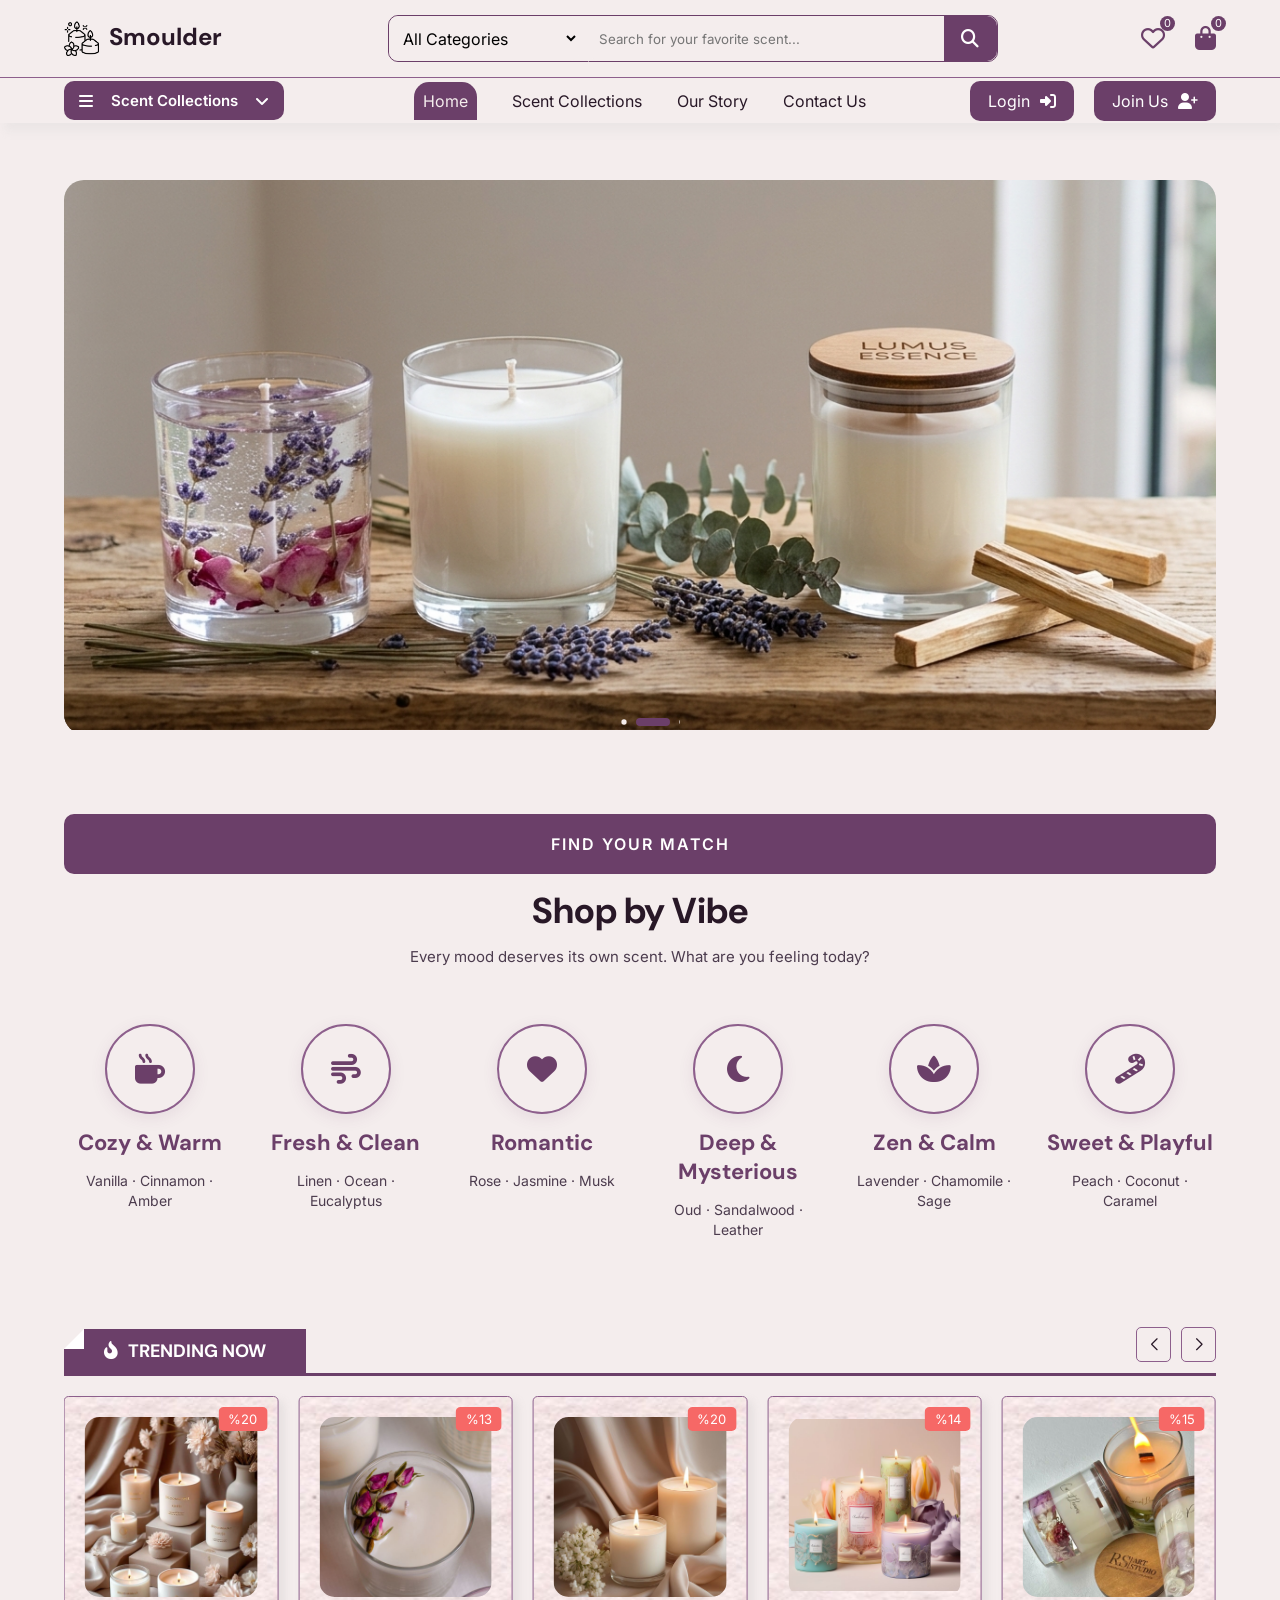
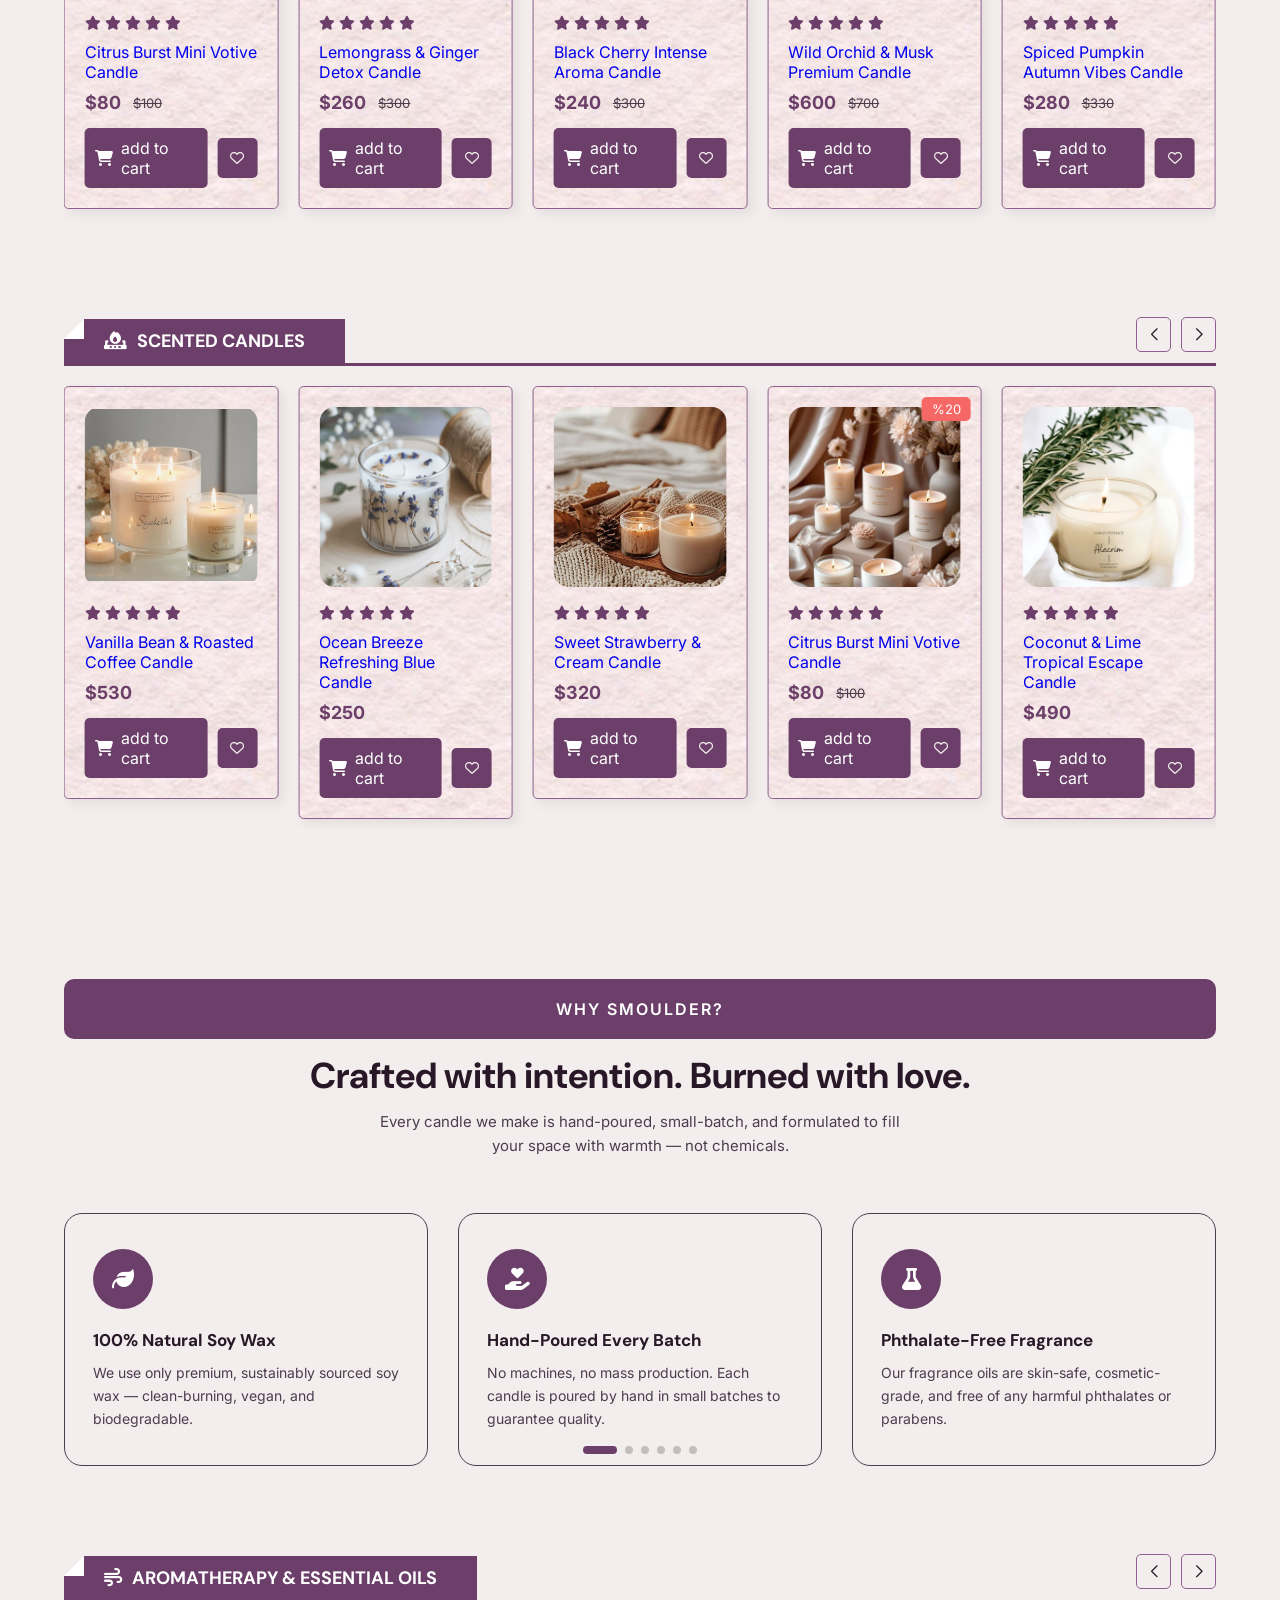
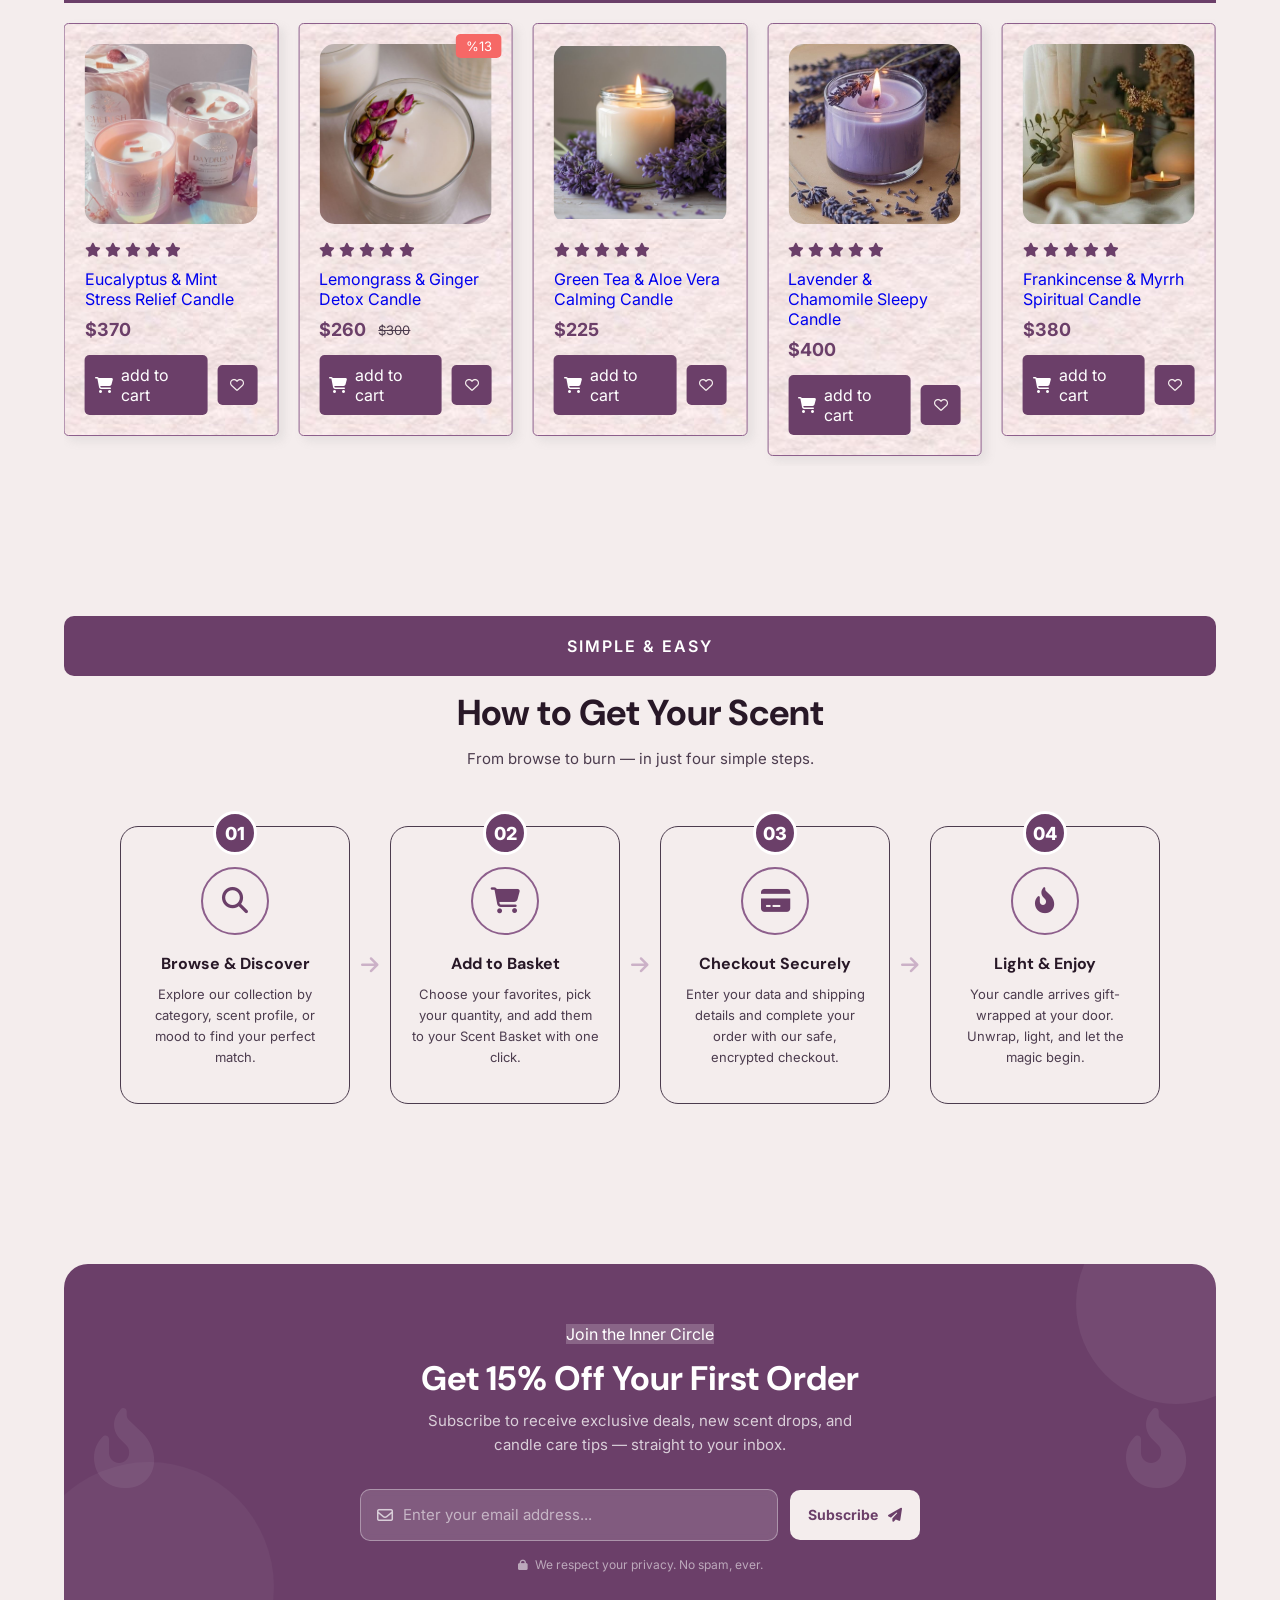
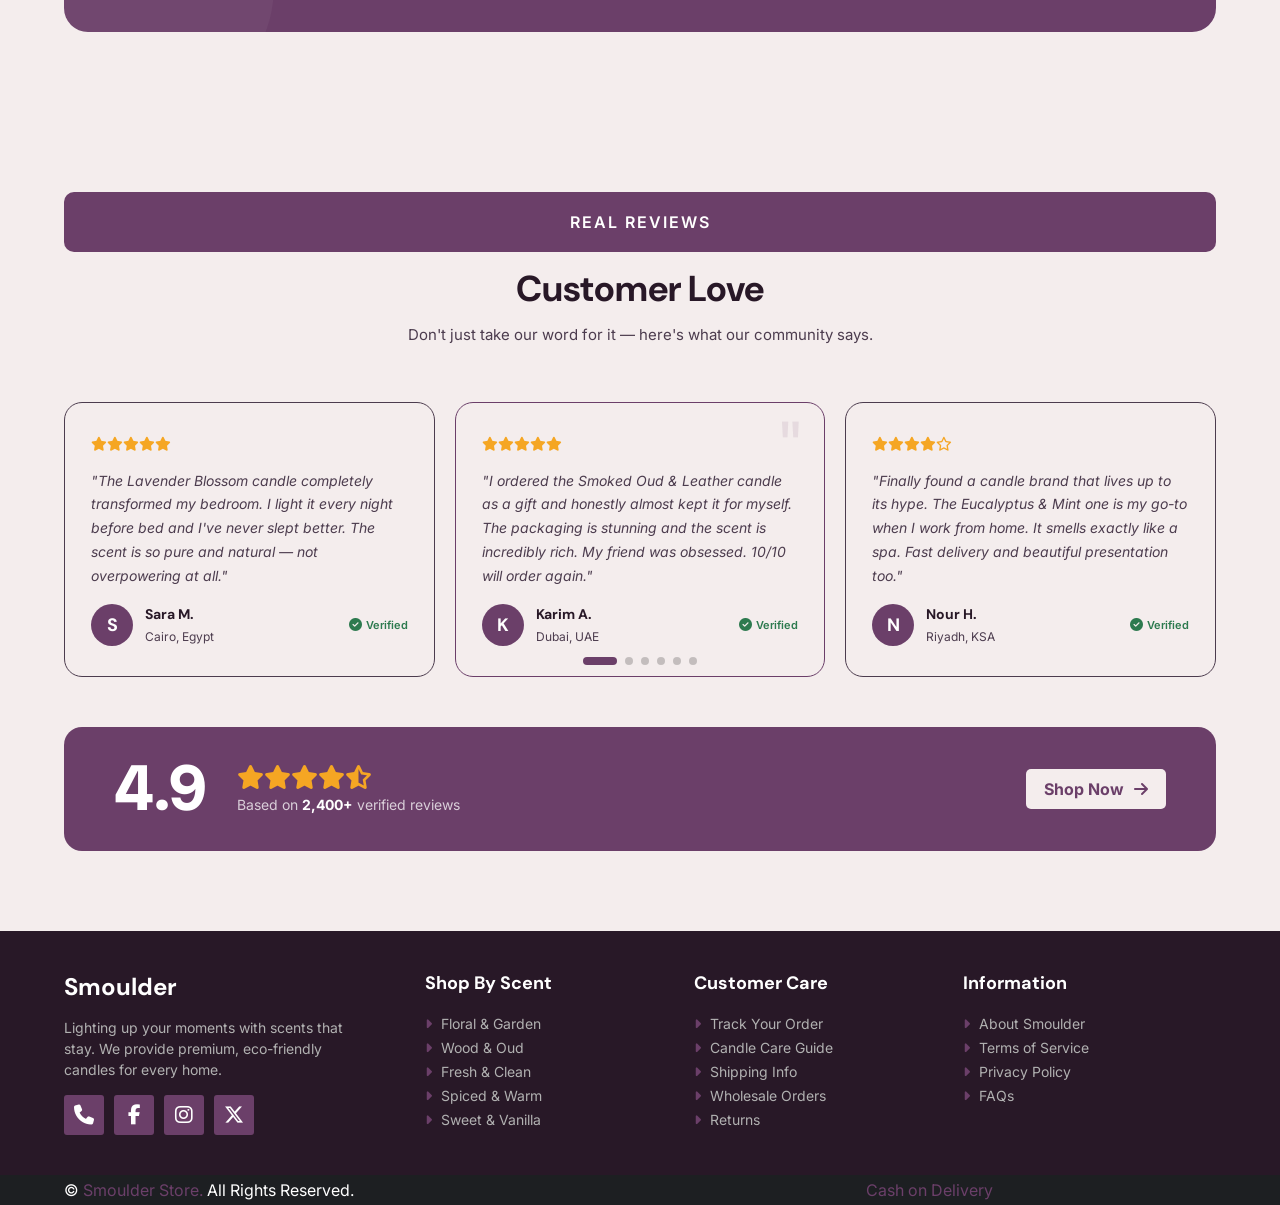
<file: index.html>
<!DOCTYPE html>
<html lang="en">

<head>
    <meta charset="UTF-8">
    <meta name="viewport" content="width=device-width, initial-scale=1.0">
    <title>Smoulder | Home Scents</title>

    <link rel="icon" href="img2/candle.png">
    <link rel="stylesheet" href="https://cdn.jsdelivr.net/npm/swiper@11/swiper-bundle.min.css" />
    <link rel="stylesheet" href="https://cdnjs.cloudflare.com/ajax/libs/font-awesome/6.6.0/css/all.min.css">
    <link rel="stylesheet" href="css/style.css">
</head>

<body>
<!-- cart in header -->
    <div class="cart">
        <div class="top_cart">
            <h3>Scent Basket: <span class="Count_item_cart">0</span></h3>
            <span onclick="open_close_cart()" class="close_cart"><i class="fa-regular fa-circle-xmark"></i></span>
        </div>

        <div class="items_in_cart" id="cart_items">
            </div>

        <div class="bottom_cart">
            <div class="total">
                <p>Subtotal</p>
                <p class="price_cart_toral">$0</p>
            </div>

            <div class="button_cart">
                <a href="checkout.html" class="btn_cart btn">Checkout</a>
                <span onclick="open_close_cart()" class="btn_cart trans_bg btn">Close</span>
            </div>
        </div>
    </div>

 <!-- HEADER -->
    <header>
        <div class="top_header">
            <div class="container">
                <a href="index.html" class="logo">
                    <img src="img2/candle.png" width="35px" height="35px" alt="Smoulder Logo">
                    <h2>Smoulder</h2>
                </a>
                <form action="" class="search_box">
                    <div class="select_box">
                        <select id="category" name="category">
                            <option value="All">All Categories</option>
                            <option value="Cozy">Cozy Candles</option>
                            <option value="Fresh">Fresh Diffusers</option>
                            <option value="Romantic">Romantic Sets</option>
                            <option value="Deep">Deep Oud & Wood</option>
                            <option value="Sweet">Sweet Vanilla</option>
                        </select>
                    </div>
                    <input type="text" name="search" id="search" placeholder="Search for your favorite scent..."
                        required>
                    <button type="submit"><i class="fa-solid fa-magnifying-glass"></i></button>
                </form>
                <div class="header_icons">
                    <div class="icon">
                        <a href="#"><i class="fa-regular fa-heart"></i><span class="count count_favourite">0</span></a>
                    </div>
                    <div onclick="open_close_cart()" class="icon">
                        <i class="fa-solid fa-bag-shopping"></i>
                        <span class="count count_item_header">0</span>
                    </div>
                </div>
            </div>
        </div>
        <div class="bottom_header">
            <div class="container">
                <nav class="nav">
                    <span onclick="open_Menu()" class="open_menu"><i class="fa-solid fa-bars"></i></span>
                    <div class="category_nav">
                        <div onclick="Open_Categ_list()" class="category_btn">
                            <i class="fa-solid fa-bars"></i>
                            <p>Scent Collections</p>
                            <i class="fa-solid fa-angle-down"></i>
                        </div>
                        <div class="category_nav_list">
                            <a href="collection.html">Best Sellers</a>
                            <a href="collection.html">Handmade Candles</a>
                            <a href="collection.html">Essential Oils</a>
                            <a href="collection.html">Home Diffusers</a>
                            <a href="collection.html">Gift Boxes</a>
                            <a href="collection.html">Room Sprays</a>
                        </div>
                    </div>
                    <ul class="nav_links">
                        <span onclick="open_Menu()" class="close_menu"><i class="fa-regular fa-circle-xmark"></i></span>
                        <li class="active"><a href="index.html">Home</a></li>
                        <li><a href="collection.html">Scent Collections</a></li>
                        <li ><a href="our story.html">Our Story</a></li>
                        <li><a href="contact us .html">Contact Us</a></li>
                    </ul>
                </nav>

                <div class="login_signup btns">

                    <a href="javascript:void(0)" onclick="toggleModal('login')" class="btn">Login<i
                            class="fa-solid fa-right-to-bracket"></i></a>
                    <a href="javascript:void(0)" onclick="toggleModal('signup')" class="btn">Join Us<i
                            class="fa-solid fa-user-plus"></i></a>
                </div>
                <!-- header btn -->
                <div class="auth_modal" id="authModal">
                    <div class="modal_content">
                        <span class="close_modal" onclick="toggleModal()">&times;</span>

                        <div id="loginForm" class="auth_form_container">
                            <h2>Welcome Back</h2>
                            <p>Login to your account</p>
                            <form>
                                <input type="email" placeholder="Email Address" required>
                                <input type="password" placeholder="Password" required>
                                <button type="submit" class="auth_btn">Login</button>
                            </form>
                            <p class="switch_text">New here? <a href="javascript:void(0)"
                                    onclick="switchForm('signup')">Create
                                    Account</a></p>
                        </div>

                        <div id="signupForm" class="auth_form_container" style="display: none;">
                            <h2>Create Account</h2>
                            <p>Join Smoulder Luxury</p>
                            <form>
                                <div class="form_grid">
                                    <input type="text" placeholder="First Name" required>
                                    <input type="text" placeholder="Last Name" required>
                                </div>
                                <input type="email" placeholder="Email Address" required>
                                <input type="password" placeholder="Password" required>
                                <button type="submit" class="auth_btn">Sign Up</button>
                            </form>
                            <p class="switch_text">Already have an account? <a href="javascript:void(0)"
                                    onclick="switchForm('login')">Login</a></p>
                        </div>
                    </div>
                </div>
            </div>
        </div>
    </header>
<!-- hero section -->
    <div class="slider">
        <div class="container">
            <div class="slide-swp mySwiper">
                <div class="swiper-wrapper">
                    <div class="swiper-slide">
                        <a href="#"><img src="img2/hero 1.png" height="550px"  alt="Summer Collection"></a>
                    </div>
                    <div class="swiper-slide">
                        <a href="#"><img src="img2/hero 2.png"  height="550px"  alt="Summer Collection"></a>
                    </div>
                    <div class="swiper-slide">
                        <a href="#"><img src="img2/hero 3.png" height="550px"  alt="Summer Collection"></a>
                    </div>
                    <div class="swiper-slide">
                        <a href="#"><img src="img2/hero 1.png" height="550px"  alt="Summer Collection"></a>
                    </div>
                    <div class="swiper-slide">
                        <a href="#"><img src="img2/hero 2.png"  height="550px"  alt="Summer Collection"></a>
                    </div>
                    <div class="swiper-slide">
                        <a href="#"><img src="img2/hero 3.png" height="550px"  alt="Summer Collection"></a>
                    </div>
                </div>
                <div class="swiper-pagination"></div>
            </div>
        </div>
    </div>
     
 <!-- SHOP BY VIBE -->
<section class="shop_by_vibe">
  <div class="container">

    <div class="section_title">
      <span class="label">Find Your Match</span>
      <h2>Shop by Vibe</h2>
      <p>Every mood deserves its own scent. What are you feeling today?</p>
    </div>

    <div class="vibes_grid">

      <a href="collection.html" class="vibe_card" data-vibe="cozy">
        <div class="vibe_circle">
          <i class="fa-solid fa-mug-hot"></i>
        </div>
        <h5>Cozy & Warm</h5>
        <p>Vanilla · Cinnamon · Amber</p>
      </a>

      <a href="collection.html" class="vibe_card" data-vibe="fresh">
        <div class="vibe_circle">
          <i class="fa-solid fa-wind"></i>
        </div>
        <h5>Fresh & Clean</h5>
        <p>Linen · Ocean · Eucalyptus</p>
      </a>

      <a href="collection.html" class="vibe_card" data-vibe="romantic">
        <div class="vibe_circle">
          <i class="fa-solid fa-heart"></i>
        </div>
        <h5>Romantic</h5>
        <p>Rose · Jasmine · Musk</p>
      </a>

      <a href="collection.html" class="vibe_card" data-vibe="deep">
        <div class="vibe_circle">
          <i class="fa-solid fa-moon"></i>
        </div>
        <h5>Deep & Mysterious</h5>
        <p>Oud · Sandalwood · Leather</p>
      </a>

      <a href="collection.html" class="vibe_card" data-vibe="zen">
        <div class="vibe_circle">
          <i class="fa-solid fa-spa"></i>
        </div>
        <h5>Zen & Calm</h5>
        <p>Lavender · Chamomile · Sage</p>
      </a>

      <a href="collection.html" class="vibe_card" data-vibe="sweet">
        <div class="vibe_circle">
          <i class="fa-solid fa-candy-cane"></i>
        </div>
        <h5>Sweet & Playful</h5>
        <p>Peach · Coconut · Caramel</p>
      </a>

    </div>
  </div>
</section>

<!-- section 3 slider -->
    <div class="slider_products slide">
        <div class="container">
            <div class="slide_product mySwiper">
                <div class="top_slide">
                    <h2><i class="fa-solid fa-fire-flame-curved"></i> Trending Now</h2>
                </div>
                <div class="products swiper-wrapper" id="swiper_items_sale">
                    </div>
                <div class="swiper-button-next btn_Swip"></div>
                <div class="swiper-button-prev btn_Swip"></div>
            </div>
        </div>
    </div>

<!-- section 4 slider -->
  <div class="slider_products slide">
    <div class="container">
        <div class="slide_product mySwiper">
            <div class="top_slide">
                <h2><i class="fa-solid fa-fire-burner"></i> Scented Candles</h2>
            </div>
            <div class="products swiper-wrapper" id="swiper_scented">
                </div>
            <div class="swiper-button-next btn_Swip"></div>
            <div class="swiper-button-prev btn_Swip"></div>
        </div>
    </div>
</div>
<!-- why_us -->
<section class="why_us">
  <div class="container">

    <div class="section_title">
      <span class="label">Why Smoulder?</span>
      <h2>Crafted with intention. Burned with love.</h2>
      <p>Every candle we make is hand-poured, small-batch, and formulated to fill your space with warmth — not chemicals.</p>
    </div>

    <div class="why_us_grid swiper why_us_swiper">
      <div class="swiper-wrapper">

        <div class="why_card swiper-slide">
          <div class="why_icon">
            <i class="fa-solid fa-leaf"></i>
          </div>
          <h4>100% Natural Soy Wax</h4>
          <p>We use only premium, sustainably sourced soy wax — clean-burning, vegan, and biodegradable.</p>
        </div>

        <div class="why_card swiper-slide">
          <div class="why_icon">
            <i class="fa-solid fa-hand-holding-heart"></i>
          </div>
          <h4>Hand-Poured Every Batch</h4>
          <p>No machines, no mass production. Each candle is poured by hand in small batches to guarantee quality.</p>
        </div>

        <div class="why_card swiper-slide">
          <div class="why_icon">
            <i class="fa-solid fa-flask"></i>
          </div>
          <h4>Phthalate-Free Fragrance</h4>
          <p>Our fragrance oils are skin-safe, cosmetic-grade, and free of any harmful phthalates or parabens.</p>
        </div>

        <div class="why_card swiper-slide">
          <div class="why_icon">
            <i class="fa-solid fa-fire-flame-curved"></i>
          </div>
          <h4>Up to 60-Hour Burn Time</h4>
          <p>A longer wick life means more moments of calm. Our candles are engineered to burn slowly and evenly.</p>
        </div>

        <div class="why_card swiper-slide">
          <div class="why_icon">
            <i class="fa-solid fa-box-open"></i>
          </div>
          <h4>Gift-Ready Packaging</h4>
          <p>Every order arrives in our signature kraft gift box — perfect for gifting right out of the bag.</p>
        </div>

        <div class="why_card swiper-slide">
          <div class="why_icon">
            <i class="fa-solid fa-recycle"></i>
          </div>
          <h4>Eco-Conscious & Reusable Jars</h4>
          <p>Our vessels are designed to be reused as planters, storage, or décor long after the candle is gone.</p>
        </div>

      </div>

      <div class="swiper-pagination"></div>
    </div>

  </div>
</section>

<!-- section 5 slider -->
<div class="slider_products slide">
    <div class="container">
        <div class="slide_product mySwiper">
            <div class="top_slide">
                <h2><i class="fa-solid fa-wind"></i> Aromatherapy & Essential Oils</h2>
            </div>
            <div class="products swiper-wrapper" id="swiper_aromatherapy">
                </div>
            <div class="swiper-button-next btn_Swip"></div>
            <div class="swiper-button-prev btn_Swip"></div>
        </div>
    </div>
</div>

 <!-- HOW TO ORDER -->
<section class="how_to_order">
  <div class="container">

    <div class="section_title">
      <span class="label">Simple & Easy</span>
      <h2>How to Get Your Scent</h2>
      <p>From browse to burn — in just four simple steps.</p>
    </div>

    <div class="steps_wrapper">

      <div class="step_card">
        <div class="step_number">01</div>
        <div class="step_icon">
          <i class="fa-solid fa-magnifying-glass"></i>
        </div>
        <h4>Browse & Discover</h4>
        <p>Explore our collection by category, scent profile, or mood to find your perfect match.</p>
      </div>

      <div class="step_connector"><i class="fa-solid fa-arrow-right"></i></div>

      <div class="step_card">
        <div class="step_number">02</div>
        <div class="step_icon">
          <i class="fa-solid fa-cart-shopping"></i>
        </div>
        <h4>Add to Basket</h4>
        <p>Choose your favorites, pick your quantity, and add them to your Scent Basket with one click.</p>
      </div>

      <div class="step_connector"><i class="fa-solid fa-arrow-right"></i></div>

      <div class="step_card">
        <div class="step_number">03</div>
        <div class="step_icon">
          <i class="fa-solid fa-credit-card"></i>
        </div>
        <h4>Checkout Securely</h4>
        <p>Enter your data and shipping details and complete your order with our safe, encrypted checkout.</p>
      </div>

      <div class="step_connector"><i class="fa-solid fa-arrow-right"></i></div>

      <div class="step_card">
        <div class="step_number">04</div>
        <div class="step_icon">
          <i class="fa-solid fa-fire-flame-curved"></i>
        </div>
        <h4>Light & Enjoy</h4>
        <p>Your candle arrives gift-wrapped at your door. Unwrap, light, and let the magic begin.</p>
      </div>

    </div>

  </div>
</section>

 <!-- NEWSLETTER -->
<section class="newsletter">
  <div class="container">
    <div class="newsletter_inner">

      <div class="newsletter_flame_left">
        <i class="fa-solid fa-fire-flame-curved"></i>
      </div>
      <div class="newsletter_flame_right">
        <i class="fa-solid fa-fire-flame-curved"></i>
      </div>

      <div class="newsletter_text">
        <span class="label label_light">Join the Inner Circle</span>
        <h2>Get 15% Off Your First Order</h2>
        <p>Subscribe to receive exclusive deals, new scent drops, and candle care tips — straight to your inbox.</p>
      </div>

      <form class="newsletter_form" onsubmit="handleNewsletterSubmit(event)">
        <div class="newsletter_input_wrap">
          <i class="fa-regular fa-envelope"></i>
          <input type="email" placeholder="Enter your email address..." required>
        </div>
        <button type="submit" class="btn">
          Subscribe <i class="fa-solid fa-paper-plane"></i>
        </button>
      </form>

      <p class="newsletter_note">
        <i class="fa-solid fa-lock"></i> We respect your privacy. No spam, ever.
      </p>

    </div>
  </div>
</section>

 <!-- CUSTOMER LOVE -->
<section class="customer_love">
  <div class="container">

    <div class="section_title">
      <span class="label">Real Reviews</span>
      <h2>Customer Love</h2>
      <p>Don't just take our word for it — here's what our community says.</p>
    </div>

    <div class="reviews_grid swiper reviews_swiper">
      <div class="swiper-wrapper">

        <div class="review_card swiper-slide">
          <div class="review_stars">
            <i class="fa-solid fa-star"></i><i class="fa-solid fa-star"></i><i class="fa-solid fa-star"></i><i class="fa-solid fa-star"></i><i class="fa-solid fa-star"></i>
          </div>
          <p class="review_text">"The Lavender Blossom candle completely transformed my bedroom. I light it every night before bed and I've never slept better. The scent is so pure and natural — not overpowering at all."</p>
          <div class="review_author">
            <div class="author_avatar">S</div>
            <div class="author_info">
              <h5>Sara M.</h5>
              <span>Cairo, Egypt</span>
            </div>
            <div class="verified_badge"><i class="fa-solid fa-circle-check"></i> Verified</div>
          </div>
        </div>

        <div class="review_card featured_review swiper-slide">
          <div class="review_stars">
            <i class="fa-solid fa-star"></i><i class="fa-solid fa-star"></i><i class="fa-solid fa-star"></i><i class="fa-solid fa-star"></i><i class="fa-solid fa-star"></i>
          </div>
          <p class="review_text">"I ordered the Smoked Oud & Leather candle as a gift and honestly almost kept it for myself. The packaging is stunning and the scent is incredibly rich. My friend was obsessed. 10/10 will order again."</p>
          <div class="review_author">
            <div class="author_avatar">K</div>
            <div class="author_info">
              <h5>Karim A.</h5>
              <span>Dubai, UAE</span>
            </div>
            <div class="verified_badge"><i class="fa-solid fa-circle-check"></i> Verified</div>
          </div>
        </div>

        <div class="review_card swiper-slide">
          <div class="review_stars">
            <i class="fa-solid fa-star"></i><i class="fa-solid fa-star"></i><i class="fa-solid fa-star"></i><i class="fa-solid fa-star"></i><i class="fa-regular fa-star"></i>
          </div>
          <p class="review_text">"Finally found a candle brand that lives up to its hype. The Eucalyptus & Mint one is my go-to when I work from home. It smells exactly like a spa. Fast delivery and beautiful presentation too."</p>
          <div class="review_author">
            <div class="author_avatar">N</div>
            <div class="author_info">
              <h5>Nour H.</h5>
              <span>Riyadh, KSA</span>
            </div>
            <div class="verified_badge"><i class="fa-solid fa-circle-check"></i> Verified</div>
          </div>
        </div>

        <div class="review_card swiper-slide">
          <div class="review_stars">
            <i class="fa-solid fa-star"></i><i class="fa-solid fa-star"></i><i class="fa-solid fa-star"></i><i class="fa-solid fa-star"></i><i class="fa-solid fa-star"></i>
          </div>
          <p class="review_text">"The Lavender Blossom candle completely transformed my bedroom. I light it every night before bed and I've never slept better. The scent is so pure and natural — not overpowering at all."</p>
          <div class="review_author">
            <div class="author_avatar">S</div>
            <div class="author_info">
              <h5>Sara M.</h5>
              <span>Cairo, Egypt</span>
            </div>
            <div class="verified_badge"><i class="fa-solid fa-circle-check"></i> Verified</div>
          </div>
        </div>

        <div class="review_card featured_review swiper-slide">
          <div class="review_stars">
            <i class="fa-solid fa-star"></i><i class="fa-solid fa-star"></i><i class="fa-solid fa-star"></i><i class="fa-solid fa-star"></i><i class="fa-solid fa-star"></i>
          </div>
          <p class="review_text">"I ordered the Smoked Oud & Leather candle as a gift and honestly almost kept it for myself. The packaging is stunning and the scent is incredibly rich. My friend was obsessed. 10/10 will order again."</p>
          <div class="review_author">
            <div class="author_avatar">K</div>
            <div class="author_info">
              <h5>Karim A.</h5>
              <span>Dubai, UAE</span>
            </div>
            <div class="verified_badge"><i class="fa-solid fa-circle-check"></i> Verified</div>
          </div>
        </div>

        <div class="review_card swiper-slide">
          <div class="review_stars">
            <i class="fa-solid fa-star"></i><i class="fa-solid fa-star"></i><i class="fa-solid fa-star"></i><i class="fa-solid fa-star"></i><i class="fa-regular fa-star"></i>
          </div>
          <p class="review_text">"Finally found a candle brand that lives up to its hype. The Eucalyptus & Mint one is my go-to when I work from home. It smells exactly like a spa. Fast delivery and beautiful presentation too."</p>
          <div class="review_author">
            <div class="author_avatar">N</div>
            <div class="author_info">
              <h5>Nour H.</h5>
              <span>Riyadh, KSA</span>
            </div>
            <div class="verified_badge"><i class="fa-solid fa-circle-check"></i> Verified</div>
          </div>
        </div>

      </div>

      <div class="swiper-pagination"></div>
    </div>

    <div class="rating_strip">
      <div class="rating_number">4.9</div>
      <div class="rating_details">
        <div class="rating_stars_big">
          <i class="fa-solid fa-star"></i><i class="fa-solid fa-star"></i><i class="fa-solid fa-star"></i><i class="fa-solid fa-star"></i><i class="fa-solid fa-star-half-stroke"></i>
        </div>
        <p>Based on <strong>2,400+</strong> verified reviews</p>
      </div>
      <a href="collection.html" class="btn">Shop Now <i class="fa-solid fa-arrow-right"></i></a>
    </div>

  </div>
</section>

<!-- footer -->
    <footer>
        <div class="container">
            <div class="big_row">
                <a href="#" class="logo">
                    <h2 style="color: white;">Smoulder</h2>
                </a>
                <p>Lighting up your moments with scents that stay. We provide premium, eco-friendly candles for every home.</p>
                <div class="icons_footer">
                    <a href="#"><i class="fa-solid fa-phone"></i></a>
                    <a href="#"><i class="fa-brands fa-facebook-f"></i></a>
                    <a href="#"><i class="fa-brands fa-instagram"></i></a>
                    <a href="#"><i class="fa-brands fa-x-twitter"></i></a>
                </div>
            </div>

            <div class="row">
                <h4>Shop By Scent</h4>
                <div class="links">
                    <a href="#"><i class="fa-solid fa-caret-right"></i> Floral & Garden</a>
                    <a href="#"><i class="fa-solid fa-caret-right"></i> Wood & Oud</a>
                    <a href="#"><i class="fa-solid fa-caret-right"></i> Fresh & Clean</a>
                    <a href="#"><i class="fa-solid fa-caret-right"></i> Spiced & Warm</a>
                    <a href="#"><i class="fa-solid fa-caret-right"></i> Sweet & Vanilla</a>
                </div>
            </div>

            <div class="row">
                <h4>Customer Care</h4>
                <div class="links">
                    <a href="#"><i class="fa-solid fa-caret-right"></i> Track Your Order</a>
                    <a href="#"><i class="fa-solid fa-caret-right"></i> Candle Care Guide</a>
                    <a href="#"><i class="fa-solid fa-caret-right"></i> Shipping Info</a>
                    <a href="#"><i class="fa-solid fa-caret-right"></i> Wholesale Orders</a>
                    <a href="#"><i class="fa-solid fa-caret-right"></i> Returns</a>
                </div>
            </div>

            <div class="row">
                <h4>Information</h4>
                <div class="links">
                    <a href="#"><i class="fa-solid fa-caret-right"></i> About Smoulder</a>
                    <a href="#"><i class="fa-solid fa-caret-right"></i> Terms of Service</a>
                    <a href="#"><i class="fa-solid fa-caret-right"></i> Privacy Policy</a>
                    <a href="#"><i class="fa-solid fa-caret-right"></i> FAQs</a>
                </div>
            </div>
        </div>

        <div class="bottom_footer">
            <div class="container">
                <p>&copy; <span>Smoulder Store.</span> All Rights Reserved.</p>
                <div class="payment_img">
                    <span>Cash on Delivery</span>
                </div>
            </div>
        </div>
    </footer>

    <script src="https://cdn.jsdelivr.net/npm/swiper@11/swiper-bundle.min.js"></script>
    <script src="js/swiper.js"></script>
    <script src="js/items_home.js"></script>
    <script src="js/main.js"></script>
</body>

</html>
</file>
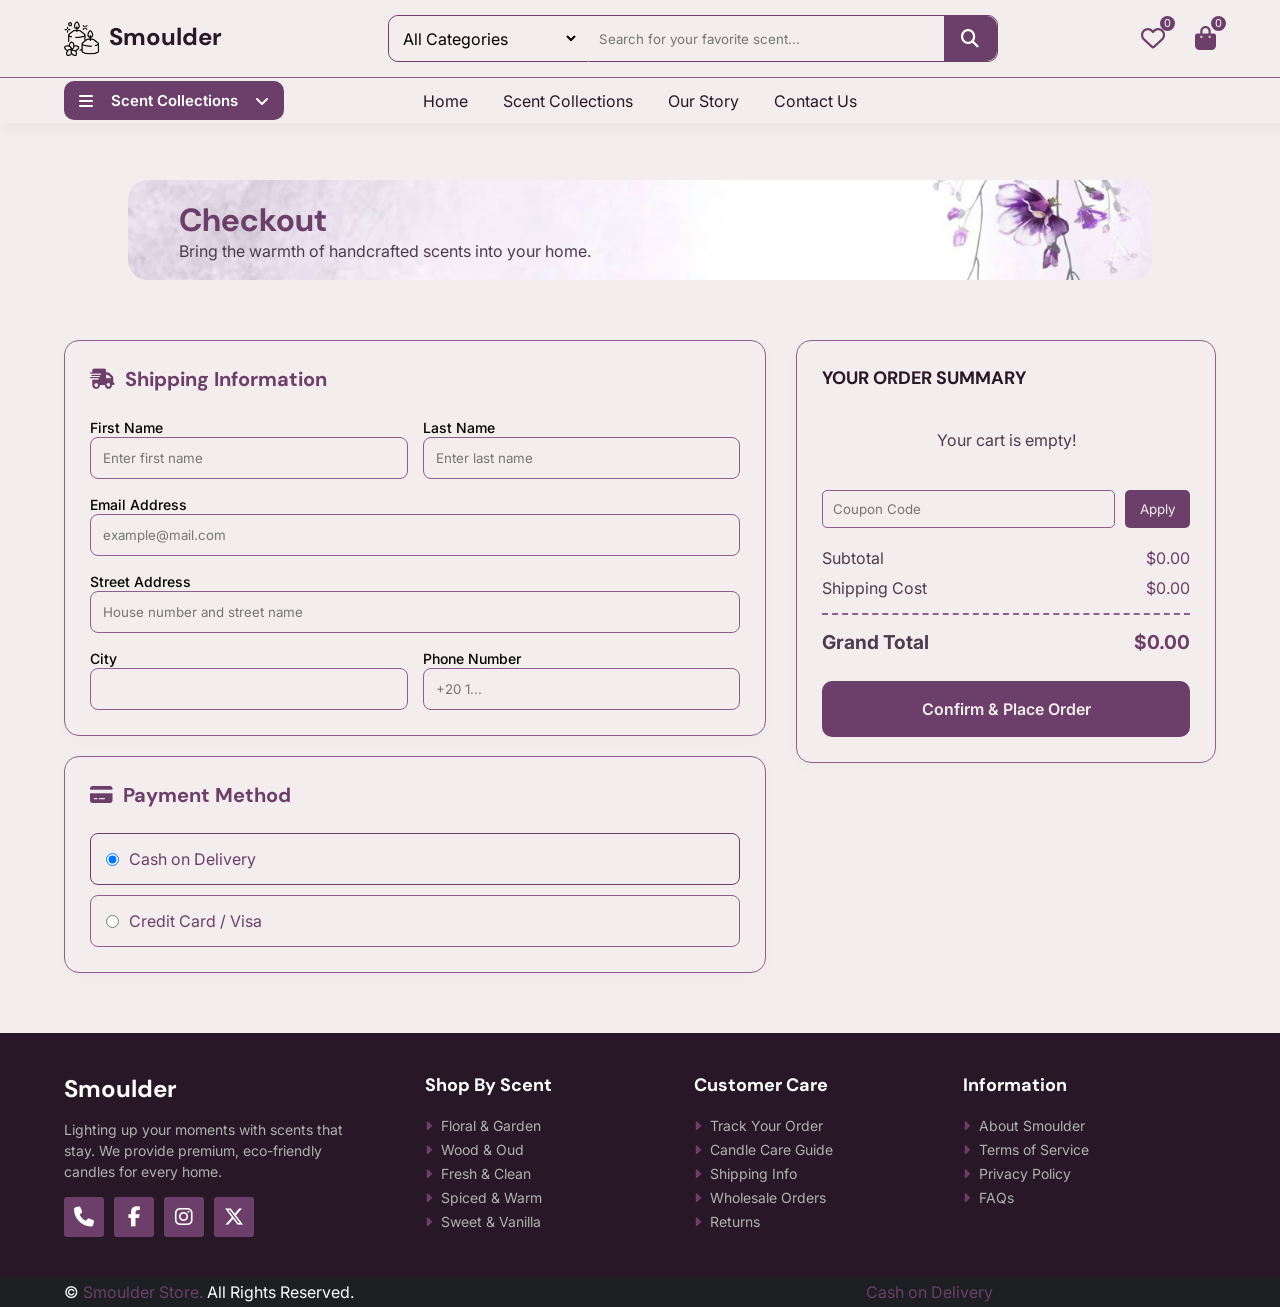
<file: checkout.html>
<!DOCTYPE html>
<html lang="en">

<head>
    <meta charset="UTF-8">
    <meta name="viewport" content="width=device-width, initial-scale=1.0">
    <title>Smoulder | Checkout</title>

    <link rel="icon" href="img2/candle.png">
    <link rel="stylesheet" href="https://cdnjs.cloudflare.com/ajax/libs/font-awesome/6.6.0/css/all.min.css">
    <link rel="stylesheet" href="css/style.css">
</head>

<body>
    <!-- cart in header -->

    <div class="cart">
        <div class="top_cart">
            <h3>Scent Basket: <span class="Count_item_cart">0</span></h3>
            <span onclick="open_close_cart()" class="close_cart"><i class="fa-regular fa-circle-xmark"></i></span>
        </div>

        <div class="items_in_cart" id="cart_items">
        </div>

        <div class="bottom_cart">
            <div class="total">
                <p>Subtotal</p>
                <p class="price_cart_toral">$0</p>
            </div>

            <div class="button_cart">
                <a href="checkout.html" class="btn_cart btn">Checkout</a>
                <span onclick="open_close_cart()" class="btn_cart trans_bg btn">Close</span>
            </div>
        </div>
    </div>

  <!-- HEADER -->
    <header>
        <div class="top_header">
            <div class="container">
                <a href="index.html" class="logo">
                    <img src="img2/candle.png" width="35px" height="35px" alt="Smoulder Logo">
                    <h2>Smoulder</h2>
                </a>
                <form action="" class="search_box">
                    <div class="select_box">
                        <select id="category" name="category">
                            <option value="All">All Categories</option>
                            <option value="Cozy">Cozy Candles</option>
                            <option value="Fresh">Fresh Diffusers</option>
                            <option value="Romantic">Romantic Sets</option>
                            <option value="Deep">Deep Oud & Wood</option>
                            <option value="Sweet">Sweet Vanilla</option>
                        </select>
                    </div>
                    <input type="text" name="search" id="search" placeholder="Search for your favorite scent..."
                        required>
                    <button type="submit"><i class="fa-solid fa-magnifying-glass"></i></button>
                </form>
                <div class="header_icons">
                    <div class="icon">
                        <a href="#"><i class="fa-regular fa-heart"></i><span class="count count_favourite">0</span></a>
                    </div>
                    <div onclick="open_close_cart()" class="icon">
                        <i class="fa-solid fa-bag-shopping"></i>
                        <span class="count count_item_header">0</span>
                    </div>
                </div>
            </div>
        </div>
        <div class="bottom_header">
            <div class="container">
                <nav class="nav">
                    <span onclick="open_Menu()" class="open_menu"><i class="fa-solid fa-bars"></i></span>
                    <div class="category_nav">
                        <div onclick="Open_Categ_list()" class="category_btn">
                            <i class="fa-solid fa-bars"></i>
                            <p>Scent Collections</p>
                            <i class="fa-solid fa-angle-down"></i>
                        </div>
                        <div class="category_nav_list">
                            <a href="collection.html">Best Sellers</a>
                            <a href="collection.html">Handmade Candles</a>
                            <a href="collection.html">Essential Oils</a>
                            <a href="collection.html">Home Diffusers</a>
                            <a href="collection.html">Gift Boxes</a>
                            <a href="collection.html">Room Sprays</a>
                        </div>
                    </div>
                    <ul class="nav_links">
                        <span onclick="open_Menu()" class="close_menu"><i class="fa-regular fa-circle-xmark"></i></span>
                        <li><a href="index.html">Home</a></li>
                        <li><a href="collection.html">Scent Collections</a></li>
                        <li ><a href="our story.html">Our Story</a></li>
                        <li><a href="contact us .html">Contact Us</a></li>
                    </ul>
                </nav>
            </div>
        </div>
    </header>
    <!-- hero section -->
    <section class="checkout-hero">
        <div class="container">
            <div class="hero-content text-center">
                <h1>Checkout</h1>
                <p>Bring the warmth of handcrafted scents into your home.</p>
            </div>
        </div>
    </section>

    <section class="checkout">
        <div class="container">
            <form id="checkoutForm" class="checkout_wrapper">

                <div class="left_side">
                    <div class="input_info">
                        <h2><i class="fa-solid fa-truck-fast"></i> Shipping Information</h2>
                        <div class="form_group">
                            <div class="form_control">
                                <label>First Name</label>
                                <input type="text" name="first_name" placeholder="Enter first name" required>
                            </div>
                            <div class="form_control">
                                <label>Last Name</label>
                                <input type="text" name="last_name" placeholder="Enter last name" required>
                            </div>
                            <div class="form_control full">
                                <label>Email Address</label>
                                <input type="email" name="email" placeholder="example@mail.com" required>
                            </div>
                            <div class="form_control full">
                                <label>Street Address</label>
                                <input type="text" name="address" placeholder="House number and street name" required>
                            </div>
                            <div class="form_control">
                                <label>City</label>
                                <input type="text" name="city" required>
                            </div>
                            <div class="form_control">
                                <label>Phone Number</label>
                                <input type="tel" name="phone" placeholder="+20 1..." required>
                            </div>
                        </div>
                    </div>

                    <div class="input_info mt_20">
                        <h2><i class="fa-solid fa-credit-card"></i> Payment Method</h2>
                        <div class="payment_options">
                            <label class="payment_option">
                                <input type="radio" name="payment" value="cod" checked>
                                <span>Cash on Delivery</span>
                            </label>
                            <label class="payment_option">
                                <input type="radio" name="payment" value="card">
                                <span>Credit Card / Visa</span>
                            </label>
                        </div>
                    </div>
                </div>

                <div class="ordersummary">
                    <h1>Your Order Summary</h1>

                    <div class="items" id="summaryItems">
                    </div>

                    <div class="promo_code">
                        <input type="text" placeholder="Coupon Code">
                        <button type="button">Apply</button>
                    </div>

                    <div class="bottom_summary">
                        <div class="shop_table">
                            <p>Subtotal</p>
                            <span id="subtotalText">$0.00</span>
                        </div>
                        <div class="shop_table">
                            <p>Shipping Cost</p>
                            <span id="shippingText">$20.00</span>
                        </div>
                        <div class="shop_table final_total">
                            <p>Grand Total</p>
                            <span id="totalText">$0.00</span>
                        </div>
                        <div class="button_div">
                            <p id="orderStatus" role="status" style="margin-bottom:12px"></p>
                            <button type="submit" id="placeOrderBtn">Confirm & Place Order</button>
                        </div>
                    </div>
                </div>
            </form>
        </div>
    </section>

    <!-- footer -->
    <footer>
        <div class="container">
            <div class="big_row">
                <a href="#" class="logo">
                    <h2 style="color: white;">Smoulder</h2>
                </a>
                <p>Lighting up your moments with scents that stay. We provide premium, eco-friendly candles for every
                    home.</p>
                <div class="icons_footer">
                    <a href="#"><i class="fa-solid fa-phone"></i></a>
                    <a href="#"><i class="fa-brands fa-facebook-f"></i></a>
                    <a href="#"><i class="fa-brands fa-instagram"></i></a>
                    <a href="#"><i class="fa-brands fa-x-twitter"></i></a>
                </div>
            </div>

            <div class="row">
                <h4>Shop By Scent</h4>
                <div class="links">
                    <a href="#"><i class="fa-solid fa-caret-right"></i> Floral & Garden</a>
                    <a href="#"><i class="fa-solid fa-caret-right"></i> Wood & Oud</a>
                    <a href="#"><i class="fa-solid fa-caret-right"></i> Fresh & Clean</a>
                    <a href="#"><i class="fa-solid fa-caret-right"></i> Spiced & Warm</a>
                    <a href="#"><i class="fa-solid fa-caret-right"></i> Sweet & Vanilla</a>
                </div>
            </div>

            <div class="row">
                <h4>Customer Care</h4>
                <div class="links">
                    <a href="#"><i class="fa-solid fa-caret-right"></i> Track Your Order</a>
                    <a href="#"><i class="fa-solid fa-caret-right"></i> Candle Care Guide</a>
                    <a href="#"><i class="fa-solid fa-caret-right"></i> Shipping Info</a>
                    <a href="#"><i class="fa-solid fa-caret-right"></i> Wholesale Orders</a>
                    <a href="#"><i class="fa-solid fa-caret-right"></i> Returns</a>
                </div>
            </div>

            <div class="row">
                <h4>Information</h4>
                <div class="links">
                    <a href="#"><i class="fa-solid fa-caret-right"></i> About Smoulder</a>
                    <a href="#"><i class="fa-solid fa-caret-right"></i> Terms of Service</a>
                    <a href="#"><i class="fa-solid fa-caret-right"></i> Privacy Policy</a>
                    <a href="#"><i class="fa-solid fa-caret-right"></i> FAQs</a>
                </div>
            </div>
        </div>

        <div class="bottom_footer">
            <div class="container">
                <p>&copy; <span>Smoulder Store.</span> All Rights Reserved.</p>
                <div class="payment_img">
                    <span>Cash on Delivery</span>
                </div>
            </div>
        </div>
    </footer>



    <script src="https://cdn.jsdelivr.net/npm/swiper@11/swiper-bundle.min.js"></script>
    <script src="js/swiper.js"></script>
    <script src="js/items_home.js"></script>
    <script src="js/main.js"></script>
</body>

</html>
</file>
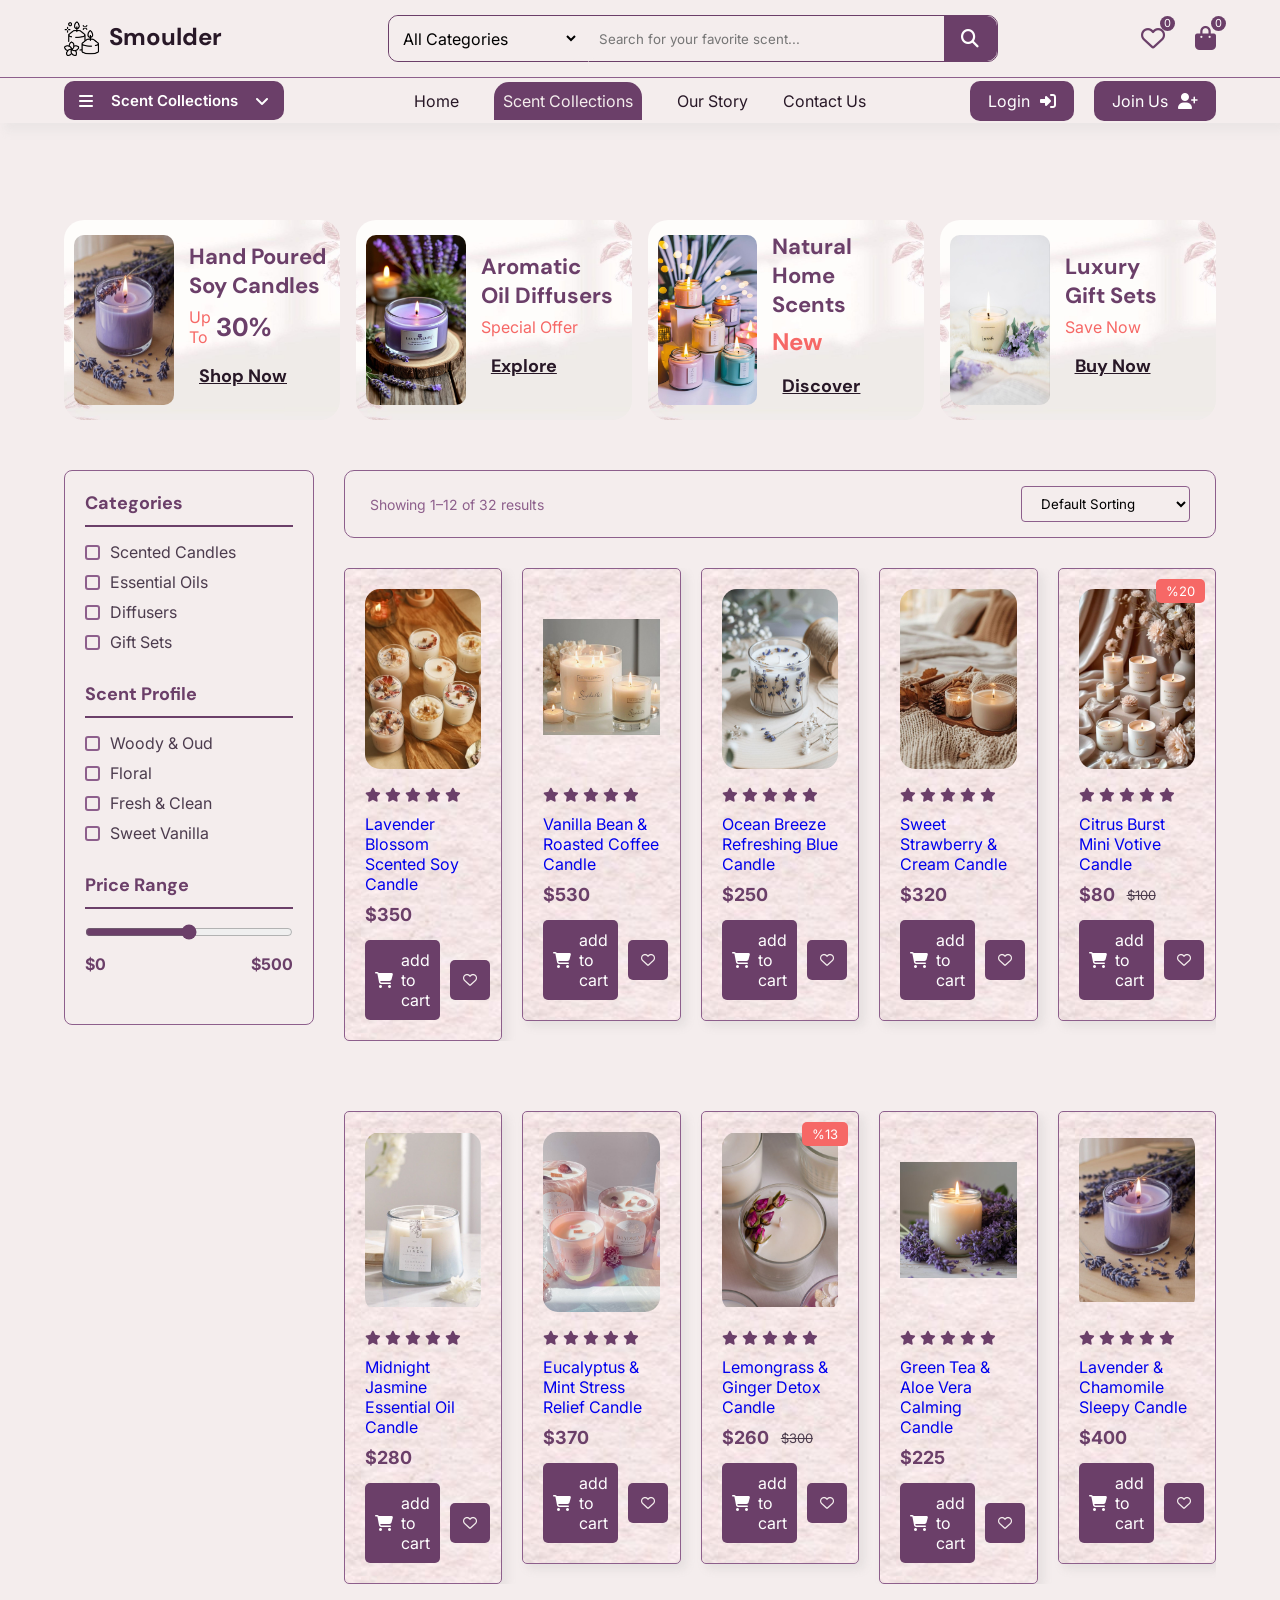
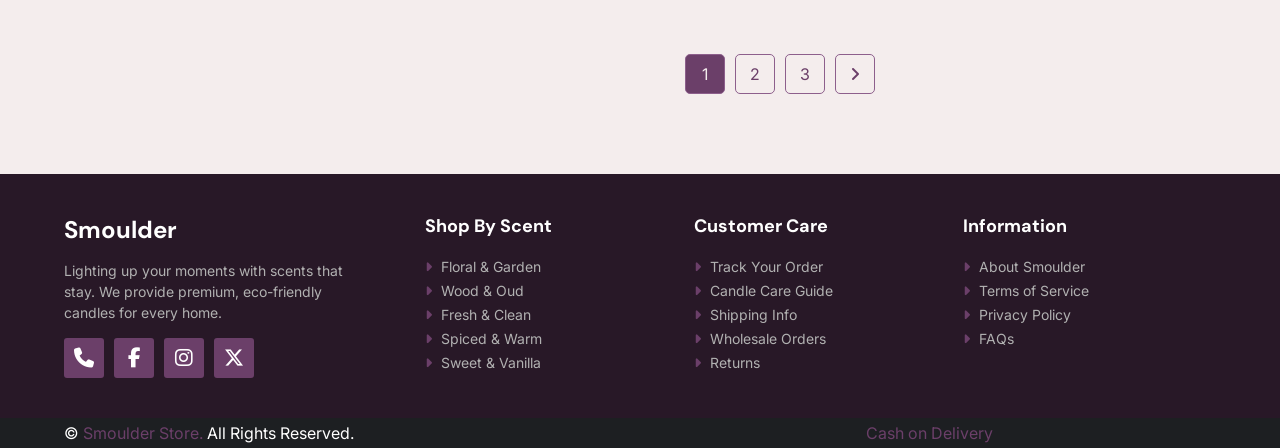
<file: collection.html>
<!DOCTYPE html>
<html lang="en">

<head>
    <meta charset="UTF-8">
    <meta name="viewport" content="width=device-width, initial-scale=1.0">
    <title>Smoulder | Scent Collections</title>

    <link rel="icon" href="img2/candle.png">

    <link rel="stylesheet" href="https://cdn.jsdelivr.net/npm/swiper@11/swiper-bundle.min.css" />
    <link rel="stylesheet" href="https://cdnjs.cloudflare.com/ajax/libs/font-awesome/6.6.0/css/all.min.css">
    <link rel="stylesheet" href="css/style.css">
</head>

<body>
    <div class="cart">
        <div class="top_cart">
            <h3>Scent Basket: <span class="Count_item_cart">0</span></h3>
            <span onclick="open_close_cart()" class="close_cart"><i class="fa-regular fa-circle-xmark"></i></span>
        </div>

        <div class="items_in_cart" id="cart_items">
        </div>

        <div class="bottom_cart">
            <div class="total">
                <p>Subtotal</p>
                <p class="price_cart_toral">$0</p>
            </div>

            <div class="button_cart">
                <a href="checkout.html" class="btn_cart btn">Checkout</a>
                <span onclick="open_close_cart()" class="btn_cart trans_bg btn">Close</span>
            </div>
        </div>
    </div>
     <!-- HEADER -->
    <header>
        <div class="top_header">
            <div class="container">
                <a href="index.html" class="logo">
                    <img src="img2/candle.png" width="35px" height="35px" alt="Smoulder Logo">
                    <h2>Smoulder</h2>
                </a>
                <form action="" class="search_box">
                    <div class="select_box">
                        <select id="category" name="category">
                            <option value="All">All Categories</option>
                            <option value="Cozy">Cozy Candles</option>
                            <option value="Fresh">Fresh Diffusers</option>
                            <option value="Romantic">Romantic Sets</option>
                            <option value="Deep">Deep Oud & Wood</option>
                            <option value="Sweet">Sweet Vanilla</option>
                        </select>
                    </div>
                    <input type="text" name="search" id="search" placeholder="Search for your favorite scent..."
                        required>
                    <button type="submit"><i class="fa-solid fa-magnifying-glass"></i></button>
                </form>
                <div class="header_icons">
                    <div class="icon">
                        <a href="#"><i class="fa-regular fa-heart"></i><span class="count count_favourite">0</span></a>
                    </div>
                    <div onclick="open_close_cart()" class="icon">
                        <i class="fa-solid fa-bag-shopping"></i>
                        <span class="count count_item_header">0</span>
                    </div>
                </div>
            </div>
        </div>
        <div class="bottom_header">
            <div class="container">
                <nav class="nav">
                    <span onclick="open_Menu()" class="open_menu"><i class="fa-solid fa-bars"></i></span>
                    <div class="category_nav">
                        <div onclick="Open_Categ_list()" class="category_btn">
                            <i class="fa-solid fa-bars"></i>
                            <p>Scent Collections</p>
                            <i class="fa-solid fa-angle-down"></i>
                        </div>
                        <div class="category_nav_list">
                            <a href="#">Best Sellers</a>
                            <a href="#">Handmade Candles</a>
                            <a href="#">Essential Oils</a>
                            <a href="#">Home Diffusers</a>
                            <a href="#">Gift Boxes</a>
                            <a href="#">Room Sprays</a>
                        </div>
                    </div>
                    <ul class="nav_links">
                        <span onclick="open_Menu()" class="close_menu"><i class="fa-regular fa-circle-xmark"></i></span>
                        <li><a href="index.html">Home</a></li>
                        <li class="active"><a href="collection.html">Scent Collections</a></li>
                        <li ><a href="our story.html">Our Story</a></li>
                        <li><a href="contact us .html">Contact Us</a></li>
                    </ul>
                </nav>

                <div class="login_signup btns">

                    <a href="javascript:void(0)" onclick="toggleModal('login')" class="btn">Login<i
                            class="fa-solid fa-right-to-bracket"></i></a>
                    <a href="javascript:void(0)" onclick="toggleModal('signup')" class="btn">Join Us<i
                            class="fa-solid fa-user-plus"></i></a>
                </div>
                <!-- header btn -->
                <div class="auth_modal" id="authModal">
                    <div class="modal_content">
                        <span class="close_modal" onclick="toggleModal()">&times;</span>

                        <div id="loginForm" class="auth_form_container">
                            <h2>Welcome Back</h2>
                            <p>Login to your account</p>
                            <form>
                                <input type="email" placeholder="Email Address" required>
                                <input type="password" placeholder="Password" required>
                                <button type="submit" class="auth_btn">Login</button>
                            </form>
                            <p class="switch_text">New here? <a href="javascript:void(0)"
                                    onclick="switchForm('signup')">Create
                                    Account</a></p>
                        </div>

                        <div id="signupForm" class="auth_form_container" style="display: none;">
                            <h2>Create Account</h2>
                            <p>Join Smoulder Luxury</p>
                            <form>
                                <div class="form_grid">
                                    <input type="text" placeholder="First Name" required>
                                    <input type="text" placeholder="Last Name" required>
                                </div>
                                <input type="email" placeholder="Email Address" required>
                                <input type="password" placeholder="Password" required>
                                <button type="submit" class="auth_btn">Sign Up</button>
                            </form>
                            <p class="switch_text">Already have an account? <a href="javascript:void(0)"
                                    onclick="switchForm('login')">Login</a></p>
                        </div>
                    </div>
                </div>
            </div>
        </div>
    </header>
    <!-- hero section -->
    <div class="banners_4">
        <div class="container">
            <div class="box">
                <a href="#" class="link_btn"></a>
                <img src="img2/download (1).jpg" height="170px" alt="">
                <div class="text">
                    <h5>Hand Poured</h5>
                    <h5>Soy Candles</h5>
                    <div class="sale">
                        <p>Up <br> To</p>
                        <span>30%</span>
                    </div>
                    <h6>Shop Now</h6>
                </div>
            </div>

            <div class="box">
                <a href="#" class="link_btn"></a>
                <img src="img2/download (2).jpg" height="170px" alt="">
                <div class="text">
                    <h5>Aromatic</h5>
                    <h5>Oil Diffusers</h5>
                    <div class="sale">
                        <p>Special Offer</p>
                    </div>
                    <h6>Explore</h6>
                </div>
            </div>

            <div class="box">
                <a href="#" class="link_btn"></a>
                <img src="img2/download (3).jpg" height="170px" alt="">
                <div class="text">
                    <h5>Natural</h5>
                    <h5>Home Scents</h5>
                    <div class="sale">
                        <h4>New</h4>
                    </div>
                    <h6>Discover</h6>
                </div>
            </div>

            <div class="box">
                <a href="#" class="link_btn"></a>
                <img src="img2/download (6).jpg" height="170px" alt="">
                <div class="text">
                    <h5>Luxury</h5>
                    <h5>Gift Sets</h5>
                    <div class="sale">
                        <p>Save Now</p>
                    </div>
                    <h6>Buy Now</h6>
                </div>
            </div>
        </div>
    </div>
    <!-- category -->
    <div class="shop_page">
        <div class="container">
            <div class="shop_container">
                <!-- slider -->
                <aside class="sidebar">
                    <div class="filter_section">
                        <h4>Categories</h4>
                        <ul class="filter_list">
                            <li><input type="checkbox" id="cat1"> <label for="cat1">Scented Candles</label></li>
                            <li><input type="checkbox" id="cat2"> <label for="cat2">Essential Oils</label></li>
                            <li><input type="checkbox" id="cat3"> <label for="cat3">Diffusers</label></li>
                            <li><input type="checkbox" id="cat4"> <label for="cat4">Gift Sets</label></li>
                        </ul>
                    </div>

                    <div class="filter_section">
                        <h4>Scent Profile</h4>
                        <ul class="filter_list">
                            <li><input type="checkbox" id="scent1"> <label for="scent1">Woody & Oud</label></li>
                            <li><input type="checkbox" id="scent2"> <label for="scent2">Floral</label></li>
                            <li><input type="checkbox" id="scent3"> <label for="scent3">Fresh & Clean</label></li>
                            <li><input type="checkbox" id="scent4"> <label for="scent4">Sweet Vanilla</label></li>
                        </ul>
                    </div>

                    <div class="filter_section">
                        <h4>Price Range</h4>
                        <input type="range" min="0" max="500" class="price_range">
                        <div class="price_labels">
                            <span>$0</span>
                            <span>$500</span>
                        </div>
                    </div>
                </aside>
                <!-- products -->
                <main class="shop_products">
                    <!-- top_bar -->
                    <div class="shop_top_bar">
                        <p>Showing 1–12 of 32 results</p>
                        <select class="sort_select">
                            <option value="default">Default Sorting</option>
                            <option value="price_low">Price: Low to High</option>
                            <option value="price_high">Price: High to Low</option>
                            <option value="latest">Newest Arrivals</option>
                        </select>
                    </div>
                    <!-- section 4 slider -->
                    <div class="slider_products slide">
                        <div class="swiper slide_product scented_swiper_container">
                            <div class="swiper-wrapper" id="swiper_scented">
                                <a href="product.html"></a>
                            </div>
                        </div>
                    </div>
                    <!-- section 5 slider -->
                    <div class="slider_products slide">
                        <div class="swiper slide_product aromatherapy_swiper_container">
                            <div class="swiper-wrapper" id="swiper_aromatherapy">
                            </div>
                        </div>
                    </div>
                    
                    <!-- pagination -->
                    <div class="pagination">
                        <span class="active">1</span>
                        <span>2</span>
                        <span>3</span>
                        <span><i class="fa-solid fa-angle-right"></i></span>
                    </div>
                </main>
            </div>
        </div>
    </div>
    <footer>
        <div class="container">
            <div class="big_row">
                <a href="#" class="logo">
                    <h2 style="color: white;">Smoulder</h2>
                </a>
                <p>Lighting up your moments with scents that stay. We provide premium, eco-friendly candles for every
                    home.</p>
                <div class="icons_footer">
                    <a href="#"><i class="fa-solid fa-phone"></i></a>
                    <a href="#"><i class="fa-brands fa-facebook-f"></i></a>
                    <a href="#"><i class="fa-brands fa-instagram"></i></a>
                    <a href="#"><i class="fa-brands fa-x-twitter"></i></a>
                </div>
            </div>

            <div class="row">
                <h4>Shop By Scent</h4>
                <div class="links">
                    <a href="#"><i class="fa-solid fa-caret-right"></i> Floral & Garden</a>
                    <a href="#"><i class="fa-solid fa-caret-right"></i> Wood & Oud</a>
                    <a href="#"><i class="fa-solid fa-caret-right"></i> Fresh & Clean</a>
                    <a href="#"><i class="fa-solid fa-caret-right"></i> Spiced & Warm</a>
                    <a href="#"><i class="fa-solid fa-caret-right"></i> Sweet & Vanilla</a>
                </div>
            </div>

            <div class="row">
                <h4>Customer Care</h4>
                <div class="links">
                    <a href="#"><i class="fa-solid fa-caret-right"></i> Track Your Order</a>
                    <a href="#"><i class="fa-solid fa-caret-right"></i> Candle Care Guide</a>
                    <a href="#"><i class="fa-solid fa-caret-right"></i> Shipping Info</a>
                    <a href="#"><i class="fa-solid fa-caret-right"></i> Wholesale Orders</a>
                    <a href="#"><i class="fa-solid fa-caret-right"></i> Returns</a>
                </div>
            </div>

            <div class="row">
                <h4>Information</h4>
                <div class="links">
                    <a href="#"><i class="fa-solid fa-caret-right"></i> About Smoulder</a>
                    <a href="#"><i class="fa-solid fa-caret-right"></i> Terms of Service</a>
                    <a href="#"><i class="fa-solid fa-caret-right"></i> Privacy Policy</a>
                    <a href="#"><i class="fa-solid fa-caret-right"></i> FAQs</a>
                </div>
            </div>
        </div>

        <div class="bottom_footer">
            <div class="container">
                <p>&copy; <span>Smoulder Store.</span> All Rights Reserved.</p>
                <div class="payment_img">
                    <span>Cash on Delivery</span>
                </div>
            </div>
        </div>
    </footer>

    <script src="https://cdn.jsdelivr.net/npm/swiper@11/swiper-bundle.min.js"></script>
    <script src="js/swiper.js"></script>
    <script src="js/items_home.js"></script>
    <script src="js/main.js"></script>
</body>

</html>
</file>
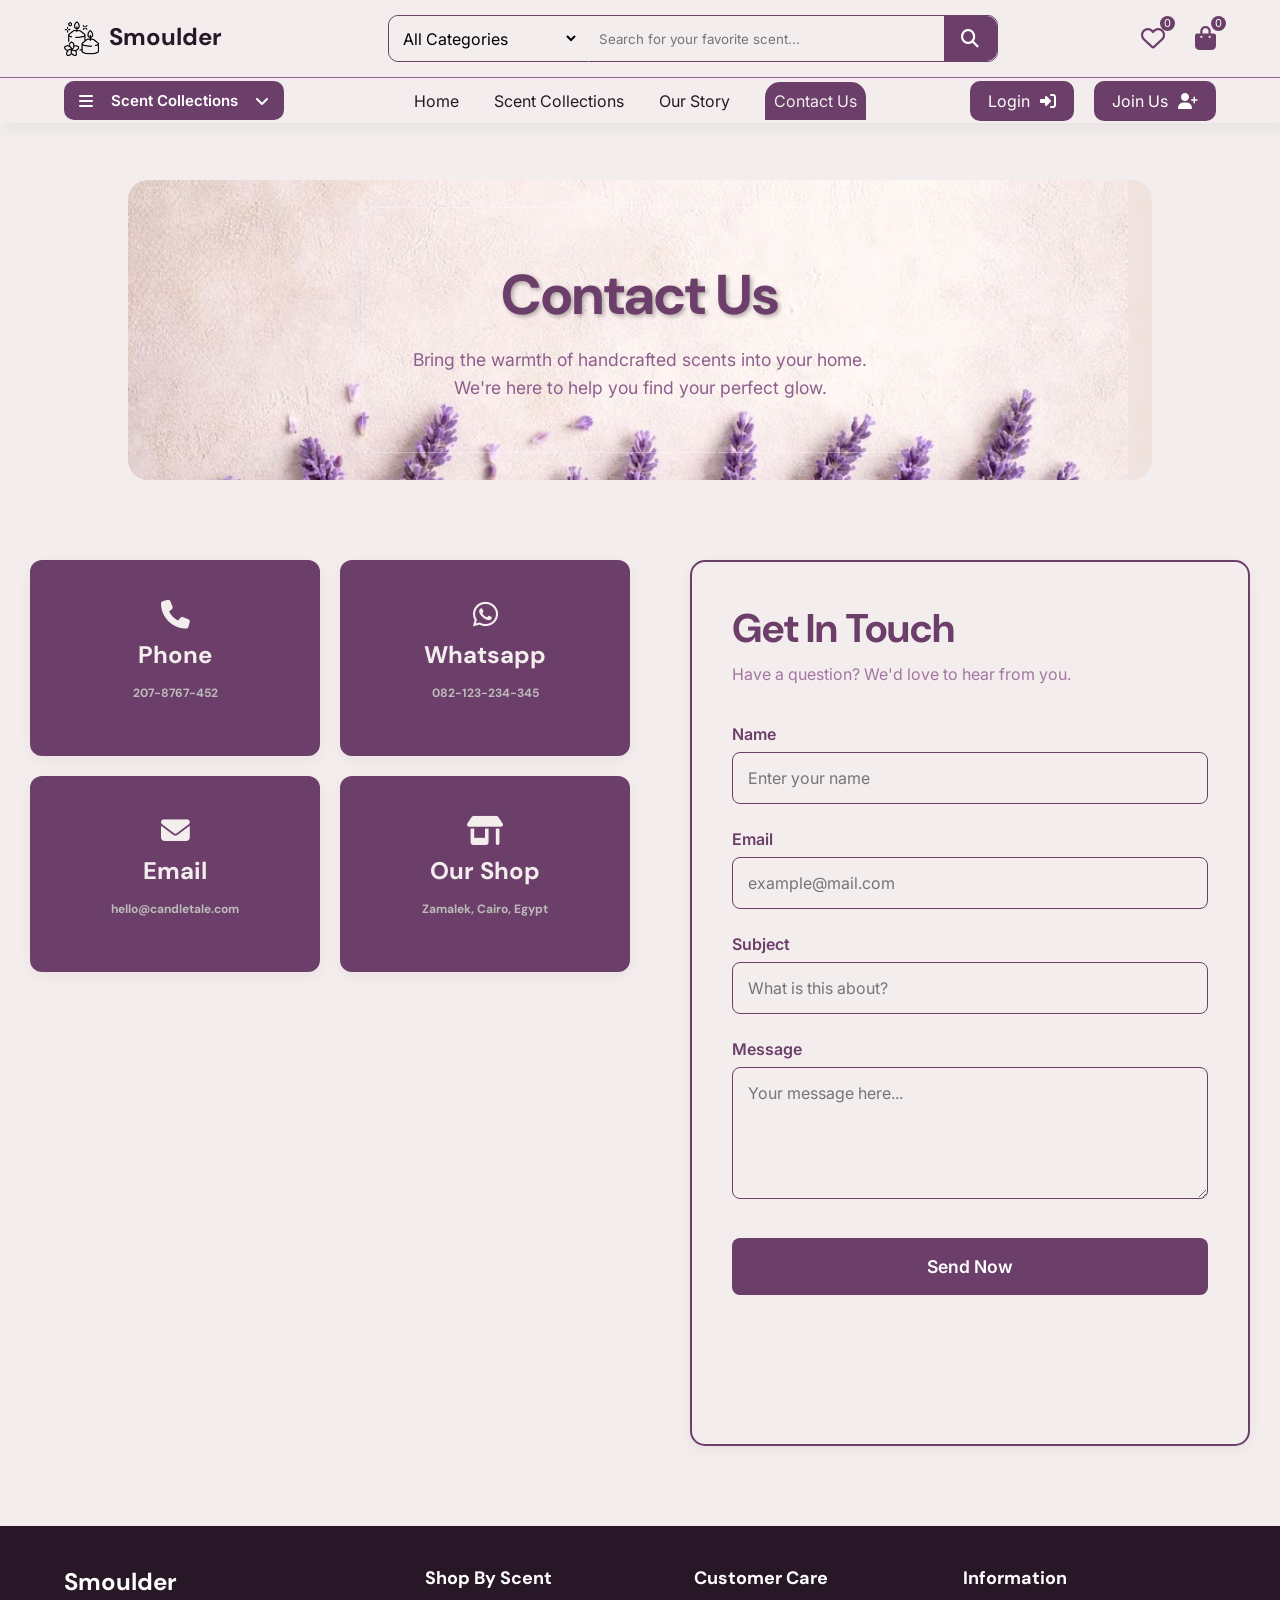
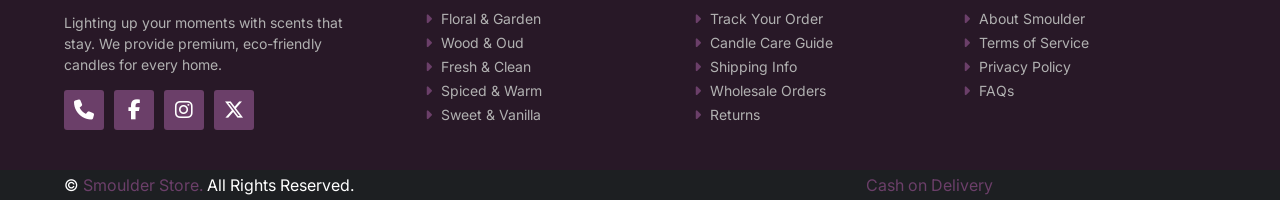
<file: contact us .html>
<!DOCTYPE html>
<html lang="en">

<head>
    <meta charset="UTF-8">
    <meta name="viewport" content="width=device-width, initial-scale=1.0">
    <title>Smoulder | Product Details</title>

    <link rel="icon" href="img2/candle.png">
    <link rel="stylesheet" href="https://cdn.jsdelivr.net/npm/swiper@11/swiper-bundle.min.css" />
    <link rel="stylesheet" href="https://cdnjs.cloudflare.com/ajax/libs/font-awesome/6.6.0/css/all.min.css">
    <link rel="stylesheet" href="css/style.css">


</head>

<body>
    <!-- CART SIDEBAR -->
    <div class="cart">
        <div class="top_cart">
            <h3>Scent Basket: <span class="Count_item_cart">0</span></h3>
            <span onclick="open_close_cart()" class="close_cart"><i class="fa-regular fa-circle-xmark"></i></span>
        </div>
        <div class="items_in_cart" id="cart_items"></div>
        <div class="bottom_cart">
            <div class="total">
                <p>Subtotal</p>
                <p class="price_cart_toral">$0</p>
            </div>
            <div class="button_cart">
                <a href="checkout.html" class="btn_cart btn">Checkout</a>
                <span onclick="open_close_cart()" class="btn_cart trans_bg btn">Close</span>
            </div>
        </div>
    </div>
    <!-- HEADER -->
    <header>
        <div class="top_header">
            <div class="container">
                <a href="index.html" class="logo">
                    <img src="img2/candle.png" width="35px" height="35px" alt="Smoulder Logo">
                    <h2>Smoulder</h2>
                </a>
                <form action="" class="search_box">
                    <div class="select_box">
                        <select id="category" name="category">
                            <option value="All">All Categories</option>
                            <option value="Cozy">Cozy Candles</option>
                            <option value="Fresh">Fresh Diffusers</option>
                            <option value="Romantic">Romantic Sets</option>
                            <option value="Deep">Deep Oud & Wood</option>
                            <option value="Sweet">Sweet Vanilla</option>
                        </select>
                    </div>
                    <input type="text" name="search" id="search" placeholder="Search for your favorite scent..."
                        required>
                    <button type="submit"><i class="fa-solid fa-magnifying-glass"></i></button>
                </form>
                <div class="header_icons">
                    <div class="icon">
                        <a href="#"><i class="fa-regular fa-heart"></i><span class="count count_favourite">0</span></a>
                    </div>
                    <div onclick="open_close_cart()" class="icon">
                        <i class="fa-solid fa-bag-shopping"></i>
                        <span class="count count_item_header">0</span>
                    </div>
                </div>
            </div>
        </div>
        <div class="bottom_header">
            <div class="container">
                <nav class="nav">
                    <span onclick="open_Menu()" class="open_menu"><i class="fa-solid fa-bars"></i></span>
                    <div class="category_nav">
                        <div onclick="Open_Categ_list()" class="category_btn">
                            <i class="fa-solid fa-bars"></i>
                            <p>Scent Collections</p>
                            <i class="fa-solid fa-angle-down"></i>
                        </div>
                        <div class="category_nav_list">
                            <a href="#">Best Sellers</a>
                            <a href="#">Handmade Candles</a>
                            <a href="#">Essential Oils</a>
                            <a href="#">Home Diffusers</a>
                            <a href="#">Gift Boxes</a>
                            <a href="#">Room Sprays</a>
                        </div>
                    </div>
                    <ul class="nav_links">
                        <span onclick="open_Menu()" class="close_menu"><i class="fa-regular fa-circle-xmark"></i></span>
                        <li><a href="index.html">Home</a></li>
                        <li><a href="collection.html">Scent Collections</a></li>
                        <li ><a href="our story.html">Our Story</a></li>
                        <li class="active"><a href="contact us .html">Contact Us</a></li>
                    </ul>
                </nav>

                <div class="login_signup btns">

                    <a href="javascript:void(0)" onclick="toggleModal('login')" class="btn">Login<i
                            class="fa-solid fa-right-to-bracket"></i></a>
                    <a href="javascript:void(0)" onclick="toggleModal('signup')" class="btn">Join Us<i
                            class="fa-solid fa-user-plus"></i></a>
                </div>
                <!-- header btn -->
                <div class="auth_modal" id="authModal">
                    <div class="modal_content">
                        <span class="close_modal" onclick="toggleModal()">&times;</span>

                        <div id="loginForm" class="auth_form_container">
                            <h2>Welcome Back</h2>
                            <p>Login to your account</p>
                            <form>
                                <input type="email" placeholder="Email Address" required>
                                <input type="password" placeholder="Password" required>
                                <button type="submit" class="auth_btn">Login</button>
                            </form>
                            <p class="switch_text">New here? <a href="javascript:void(0)"
                                    onclick="switchForm('signup')">Create
                                    Account</a></p>
                        </div>

                        <div id="signupForm" class="auth_form_container" style="display: none;">
                            <h2>Create Account</h2>
                            <p>Join Smoulder Luxury</p>
                            <form>
                                <div class="form_grid">
                                    <input type="text" placeholder="First Name" required>
                                    <input type="text" placeholder="Last Name" required>
                                </div>
                                <input type="email" placeholder="Email Address" required>
                                <input type="password" placeholder="Password" required>
                                <button type="submit" class="auth_btn">Sign Up</button>
                            </form>
                            <p class="switch_text">Already have an account? <a href="javascript:void(0)"
                                    onclick="switchForm('login')">Login</a></p>
                        </div>
                    </div>
                </div>
            </div>
        </div>
    </header>
    
    <section class="hero-full">
        <div class="hero-overlay-box">
            <h1>Contact Us</h1>
            <p>Bring the warmth of handcrafted scents into your home.<br> We're here to help you find your perfect glow.
            </p>
        </div>
    </section>

    <main class="main-wrapper">
        <div class="contact-section">

            <div class="info-side">
                <div class="cards-grid">
                    <div class="info-card">
                        <i class="fa-solid fa-phone"></i>
                        <h3>Phone</h3>
                        <h6>207-8767-452</h6>
                    </div>
                    <div class="info-card">
                        <i class="fa-brands fa-whatsapp"></i>
                        <h3>Whatsapp</h3>
                        <h6>082-123-234-345</h6>
                    </div>
                    <div class="info-card">
                        <i class="fa-solid fa-envelope"></i>
                        <h3>Email</h3>
                        <h6>hello@candletale.com</h6>
                    </div>
                    <div class="info-card">
                        <i class="fa-solid fa-shop"></i>
                        <h3>Our Shop</h3>
                        <h6>Zamalek, Cairo, Egypt</h6>
                    </div>
                </div>
                <div class="map-wrapper">
                  <iframe src="https://www.google.com/maps/embed?pb=!1m18!1m12!1m3!1d873333.8483461264!2d31.169888921875!3d31.23567729999999!2m3!1f0!2f0!3f0!3m2!1i1024!2i768!4f13.1!3m3!1m2!1s0x14f5c57e86165997%3A0x58dd5a9f4d0c4058!2sAmigos%20candles!5e0!3m2!1sar!2seg!4v1776452600681!5m2!1sar!2seg" width="600" height="450" style="border:0;" allowfullscreen="" loading="lazy" referrerpolicy="no-referrer-when-downgrade"></iframe>
                </div>
            </div>

            <div class="form-side">
            
                <form id="contactForm" class="styled-form">
                     <h2>Get In Touch</h2>
                <p class="subtitle">Have a question? We'd love to hear from you.</p>

                    <div class="input-row">
                        <div class="field">
                            <label>Name</label>
                            <input type="text" placeholder="Enter your name" required>
                        </div>
                        <div class="field">
                            <label>Email</label>
                            <input type="email" placeholder="example@mail.com" required>
                        </div>
                    </div>
                    <div class="field">
                        <label>Subject</label>
                        <input type="text" placeholder="What is this about?">
                    </div>
                    <div class="field">
                        <label>Message</label>
                        <textarea rows="5" placeholder="Your message here..."></textarea>
                    </div>
                    <button type="submit" class="submit-btn">Send Now</button>
                </form>
            </div>

        </div>
    </main>

    <!--  FOOTER  -->
    <footer>
        <div class="container">
            <div class="big_row">
                <a href="index.html" class="logo">
                    <h2 style="color: white;">Smoulder</h2>
                </a>
                <p>Lighting up your moments with scents that stay. We provide premium, eco-friendly candles for every
                    home.</p>
                <div class="icons_footer">
                    <a href="#"><i class="fa-solid fa-phone"></i></a>
                    <a href="#"><i class="fa-brands fa-facebook-f"></i></a>
                    <a href="#"><i class="fa-brands fa-instagram"></i></a>
                    <a href="#"><i class="fa-brands fa-x-twitter"></i></a>
                </div>
            </div>
            <div class="row">
                <h4>Shop By Scent</h4>
                <div class="links">
                    <a href="#"><i class="fa-solid fa-caret-right"></i> Floral & Garden</a>
                    <a href="#"><i class="fa-solid fa-caret-right"></i> Wood & Oud</a>
                    <a href="#"><i class="fa-solid fa-caret-right"></i> Fresh & Clean</a>
                    <a href="#"><i class="fa-solid fa-caret-right"></i> Spiced & Warm</a>
                    <a href="#"><i class="fa-solid fa-caret-right"></i> Sweet & Vanilla</a>
                </div>
            </div>
            <div class="row">
                <h4>Customer Care</h4>
                <div class="links">
                    <a href="#"><i class="fa-solid fa-caret-right"></i> Track Your Order</a>
                    <a href="#"><i class="fa-solid fa-caret-right"></i> Candle Care Guide</a>
                    <a href="#"><i class="fa-solid fa-caret-right"></i> Shipping Info</a>
                    <a href="#"><i class="fa-solid fa-caret-right"></i> Wholesale Orders</a>
                    <a href="#"><i class="fa-solid fa-caret-right"></i> Returns</a>
                </div>
            </div>
            <div class="row">
                <h4>Information</h4>
                <div class="links">
                    <a href="#"><i class="fa-solid fa-caret-right"></i> About Smoulder</a>
                    <a href="#"><i class="fa-solid fa-caret-right"></i> Terms of Service</a>
                    <a href="#"><i class="fa-solid fa-caret-right"></i> Privacy Policy</a>
                    <a href="#"><i class="fa-solid fa-caret-right"></i> FAQs</a>
                </div>
            </div>
        </div>
        <div class="bottom_footer">
            <div class="container">
                <p>&copy; <span>Smoulder Store.</span> All Rights Reserved.</p>
                <div class="payment_img"><span>Cash on Delivery</span></div>
            </div>
        </div>
    </footer>

    <script src="https://cdn.jsdelivr.net/npm/swiper@11/swiper-bundle.min.js"></script>
    <script src="js/swiper.js"></script>
    <script src="js/main.js"></script>
</body>

</html>
</file>
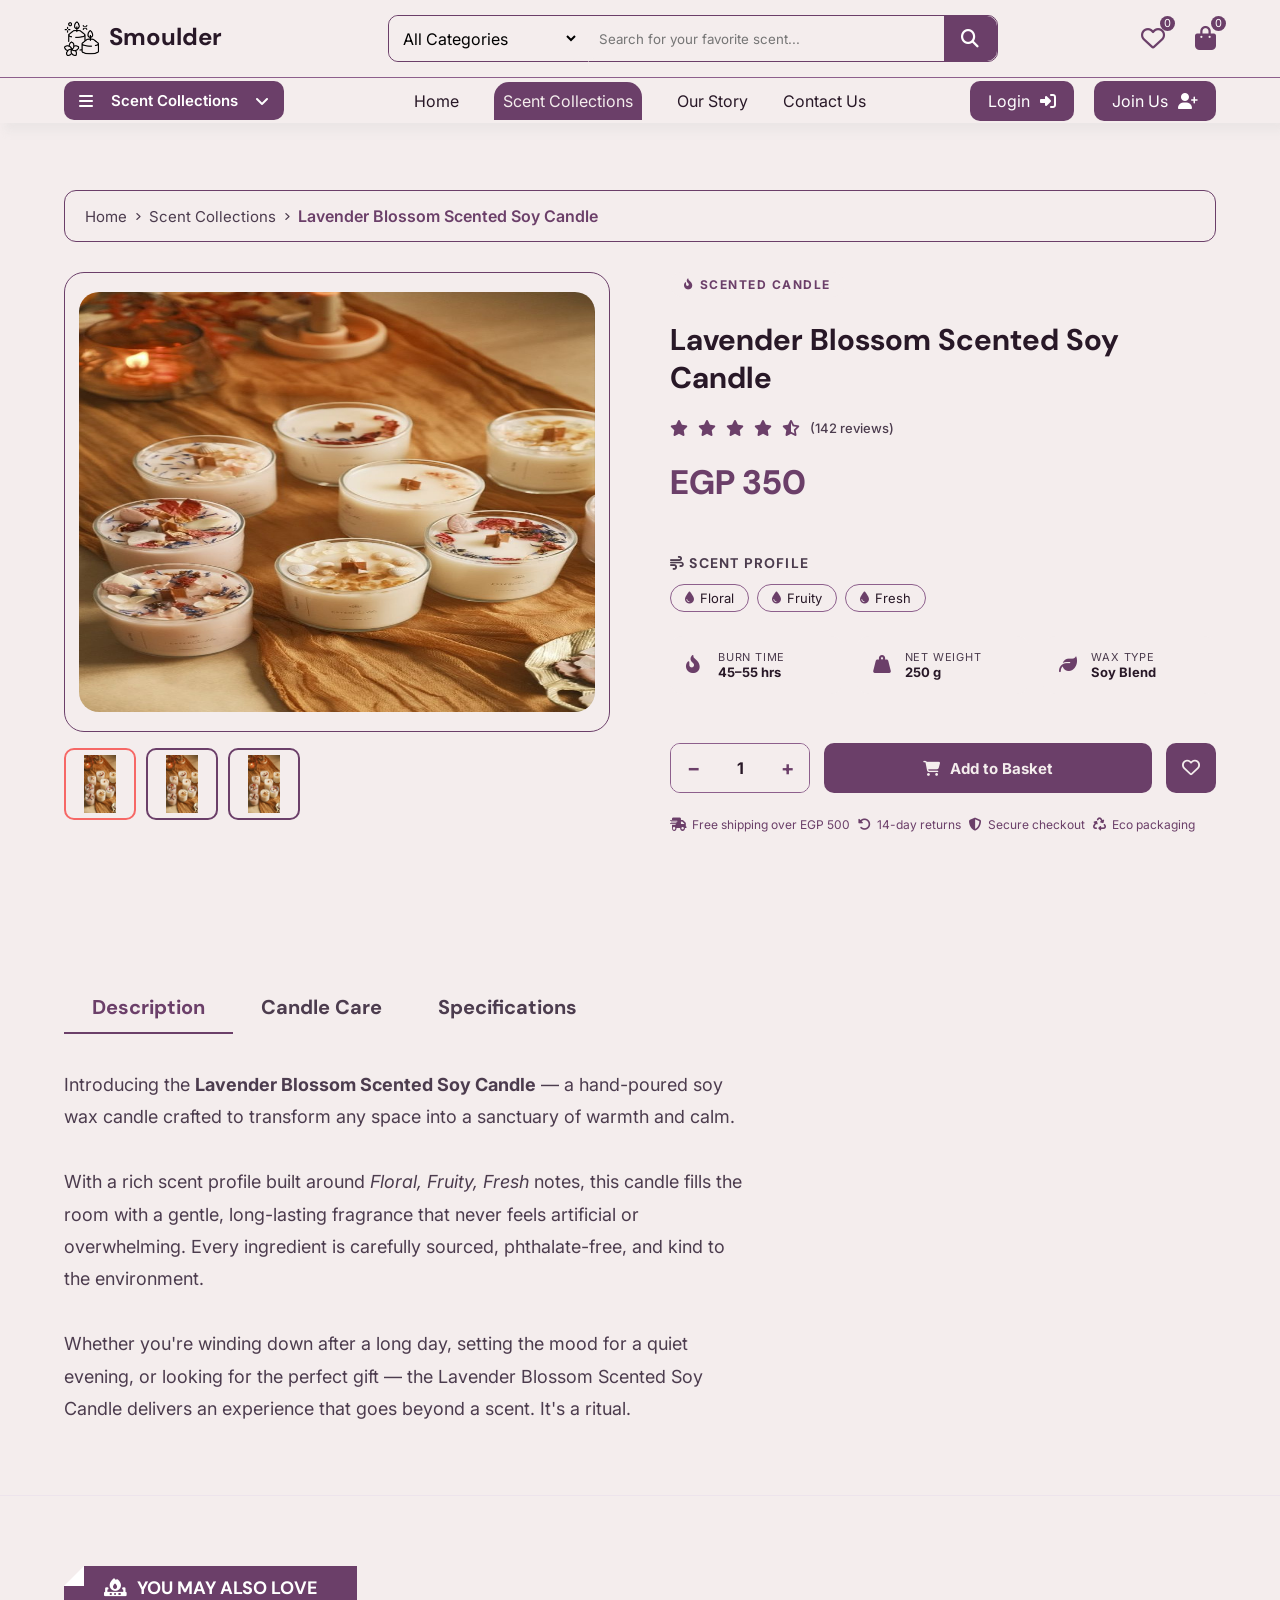
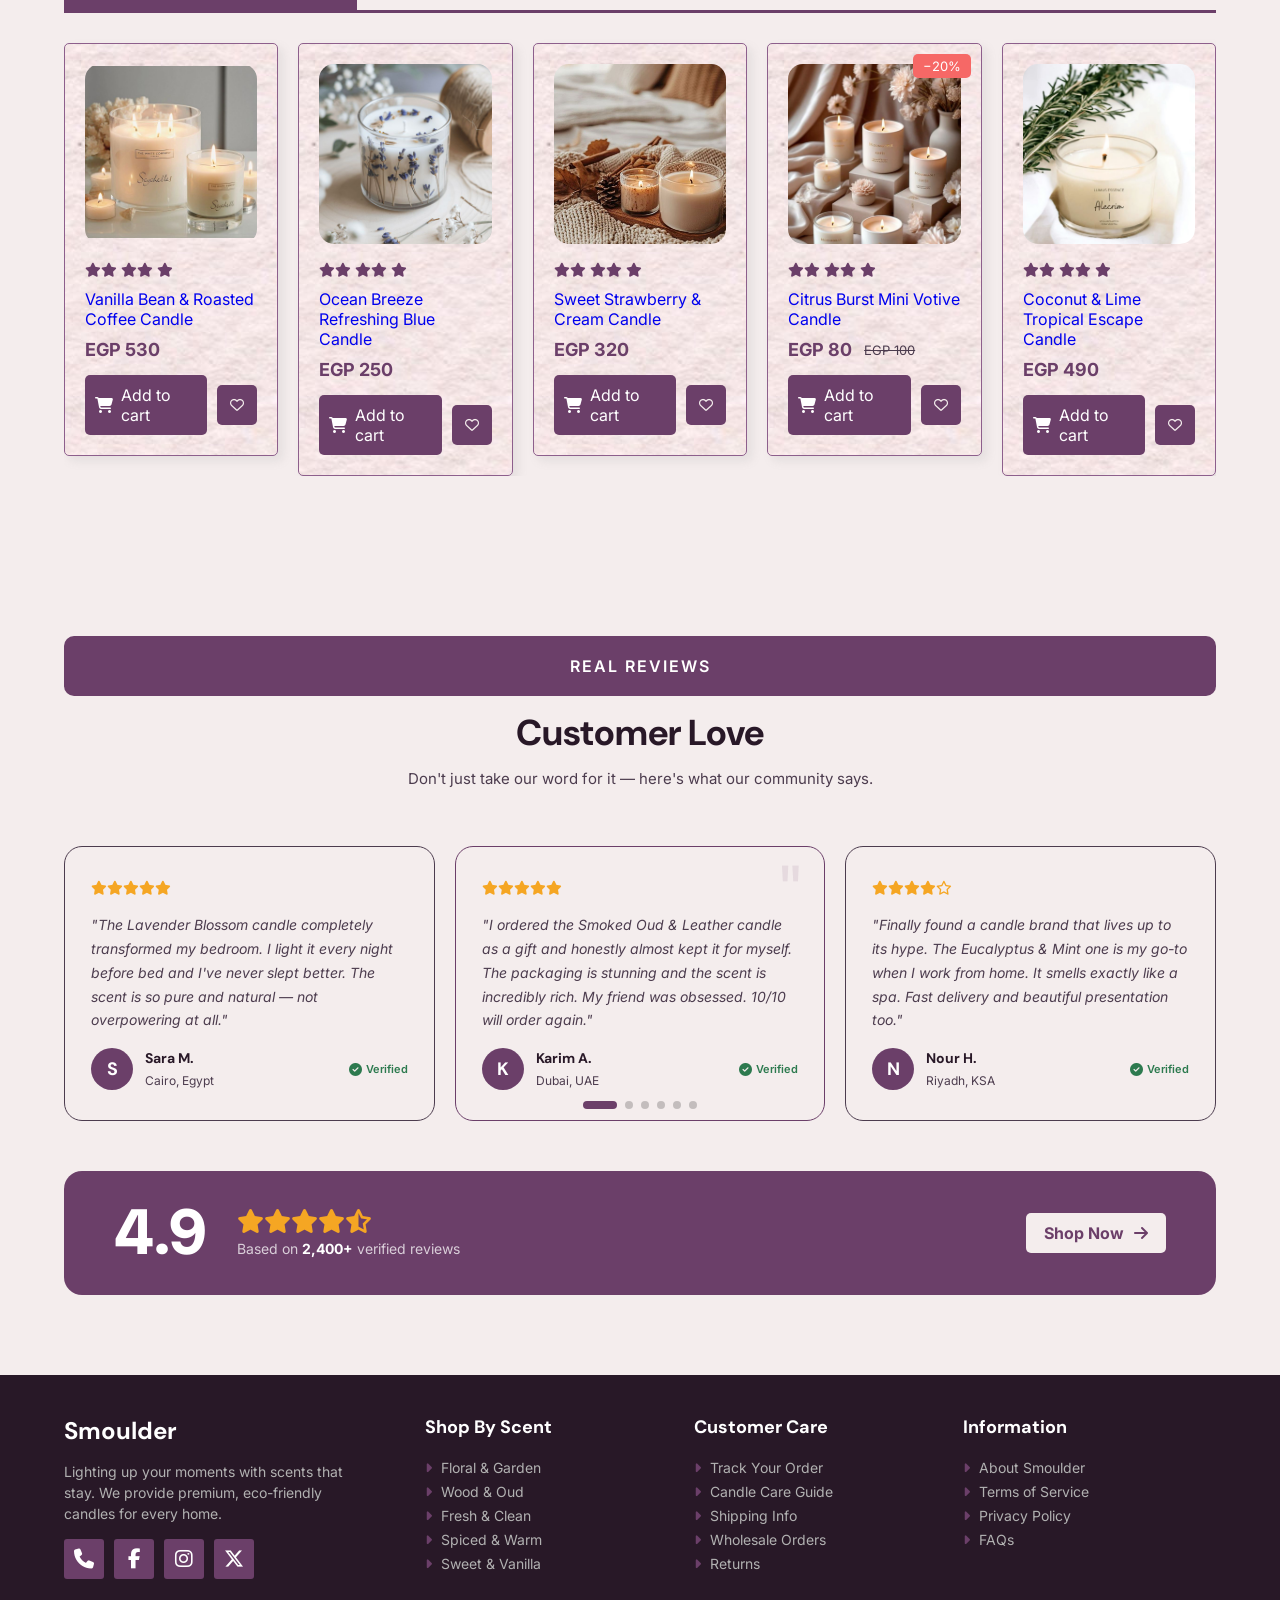
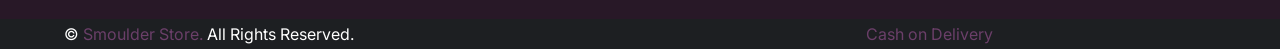
<file: product.html>
<!DOCTYPE html>
<html lang="en">

<head>
    <meta charset="UTF-8">
    <meta name="viewport" content="width=device-width, initial-scale=1.0">
    <title>Smoulder | Product Details</title>

    <link rel="icon" href="img2/candle.png">
    <link rel="stylesheet" href="https://cdn.jsdelivr.net/npm/swiper@11/swiper-bundle.min.css" />
    <link rel="stylesheet" href="https://cdnjs.cloudflare.com/ajax/libs/font-awesome/6.6.0/css/all.min.css">
    <link rel="stylesheet" href="css/style.css">

  
</head>

<body>
    <!-- CART SIDEBAR -->
    <div class="cart">
        <div class="top_cart">
            <h3>Scent Basket: <span class="Count_item_cart">0</span></h3>
            <span onclick="open_close_cart()" class="close_cart"><i class="fa-regular fa-circle-xmark"></i></span>
        </div>
        <div class="items_in_cart" id="cart_items"></div>
        <div class="bottom_cart">
            <div class="total">
                <p>Subtotal</p>
                <p class="price_cart_toral">$0</p>
            </div>
            <div class="button_cart">
                <a href="checkout.html" class="btn_cart btn">Checkout</a>
                <span onclick="open_close_cart()" class="btn_cart trans_bg btn">Close</span>
            </div>
        </div>
    </div>
  <!-- HEADER -->
    <header>
        <div class="top_header">
            <div class="container">
                <a href="index.html" class="logo">
                    <img src="img2/candle.png" width="35px" height="35px" alt="Smoulder Logo">
                    <h2>Smoulder</h2>
                </a>
                <form action="" class="search_box">
                    <div class="select_box">
                        <select id="category" name="category">
                            <option value="All">All Categories</option>
                            <option value="Cozy">Cozy Candles</option>
                            <option value="Fresh">Fresh Diffusers</option>
                            <option value="Romantic">Romantic Sets</option>
                            <option value="Deep">Deep Oud & Wood</option>
                            <option value="Sweet">Sweet Vanilla</option>
                        </select>
                    </div>
                    <input type="text" name="search" id="search" placeholder="Search for your favorite scent..."
                        required>
                    <button type="submit"><i class="fa-solid fa-magnifying-glass"></i></button>
                </form>
                <div class="header_icons">
                    <div class="icon">
                        <a href="#"><i class="fa-regular fa-heart"></i><span class="count count_favourite">0</span></a>
                    </div>
                    <div onclick="open_close_cart()" class="icon">
                        <i class="fa-solid fa-bag-shopping"></i>
                        <span class="count count_item_header">0</span>
                    </div>
                </div>
            </div>
        </div>
        <div class="bottom_header">
            <div class="container">
                <nav class="nav">
                    <span onclick="open_Menu()" class="open_menu"><i class="fa-solid fa-bars"></i></span>
                    <div class="category_nav">
                        <div onclick="Open_Categ_list()" class="category_btn">
                            <i class="fa-solid fa-bars"></i>
                            <p>Scent Collections</p>
                            <i class="fa-solid fa-angle-down"></i>
                        </div>
                        <div class="category_nav_list">
                            <a href="collection.html">Best Sellers</a>
                            <a href="collection.html">Handmade Candles</a>
                            <a href="collection.html">Essential Oils</a>
                            <a href="collection.html">Home Diffusers</a>
                            <a href="collection.html">Gift Boxes</a>
                            <a href="collection.html">Room Sprays</a>
                        </div>
                    </div>
                    <ul class="nav_links">
                        <span onclick="open_Menu()" class="close_menu"><i class="fa-regular fa-circle-xmark"></i></span>
                        <li><a href="index.html">Home</a></li>
                        <li class="active"><a href="collection.html">Scent Collections</a></li>
                        <li ><a href="our story.html">Our Story</a></li>
                        <li><a href="contact us .html">Contact Us</a></li>
                    </ul>
                </nav>

                <div class="login_signup btns">

                    <a href="javascript:void(0)" onclick="toggleModal('login')" class="btn">Login<i
                            class="fa-solid fa-right-to-bracket"></i></a>
                    <a href="javascript:void(0)" onclick="toggleModal('signup')" class="btn">Join Us<i
                            class="fa-solid fa-user-plus"></i></a>
                </div>
                <!-- header btn -->
                <div class="auth_modal" id="authModal">
                    <div class="modal_content">
                        <span class="close_modal" onclick="toggleModal()">&times;</span>

                        <div id="loginForm" class="auth_form_container">
                            <h2>Welcome Back</h2>
                            <p>Login to your account</p>
                            <form>
                                <input type="email" placeholder="Email Address" required>
                                <input type="password" placeholder="Password" required>
                                <button type="submit" class="auth_btn">Login</button>
                            </form>
                            <p class="switch_text">New here? <a href="javascript:void(0)"
                                    onclick="switchForm('signup')">Create
                                    Account</a></p>
                        </div>

                        <div id="signupForm" class="auth_form_container" style="display: none;">
                            <h2>Create Account</h2>
                            <p>Join Smoulder Luxury</p>
                            <form>
                                <div class="form_grid">
                                    <input type="text" placeholder="First Name" required>
                                    <input type="text" placeholder="Last Name" required>
                                </div>
                                <input type="email" placeholder="Email Address" required>
                                <input type="password" placeholder="Password" required>
                                <button type="submit" class="auth_btn">Sign Up</button>
                            </form>
                            <p class="switch_text">Already have an account? <a href="javascript:void(0)"
                                    onclick="switchForm('login')">Login</a></p>
                        </div>
                    </div>
                </div>
            </div>
        </div>
    </header>

<!--  BREADCRUMB  -->
    <nav class="breadcrumb">
        <div class="container">
            <a href="index.html">Home</a>
            <i class="fa-solid fa-angle-right"></i>
            <a href="collection.html">Scent Collections</a>
            <i class="fa-solid fa-angle-right"></i>
            <span class="current" id="breadcrumb_name">Loading...</span>
        </div>
    </nav>

<!--  PRODUCT DETAIL  -->
    <section class="product_detail_section">
        <div class="container">

            <!-- Loading skeleton (hidden once JS runs) -->
            <div class="detail_skeleton" id="detail_skeleton">
                <div class="skel_line w40 h40"></div>
                <div class="skel_line w60"></div>
                <div class="skel_line"></div>
                <div class="skel_line w60"></div>
            </div>

            <!-- Actual content (hidden until loaded) -->
            <div class="product_detail_grid" id="product_detail_grid" style="display:none;">

                <!-- LEFT: Gallery -->
                <div class="product_gallery">
                    <div class="main_image_wrap">
                        <span class="sale_badge_detail" id="detail_sale_badge" style="display:none;"></span>
                        <img src="" alt="" id="main_product_img">
                    </div>
                    <!-- Thumbnails — same image shown 3× as placeholders; replace with real gallery imgs if available -->
                    <div class="thumb_strip" id="thumb_strip"></div>
                </div>

                <!-- RIGHT: Info -->
                <div class="product_info">

                    <span class="category_badge" id="detail_category">
                        <i class="fa-solid fa-fire-flame-curved"></i>
                        <span></span>
                    </span>

                    <h1 class="product_detail_name" id="detail_name"></h1>

                    <div class="detail_stars">
                        <i class="fa-solid fa-star"></i>
                        <i class="fa-solid fa-star"></i>
                        <i class="fa-solid fa-star"></i>
                        <i class="fa-solid fa-star"></i>
                        <i class="fa-solid fa-star-half-stroke"></i>
                        <span>(142 reviews)</span>
                    </div>

                    <div class="detail_price_block">
                        <span class="detail_price" id="detail_price"></span>
                        <span class="detail_old_price" id="detail_old_price" style="display:none;"></span>
                        <span class="detail_save_badge" id="detail_save" style="display:none;"></span>
                    </div>

                    <div class="detail_divider"></div>

                    <!-- Scent notes (generated by category) -->
                    <div class="scent_notes_block">
                        <h4><i class="fa-solid fa-wind"></i> Scent Profile</h4>
                        <div class="scent_notes_pills" id="scent_pills"></div>
                    </div>

                    <!-- Quick specs -->
                    <div class="specs_row">
                        <div class="spec_item">
                            <i class="fa-solid fa-fire-flame-curved"></i>
                            <div>
                                <span class="spec_label">Burn Time</span>
                                <span class="spec_value" id="spec_burn">50–60 hrs</span>
                            </div>
                        </div>
                        <div class="spec_item">
                            <i class="fa-solid fa-weight-hanging"></i>
                            <div>
                                <span class="spec_label">Net Weight</span>
                                <span class="spec_value">250 g</span>
                            </div>
                        </div>
                        <div class="spec_item">
                            <i class="fa-solid fa-leaf"></i>
                            <div>
                                <span class="spec_label">Wax Type</span>
                                <span class="spec_value">Soy Blend</span>
                            </div>
                        </div>
                    </div>

                    <div class="detail_divider"></div>

                    <!-- Quantity + Add to cart -->
                    <div class="purchase_row">
                        <div class="qty_control">
                            <button class="qty_btn" id="qty_minus">−</button>
                            <span class="qty_display" id="qty_display">1</span>
                            <button class="qty_btn" id="qty_plus">+</button>
                        </div>
                        <button class="btn_add_detail" id="btn_add_detail">
                            <i class="fa-solid fa-cart-shopping"></i>
                            Add to Basket
                        </button>
                        <button class="btn_wishlist" id="btn_wishlist" title="Add to Wishlist">
                            <i class="fa-regular fa-heart"></i>
                        </button>
                    </div>

                    <!-- Guarantees -->
                    <div class="guarantee_strip">
                        <span class="g_badge"><i class="fa-solid fa-truck-fast"></i> Free shipping over EGP 500</span>
                        <span class="g_badge"><i class="fa-solid fa-rotate-left"></i> 14-day returns</span>
                        <span class="g_badge"><i class="fa-solid fa-shield-halved"></i> Secure checkout</span>
                        <span class="g_badge"><i class="fa-solid fa-recycle"></i> Eco packaging</span>
                    </div>

                </div>
            </div>

        </div>
    </section>

<!--  TABS  -->
    <section class="detail_tabs_section">
        <div class="container" id="tabs_container" style="display:none;">

            <div class="tab_bar">
                <button class="tab_btn active" onclick="switchTab('description', this)">Description</button>
                <button class="tab_btn" onclick="switchTab('care', this)">Candle Care</button>
                <button class="tab_btn" onclick="switchTab('specs', this)">Specifications</button>
            </div>

            <!-- Description -->
            <div class="tab_panel active" id="tab_description">
                <p id="tab_desc_text"></p>
            </div>

            <!-- Candle Care -->
            <div class="tab_panel" id="tab_care">
                <ul class="care_list">
                    <li><i class="fa-solid fa-circle-check"></i> Trim the wick to 5mm before every burn to ensure a
                        clean, smoke-free flame.</li>
                    <li><i class="fa-solid fa-circle-check"></i> On first use, burn until the wax pool reaches the edges
                        of the jar — this prevents tunneling.</li>
                    <li><i class="fa-solid fa-circle-check"></i> Never burn for more than 4 hours at a time. Let the
                        candle cool fully before re-lighting.</li>
                    <li><i class="fa-solid fa-circle-check"></i> Keep away from drafts, children, and pets. Always burn
                        on a stable, heat-resistant surface.</li>
                    <li><i class="fa-solid fa-circle-check"></i> Stop burning when 1cm of wax remains to protect the jar
                        and surface below.</li>
                    <li><i class="fa-solid fa-circle-check"></i> Once finished, clean the jar with warm water and
                        repurpose it as a planter or storage vessel.</li>
                </ul>
            </div>

            <!-- Specifications -->
            <div class="tab_panel" id="tab_specs">
                <table class="specs_table" id="specs_table">
                    <tr>
                        <td>Wax</td>
                        <td>100% Natural Soy Wax Blend</td>
                    </tr>
                    <tr>
                        <td>Fragrance</td>
                        <td>Phthalate-free, cosmetic-grade</td>
                    </tr>
                    <tr>
                        <td>Wick</td>
                        <td>Cotton, lead-free</td>
                    </tr>
                    <tr>
                        <td>Net Weight</td>
                        <td>250 g</td>
                    </tr>
                    <tr>
                        <td>Burn Time</td>
                        <td id="spec_burn_tab">50–60 hours</td>
                    </tr>
                    <tr>
                        <td>Jar</td>
                        <td>Reusable glass, dishwasher safe</td>
                    </tr>
                    <tr>
                        <td>Dimensions</td>
                        <td>9 cm × 9 cm × 11 cm</td>
                    </tr>
                    <tr>
                        <td>Category</td>
                        <td id="spec_cat_tab"></td>
                    </tr>
                    <tr>
                        <td>Origin</td>
                        <td>Hand-poured in Egypt</td>
                    </tr>
                    <tr>
                        <td>Vegan</td>
                        <td>Yes</td>
                    </tr>
                </table>
            </div>

        </div>
    </section>

<!--  RELATED PRODUCTS  -->
    <section class="related_section">
        <div class="container">
            <div class="slide_product mySwiper">
                <div class="top_slide">
                    <h2><i class="fa-solid fa-fire-burner"></i> You May Also Love</h2>
                </div>
                <div class="products swiper-wrapper" id="related_products"></div>
                <!-- <div class="swiper-button-next btn_Swip"></div>
                <div class="swiper-button-prev btn_Swip"></div> -->
            </div>
        </div>
    </section>
<!-- CUSTOMER LOVE -->
<section class="customer_love">
  <div class="container">

    <div class="section_title">
      <span class="label">Real Reviews</span>
      <h2>Customer Love</h2>
      <p>Don't just take our word for it — here's what our community says.</p>
    </div>

    <div class="reviews_grid swiper reviews_swiper">
      <div class="swiper-wrapper">

        <div class="review_card swiper-slide">
          <div class="review_stars">
            <i class="fa-solid fa-star"></i><i class="fa-solid fa-star"></i><i class="fa-solid fa-star"></i><i class="fa-solid fa-star"></i><i class="fa-solid fa-star"></i>
          </div>
          <p class="review_text">"The Lavender Blossom candle completely transformed my bedroom. I light it every night before bed and I've never slept better. The scent is so pure and natural — not overpowering at all."</p>
          <div class="review_author">
            <div class="author_avatar">S</div>
            <div class="author_info">
              <h5>Sara M.</h5>
              <span>Cairo, Egypt</span>
            </div>
            <div class="verified_badge"><i class="fa-solid fa-circle-check"></i> Verified</div>
          </div>
        </div>

        <div class="review_card featured_review swiper-slide">
          <div class="review_stars">
            <i class="fa-solid fa-star"></i><i class="fa-solid fa-star"></i><i class="fa-solid fa-star"></i><i class="fa-solid fa-star"></i><i class="fa-solid fa-star"></i>
          </div>
          <p class="review_text">"I ordered the Smoked Oud & Leather candle as a gift and honestly almost kept it for myself. The packaging is stunning and the scent is incredibly rich. My friend was obsessed. 10/10 will order again."</p>
          <div class="review_author">
            <div class="author_avatar">K</div>
            <div class="author_info">
              <h5>Karim A.</h5>
              <span>Dubai, UAE</span>
            </div>
            <div class="verified_badge"><i class="fa-solid fa-circle-check"></i> Verified</div>
          </div>
        </div>

        <div class="review_card swiper-slide">
          <div class="review_stars">
            <i class="fa-solid fa-star"></i><i class="fa-solid fa-star"></i><i class="fa-solid fa-star"></i><i class="fa-solid fa-star"></i><i class="fa-regular fa-star"></i>
          </div>
          <p class="review_text">"Finally found a candle brand that lives up to its hype. The Eucalyptus & Mint one is my go-to when I work from home. It smells exactly like a spa. Fast delivery and beautiful presentation too."</p>
          <div class="review_author">
            <div class="author_avatar">N</div>
            <div class="author_info">
              <h5>Nour H.</h5>
              <span>Riyadh, KSA</span>
            </div>
            <div class="verified_badge"><i class="fa-solid fa-circle-check"></i> Verified</div>
          </div>
        </div>

        <div class="review_card swiper-slide">
          <div class="review_stars">
            <i class="fa-solid fa-star"></i><i class="fa-solid fa-star"></i><i class="fa-solid fa-star"></i><i class="fa-solid fa-star"></i><i class="fa-solid fa-star"></i>
          </div>
          <p class="review_text">"The Lavender Blossom candle completely transformed my bedroom. I light it every night before bed and I've never slept better. The scent is so pure and natural — not overpowering at all."</p>
          <div class="review_author">
            <div class="author_avatar">S</div>
            <div class="author_info">
              <h5>Sara M.</h5>
              <span>Cairo, Egypt</span>
            </div>
            <div class="verified_badge"><i class="fa-solid fa-circle-check"></i> Verified</div>
          </div>
        </div>

        <div class="review_card featured_review swiper-slide">
          <div class="review_stars">
            <i class="fa-solid fa-star"></i><i class="fa-solid fa-star"></i><i class="fa-solid fa-star"></i><i class="fa-solid fa-star"></i><i class="fa-solid fa-star"></i>
          </div>
          <p class="review_text">"I ordered the Smoked Oud & Leather candle as a gift and honestly almost kept it for myself. The packaging is stunning and the scent is incredibly rich. My friend was obsessed. 10/10 will order again."</p>
          <div class="review_author">
            <div class="author_avatar">K</div>
            <div class="author_info">
              <h5>Karim A.</h5>
              <span>Dubai, UAE</span>
            </div>
            <div class="verified_badge"><i class="fa-solid fa-circle-check"></i> Verified</div>
          </div>
        </div>

        <div class="review_card swiper-slide">
          <div class="review_stars">
            <i class="fa-solid fa-star"></i><i class="fa-solid fa-star"></i><i class="fa-solid fa-star"></i><i class="fa-solid fa-star"></i><i class="fa-regular fa-star"></i>
          </div>
          <p class="review_text">"Finally found a candle brand that lives up to its hype. The Eucalyptus & Mint one is my go-to when I work from home. It smells exactly like a spa. Fast delivery and beautiful presentation too."</p>
          <div class="review_author">
            <div class="author_avatar">N</div>
            <div class="author_info">
              <h5>Nour H.</h5>
              <span>Riyadh, KSA</span>
            </div>
            <div class="verified_badge"><i class="fa-solid fa-circle-check"></i> Verified</div>
          </div>
        </div>

      </div>

      <div class="swiper-pagination"></div>
    </div>

    <div class="rating_strip">
      <div class="rating_number">4.9</div>
      <div class="rating_details">
        <div class="rating_stars_big">
          <i class="fa-solid fa-star"></i><i class="fa-solid fa-star"></i><i class="fa-solid fa-star"></i><i class="fa-solid fa-star"></i><i class="fa-solid fa-star-half-stroke"></i>
        </div>
        <p>Based on <strong>2,400+</strong> verified reviews</p>
      </div>
      <a href="collection.html" class="btn">Shop Now <i class="fa-solid fa-arrow-right"></i></a>
    </div>

  </div>
</section>
<!--  FOOTER  -->
    <footer>
        <div class="container">
            <div class="big_row">
                <a href="index.html" class="logo">
                    <h2 style="color: white;">Smoulder</h2>
                </a>
                <p>Lighting up your moments with scents that stay. We provide premium, eco-friendly candles for every
                    home.</p>
                <div class="icons_footer">
                    <a href="#"><i class="fa-solid fa-phone"></i></a>
                    <a href="#"><i class="fa-brands fa-facebook-f"></i></a>
                    <a href="#"><i class="fa-brands fa-instagram"></i></a>
                    <a href="#"><i class="fa-brands fa-x-twitter"></i></a>
                </div>
            </div>
            <div class="row">
                <h4>Shop By Scent</h4>
                <div class="links">
                    <a href="#"><i class="fa-solid fa-caret-right"></i> Floral & Garden</a>
                    <a href="#"><i class="fa-solid fa-caret-right"></i> Wood & Oud</a>
                    <a href="#"><i class="fa-solid fa-caret-right"></i> Fresh & Clean</a>
                    <a href="#"><i class="fa-solid fa-caret-right"></i> Spiced & Warm</a>
                    <a href="#"><i class="fa-solid fa-caret-right"></i> Sweet & Vanilla</a>
                </div>
            </div>
            <div class="row">
                <h4>Customer Care</h4>
                <div class="links">
                    <a href="#"><i class="fa-solid fa-caret-right"></i> Track Your Order</a>
                    <a href="#"><i class="fa-solid fa-caret-right"></i> Candle Care Guide</a>
                    <a href="#"><i class="fa-solid fa-caret-right"></i> Shipping Info</a>
                    <a href="#"><i class="fa-solid fa-caret-right"></i> Wholesale Orders</a>
                    <a href="#"><i class="fa-solid fa-caret-right"></i> Returns</a>
                </div>
            </div>
            <div class="row">
                <h4>Information</h4>
                <div class="links">
                    <a href="#"><i class="fa-solid fa-caret-right"></i> About Smoulder</a>
                    <a href="#"><i class="fa-solid fa-caret-right"></i> Terms of Service</a>
                    <a href="#"><i class="fa-solid fa-caret-right"></i> Privacy Policy</a>
                    <a href="#"><i class="fa-solid fa-caret-right"></i> FAQs</a>
                </div>
            </div>
        </div>
        <div class="bottom_footer">
            <div class="container">
                <p>&copy; <span>Smoulder Store.</span> All Rights Reserved.</p>
                <div class="payment_img"><span>Cash on Delivery</span></div>
            </div>
        </div>
    </footer>

    <script src="https://cdn.jsdelivr.net/npm/swiper@11/swiper-bundle.min.js"></script>
    <script src="js/swiper.js"></script>
    <script src="js/main.js"></script>

    <script>
      
        const SCENT_MAP = {
            scented: ["Floral", "Fruity", "Fresh"],
            aromatherapy: ["Herbal", "Earthy", "Botanical"],
            luxury: ["Oud", "Musk", "Sandalwood"],
            seasonal: ["Spiced", "Warm", "Festive"],
            natural: ["Clean", "Earthy", "Beeswax"],
            basic: ["Neutral", "Cotton", "Unscented"]
        };

        const CAT_NAMES = {
            scented: "Scented Candle",
            aromatherapy: "Aromatherapy",
            luxury: "Luxury Collection",
            seasonal: "Seasonal Special",
            natural: "Natural & Organic",
            basic: "Basic Candle"
        };

        const BURN_MAP = {
            scented: "45–55 hrs",
            aromatherapy: "40–50 hrs",
            luxury: "55–65 hrs",
            seasonal: "40–50 hrs",
            natural: "50–60 hrs",
            basic: "30–40 hrs"
        };
        function buildDescription(product) {
            const notes = (SCENT_MAP[product.catetory] || ["Warm", "Aromatic", "Rich"]).join(", ");
            return `Introducing the <strong>${product.name}</strong> — a hand-poured soy wax candle crafted to transform any space into a sanctuary of warmth and calm.
        <br><br>
        With a rich scent profile built around <em>${notes}</em> notes, this candle fills the room with a gentle, long-lasting fragrance that never feels artificial or overwhelming. Every ingredient is carefully sourced, phthalate-free, and kind to the environment.
        <br><br>
        Whether you're winding down after a long day, setting the mood for a quiet evening, or looking for the perfect gift — the ${product.name} delivers an experience that goes beyond a scent. It's a ritual.`;
        }

        function getProductId() {
            const params = new URLSearchParams(window.location.search);
            return parseInt(params.get('id'));
        }

        let quantity = 1;

        function updateQtyDisplay() {
            document.getElementById('qty_display').textContent = quantity;
        }

        document.getElementById('qty_minus').addEventListener('click', () => {
            if (quantity > 1) { quantity--; updateQtyDisplay(); }
        });

        document.getElementById('qty_plus').addEventListener('click', () => {
            quantity++;
            updateQtyDisplay();
        });

        document.getElementById('btn_wishlist').addEventListener('click', function () {
            this.classList.toggle('liked');
            const icon = this.querySelector('i');
            icon.classList.toggle('fa-regular');
            icon.classList.toggle('fa-solid');
        });

        function switchTab(name, btn) {
            document.querySelectorAll('.tab_panel').forEach(p => p.classList.remove('active'));
            document.querySelectorAll('.tab_btn').forEach(b => b.classList.remove('active'));
            document.getElementById('tab_' + name).classList.add('active');
            btn.classList.add('active');
        }

        function setMainImg(src) {
            document.getElementById('main_product_img').src = src;
        }

        fetch('products.json')
            .then(r => r.json())
            .then(data => {
                const id = getProductId();
                const product = isNaN(id) ? data[0] : data.find(p => p.id === id);

                if (!product) {
                    document.getElementById('detail_skeleton').innerHTML =
                        '<p style="color:var(--sale_color);font-size:18px;">Product not found. <a href="collection.html" style="color:var(--main_color);">Browse our collection</a></p>';
                    return;
                }

                /* ── Breadcrumb ── */
                document.getElementById('breadcrumb_name').textContent = product.name;
                document.title = `Smoulder | ${product.name}`;

                /* ── Main image ── */
                document.getElementById('main_product_img').src = product.img;
                document.getElementById('main_product_img').alt = product.name;

                /* ── Thumbnails (show same image ×3 until real gallery imgs exist) ── */
                const thumbStrip = document.getElementById('thumb_strip');
                [product.img, product.img, product.img].forEach((src, i) => {
                    const thumb = document.createElement('div');
                    thumb.className = 'thumb' + (i === 0 ? ' active' : '');
                    thumb.innerHTML = `<img src="${src}" alt="">`;
                    thumb.addEventListener('click', () => {
                        document.querySelectorAll('.thumb').forEach(t => t.classList.remove('active'));
                        thumb.classList.add('active');
                        setMainImg(src);
                    });
                    thumbStrip.appendChild(thumb);
                });

                /* ── Sale badge ── */
                if (product.old_price) {
                    const badge = document.getElementById('detail_sale_badge');
                    const pct = Math.floor((product.old_price - product.price) / product.old_price * 100);
                    badge.textContent = `−${pct}% OFF`;
                    badge.style.display = 'inline-block';
                }

                /* ── Category badge ── */
                document.getElementById('detail_category').querySelector('span').textContent =
                    CAT_NAMES[product.catetory] || product.catetory;

                /* ── Name ── */
                document.getElementById('detail_name').textContent = product.name;

                /* ── Price ── */
                document.getElementById('detail_price').textContent = `EGP ${product.price}`;
                if (product.old_price) {
                    const oldEl = document.getElementById('detail_old_price');
                    const saveEl = document.getElementById('detail_save');
                    oldEl.textContent = `EGP ${product.old_price}`;
                    oldEl.style.display = 'inline';
                    const saved = product.old_price - product.price;
                    saveEl.textContent = `Save EGP ${saved}`;
                    saveEl.style.display = 'inline-block';
                }

                /* ── Scent pills ── */
                const pills = SCENT_MAP[product.catetory] || ["Warm", "Aromatic", "Rich"];
                const pillContainer = document.getElementById('scent_pills');
                pills.forEach(note => {
                    pillContainer.innerHTML +=
                        `<span class="scent_pill"><i class="fa-solid fa-droplet"></i>${note}</span>`;
                });

                /* ── Burn time ── */
                const burnTime = BURN_MAP[product.catetory] || "45–55 hrs";
                document.getElementById('spec_burn').textContent = burnTime;
                document.getElementById('spec_burn_tab').textContent = burnTime;
                document.getElementById('spec_cat_tab').textContent = CAT_NAMES[product.catetory] || product.catetory;

                /* ── Tab description ── */
                document.getElementById('tab_desc_text').innerHTML = buildDescription(product);

                /* ── Add to cart button ── */
                const cartArr = JSON.parse(localStorage.getItem('cart')) || [];
                const alreadyIn = cartArr.some(c => c.id === product.id);
                const addBtn = document.getElementById('btn_add_detail');

                if (alreadyIn) {
                    addBtn.classList.add('in_cart');
                    addBtn.innerHTML = '<i class="fa-solid fa-cart-shopping"></i> Already in Basket';
                }

                addBtn.addEventListener('click', () => {
                    if (addBtn.classList.contains('in_cart')) return;

                    const cart = JSON.parse(localStorage.getItem('cart')) || [];
                    const exists = cart.find(c => c.id === product.id);
                    if (exists) {
                        exists.quantity += quantity;
                    } else {
                        cart.push({ ...product, quantity });
                    }
                    localStorage.setItem('cart', JSON.stringify(cart));
                    updateCart();

                    addBtn.classList.add('in_cart');
                    addBtn.innerHTML = '<i class="fa-solid fa-cart-shopping"></i> Already in Basket';

                    /* flash the cart open */
                    document.querySelector('.cart').classList.add('active');
                    setTimeout(() => document.querySelector('.cart').classList.remove('active'), 2200);
                });

                /* ── Related products ── */
                const related = data
                    .filter(p => p.catetory === product.catetory && p.id !== product.id)
                    .slice(0, 8);

                const relatedContainer = document.getElementById('related_products');
                related.forEach(p => {
                    const old = p.old_price ? `<p class="old_price">EGP ${p.old_price}</p>` : '';
                    const disc = p.old_price
                        ? `<span class="sale_present">−${Math.floor((p.old_price - p.price) / p.old_price * 100)}%</span>`
                        : '';
                    relatedContainer.innerHTML += `
                    <div class="swiper-slide product">
                        ${disc}
                        <div class="img_product">
                            <a href="product.html?id=${p.id}"><img src="${p.img}" alt="${p.name}"></a>
                        </div>
                        <div class="stars">
                            <i class="fa-solid fa-star"></i><i class="fa-solid fa-star"></i>
                            <i class="fa-solid fa-star"></i><i class="fa-solid fa-star"></i>
                            <i class="fa-solid fa-star"></i>
                        </div>
                        <p class="name_product"><a href="product.html?id=${p.id}">${p.name}</a></p>
                        <div class="price">
                            <p><span>EGP ${p.price}</span></p>
                            ${old}
                        </div>
                        <div class="icons">
                            <span class="btn_add_cart" data-id="${p.id}">
                                <i class="fa-solid fa-cart-shopping"></i> Add to cart
                            </span>
                            <span class="icon_product"><i class="fa-regular fa-heart"></i></span>
                        </div>
                    </div>`;
                });

                /* ── Show content, hide skeleton ── */
                document.getElementById('detail_skeleton').style.display = 'none';
                document.getElementById('product_detail_grid').style.display = 'grid';
                document.getElementById('tabs_container').style.display = 'block';

                /* ── Init related Swiper (re-init after dynamic content) ── */
                new Swiper(".related_section .mySwiper", {
                    slidesPerView: 5,
                    spaceBetween: 20,
                    autoplay: { delay: 2800, disableOnInteraction: false },
                    navigation: { nextEl: ".swiper-button-next", prevEl: ".swiper-button-prev" },
                    loop: related.length >= 5,
                    breakpoints: {
                        1200: { slidesPerView: 5 },
                        1000: { slidesPerView: 4 },
                        700: { slidesPerView: 3 },
                        0: { slidesPerView: 2 }
                    }
                });

                /* ── Wire up add-to-cart on related cards ── */
                document.querySelectorAll('.btn_add_cart').forEach(btn => {
                    btn.addEventListener('click', e => {
                        const pid = e.currentTarget.getAttribute('data-id');
                        const sel = data.find(p => p.id == pid);
                        if (!sel) return;
                        const cart = JSON.parse(localStorage.getItem('cart')) || [];
                        if (!cart.some(c => c.id === sel.id)) {
                            cart.push({ ...sel, quantity: 1 });
                            localStorage.setItem('cart', JSON.stringify(cart));
                            updateCart();
                        }
                        e.currentTarget.classList.add('active');
                        e.currentTarget.innerHTML = '<i class="fa-solid fa-cart-shopping"></i> Item in cart';
                    });
                });
            });
    </script>
</body>

</html>
</file>
<file: css/style.css>
@import url('https://fonts.googleapis.com/css2?family=DM+Sans:ital,opsz,wght@0,9..40,100..1000;1,9..40,100..1000&family=Inter:ital,opsz,wght@0,14..32,100..900;1,14..32,100..900&display=swap');

* {
    padding: 0;
    margin: 0;
    box-sizing: border-box;
    list-style: none;
    text-decoration: none;
    font-family: "Inter", sans-serif;
}

:root {
    --main_color: #6B3F69;
    --bg_color: #F4EDED;
    --p_color: #4c3c4e;
    --accent_soft: #A376A2;
    --white_color: #ffffff;
    --color_heading: #281827;
    --border_color: #8D5F8C;
    --sale_color: #f66866;
}

body {
    padding-top: 180px;
    background-color: var(--bg_color);
}

span {
    color: var(--main_color);
}

p {
    color: var(--p_color);
}

h1,
h2,
h3,
h4,
h5,
h6 {
    color: var(--color_heading);
    font-family: "DM Sans", sans-serif;
}


input,
select,
button {
    border: none;
    outline: none;
}

.btns {
    display: flex;
    align-items: center;
    gap: 20px;
}

.btn {
    padding: 10px 18px;
    text-transform: capitalize;
    border-radius: 2px;
    cursor: pointer;
    background: var(--main_color);
    color: var(--white_color);
    display: flex;
    gap: 10px;
    align-items: center;
    transition: 0.3s;
}

.btn i {
    color: var(--white_color);
}

.btn:hover {
    scale: 1.1;
}

.container {
    width: 90%;
    margin: auto;
    max-width: 1350px;
}



/* ==================================
            Home page
================================== */
/* Start Header */

header {
    background: var(--bg_color);
    position: fixed;
    top: 0;
    left: 0;
    right: 0;
    box-shadow: 5px 8px 8px #d1d1d13b;
    z-index: 1000;
    margin-bottom: 0px;
}

header .top_header .container {
    display: flex;
    align-items: center;
    justify-content: space-between;
    padding: 15px 0;
}

header .top_header .logo {
    display: flex;
    width: 180px;
    gap: 10px;
}

header .top_header .search_box {
    width: 610px;
    display: flex;
    align-items: center;
    border-radius: 10px;
    background: var(--bg_color);
    border: 1px solid var(--main_color);

}

header .top_header .search_box input {
    height: 45px;
    width: 400px;
    border-radius: 10px;
    padding: 5px 15px 5px 10px;
    background: var(--bg_color);
}

header .top_header .search_box .select_box {
    position: relative;

}

header .top_header .search_box .select_box::after {
    content: '';
    position: absolute;
    top: 50%;
    transform: translateY(-50%);
    right: 0;
    width: 1px;
    height: 45px;
    background: var(--bg_color);
}

header .top_header .search_box select {
    height: 45px;
    width: 190px;
    background: var(--bg_color);
    font-size: 16px;
    cursor: pointer;
    padding-left: 10px;
    border-radius: 10px;
    margin-right: 10px;
}

header .top_header .search_box select option {
    font-size: 15px;
    position: absolute;
    top: 100%;
    left: 0;
    background: var(--bg_color);
    width: 100%;
    border: 1px solid var(--main_color);
    border-top: 0;
    display: flex;
    flex-direction: column;
    clip-path: polygon(0 0, 100% 0, 100% 0, 0 0);
    transition: 0.3s ease-in-out;

}

header .top_header .search_box select option a:hover {
    color: var(--white_color);
}

header .top_header .search_box button {
    height: 45px;
    width: 60px;
    background: var(--main_color);
    font-size: 18px;
    border-radius: 0 10px 10px 0;
    cursor: pointer;
}

header .top_header .search_box button i {
    color: var(--white_color);
}

header .top_header .header_icons {
    display: flex;
    gap: 30px;
    color: var(--main_color);
}

header .top_header .header_icons .icon {
    position: relative;
    cursor: pointer;
    color: var(--main_color);
}

header .top_header .header_icons .icon i {
    font-size: 24px;
    color: var(--main_color);
}

header .top_header .header_icons .icon .count {
    position: absolute;
    top: -10px;
    right: -10px;
    width: 15px;
    height: 15px;
    text-align: center;
    line-height: 15px;
    background: var(--main_color);
    color: var(--white_color);
    font-size: 11px;
    border-radius: 80%;
}

/* bottom_header */
header .bottom_header {
    border-top: 1px solid var(--border_color);

}

header .bottom_header .container {
    display: flex;
    align-items: center;
    justify-content:space-between;
    position: relative;
}

header .bottom_header nav {
    display: flex;
    align-items: center;
    gap: 50px;
    height: 45px;
}

header .bottom_header .category_nav {
    width: 220px;
    position: relative;
    height: 85%;
}

header .bottom_header .category_nav .category_btn {
    height: 100%;
    width: 100%;
    display: flex;
    justify-content: space-between;
    align-items: center;
    background: var(--main_color);
    padding: 0 15px;
    border-radius: 10px;
    cursor: pointer;
}

header .bottom_header .category_nav .category_btn p {
    color: var(--white_color);
    font-weight: 600;
    border-radius: 10px;
    font-size: 15px;
    border-radius: 10px;
}

header .bottom_header .category_nav .category_btn i {
    color: var(--white_color);
}

header .bottom_header .category_nav .category_nav_list {
    position: absolute;
    top: 100%;
    left: 0;
    background: var(--bg_color);
    width: 100%;
    border: 1px solid var(--main_color);
    border-top: 0;
    display: flex;
    flex-direction: column;
    clip-path: polygon(0 0, 100% 0, 100% 0, 0 0);
    transition: 0.3s ease-in-out;
}

header .bottom_header .category_nav .category_nav_list.active {
    clip-path: polygon(0 0, 100% 0, 100% 100%, 0 100%);
}

header .bottom_header .category_nav .category_nav_list a {
    padding: 14px 10px;
    border-bottom: 1px solid var(--border_color);
    font-size: 14px;
}

header .bottom_header .category_nav .category_nav_list a:last-child {
    border-bottom: 0;
}

header .bottom_header .category_nav .category_nav_list a:hover {
    background: var(--white_color);
}

header .bottom_header .nav_links {
    display: flex;
    align-items: center;
    justify-content: center;
    gap: 35px;
    position: absolute;
    left: 50%;
    transform: translateX(-50%);
}

header .bottom_header .nav_links li a {
    color: var(--color_heading);
    transition: 0.3s;
}

header .bottom_header .nav_links li:hover a,
header .bottom_header .nav_links li.active a {
    color: var(--bg_color);
    background: var(--main_color);
    padding: 9px;
    border-radius: 15px 15px 0 0;

}

header .bottom_header .login_signup .btn {
    border-radius: 10px;
}

.auth_modal {
    position: fixed;
    top: 0;
    left: 0;
    width: 100%;
    height: 100%;
    background: rgba(0, 0, 0, 0.6);
    display: none;
    justify-content: center;
    align-items: center;
    z-index: 9999;
    backdrop-filter: blur(5px);
}

.modal_content {
    background: var(--bg_color);
    width: 90%;
    max-width: 850px;
    padding: 80px 60px;
    border-radius: 20px;
    position: relative;
    animation: slideUp 0.4s ease;
}

@keyframes slideUp {
    from {
        transform: translateY(50px);
        opacity: 0;
    }

    to {
        transform: translateY(0);
        opacity: 1;
    }
}

.close_modal {
    position: absolute;
    top: 15px;
    right: 20px;
    font-size: 25px;
    cursor: pointer;
    color: #999;
}

.auth_form_container h2 {
    color: var(--main_color);
    margin-bottom: 5px;
}

.auth_form_container p {
    color: #777;
    font-size: 14px;
    margin-bottom: 30px;
}

.auth_form_container input {
    width: 100%;
    padding: 12px;
    margin-bottom: 20px;
    background-color: var(--bg_color);
    border: 1px solid var(--border_color);
    border-radius: 8px;
    outline: none;
}

.form_grid {
    display: grid;
    grid-template-columns: 1fr 1fr;
    gap: 10px;
}

.auth_btn {
    width: 100%;
    padding: 14px;
    background: var(--main_color);
    color: white;
    border: none;
    border-radius: 8px;
    cursor: pointer;
    font-weight: 600;
    font-size: 20px;
}

.switch_text {
    margin-top: 20px;
    font-size: 13px;
}

.switch_text a {
    color: var(--main_color);
    font-weight: bold;
    text-decoration: none;
}


/* Slide */

.slider .container .slide-swp {
    width: 100%;
    overflow: hidden;
    position: relative;
    border-radius: 20px;
}

.slider .container .slide-swp .swiper-pagination span {
    background: var(--bg_color);
    opacity: 1;
}

.swiper-pagination-bullet-active {
    background: var(--main_color) !important;
    width: 34px !important;
    height: 8px !important;
    border-radius: 30px !important;
}



/* banners_4 */

.banners_4 {
    margin: 40px 0;
}

.banners_4 .container {
    display: flex;
    justify-content: space-between;
}

.banners_4 .container .box {
    width: 24%;
    background: url(../img/bg4.jpg);
    background-size: cover;
    background-position: center;
    border-radius: 20px;
    display: flex;
    align-items: center;
    gap: 15px;
    padding: 12px 10px;
    position: relative;
}

.banners_4 .container .box img {
    width: 100px;
    transition: 0.3s;
    border-radius: 10px;
}

.banners_4 .container .box:hover img {
    scale: 1.05;
}

.banners_4 .container .box h5 {
    font-size: 22px;
    color: var(--main_color);
}

.banners_4 .container .box .sale {
    display: flex;
    align-items: center;
    gap: 5px;
    margin: 7px 0;

}

.banners_4 .container .box .sale span {
    font-size: 25px;
    font-weight: bold;
}

.banners_4 .container .box h6 {
    font-size: 18px;
    font-weight: bold;
    color: var(--color_heading);
    padding: 10px;
    border-radius: 5px;
    align-items: center;
    text-decoration: underline;
}

.banners_4 .container .box p {
    color: var(--sale_color);
}

.banners_4 .container .box h4 {
    color: var(--sale_color);
    font-size: 24px;
}

.banners_4 .container .box .link_btn {
    position: absolute;
    width: 100%;
    height: 100%;
    background: transparent;
}


/* Start Slide */

.slide {
    margin-bottom: 70px;
}

.top_slide {
    position: relative;
    margin-bottom: 20px;
    border-bottom: 3px solid var(--main_color);
}

.top_slide h2 {
    position: relative;
    text-transform: uppercase;
    background: var(--main_color);
    color: var(--white_color);
    font-size: 18px;
    padding: 10px 40px;
    display: flex;
    align-items: center;
    gap: 10px;
    width: max-content;
}

.top_slide h2::before {
    content: '';
    position: absolute;
    width: 0;
    height: 0;
    top: 0;
    z-index: 9;
    border-left: 20px solid transparent;
    background: var(--bg_color);
    left: 0;
    border-bottom: 20px solid var(--white_color);
}

.top_slide h2 i {
    color: var(--white_color);
}

.slide .container {
    position: relative;
}

.slide .container .mySwiper {
    padding: 10px 0;
}

.slide .container .mySwiper .btn_Swip {
    position: absolute;
    top: 30px;
    right: 0;
    background: var(--bg_color);
    color: var(--color_heading);
    font-weight: bold;
    border-radius: 5px;
    height: 35px;
    width: 35px;
    border: 1px solid var(--border_color);
}

.slide .container .mySwiper .btn_Swip::after {
    font-size: 12px;
}

.slide .container .mySwiper .btn_Swip.swiper-button-prev {
    left: calc(100% - 80px);
}


/* product card style */
.mySwiper {
    overflow: hidden;
}

.product {
    background: url(../img/bg3.jpg);
    padding: 20px 20px;
    box-shadow: 5px 5px 10px #94949428;
    border: 1px solid var(--border_color);
    border-radius: 5px;
    position: relative;
    display: flex;
    flex-direction: column;
    height: 100%;
    justify-content: space-between;
}

.product .sale_present {
    position: absolute;
    top: 10px;
    right: 10px;
    border-radius: 5px;
    z-index: 2;
    background: var(--sale_color);
    color: var(--white_color);
    padding: 4px 10px;
    font-size: 13px;
}

.product .img_product {
    position: relative;
    height: 180px;
    width: 100%;
    display: flex;
    align-items: center;
    justify-content: center;
    border-radius: 15px;
    margin-bottom: 15px;
    overflow: hidden;
}

.product .img_product img {
    max-width: 100%;
    max-height: 100%;
    object-fit: contain;
    transition: 0.3s;
}

.product:hover .img_product img {
    transform: scale(1.1);
}

.product .name_product {
    margin-bottom: 10px;
    color: var(--color_heading);
    overflow: hidden;
    text-overflow: ellipsis;
    display: -webkit-box;
    /* -webkit-line-clamp: 2;
    -webkit-box-orient: vertical; */
}

.product .name_product a:hover {
    text-decoration: underline;
}

.stars {
    margin-bottom: 10px;
}

.stars i {
    color: var(--main_color);
    font-size: 14px;
}

.price {
    color: var(--color_heading);
    display: flex;
    align-items: center;
    gap: 12px;
}

.price p {
    color: var(--color_heading);
    font-weight: bold;
    font-size: 18px;
}

.price .old_price {
    color: var(--p_color);
    text-decoration: line-through;
    font-size: 13px;
    font-weight: normal;
}

.product .icons {
    display: flex;
    justify-content: space-between;
    align-items: center; 
    gap: 10px;
    margin-top: 15px;
}

.product .icons .icon_product {
    width: 40px;
    height: 40px;
    cursor: pointer;
    flex-shrink: 0;
    background-color: var(--main_color);
    color: var(--bg_color);
    display: flex;
    align-items: center;
    border-radius: 5px;
    justify-content: center;
    transition: 0.3s;
}

.product .icons .icon_product:hover {
    background: var(--sale_color);
}

.product .icons .icon_product i {
    font-size: 14px;
}

.product .icons .icon_product:hover i {
    color: var(--bg_color);
}

.product .icons .btn_add_cart {
     flex: 1;
    background: var(--main_color);
    display: flex;
    align-items: center;
    justify-content: center;
    gap: 8px;
    color: var(--white_color);
    padding: 10px;
    cursor: pointer;
    transition: 0.3s;
     border: none; 
    border-radius: 5px;
}

.product .icons .btn_add_cart i {
    color: var(--white_color);
    pointer-events: none;
}

.product .icons .btn_add_cart.active {
    color: var(--color_heading);
    background: var(--white_color);
    pointer-events: none;
}

.product .icons .btn_add_cart.active i {
    color: var(--sale_color);
}

.product .icons .btn_add_cart:Hover {
    scale: 1.05;
    background: var(--sale_color);
}

/* SHOP BY VIBE */

.shop_by_vibe {
    padding: 80px 0;
    background: var(--bg_color);
}

.vibes_grid {
    display: grid;
    grid-template-columns: repeat(6, 1fr);
    gap: 25px;
}

.vibe_card {
    display: flex;
    flex-direction: column;
    align-items: center;
    text-align: center;
    gap: 14px;
    cursor: pointer;
    text-decoration: none;
}

.vibe_circle {
    width: 90px;
    height: 90px;
    border-radius: 50%;
    background: var(--bg_color);
    border: 2.5px solid var(--border_color);
    display: flex;
    align-items: center;
    justify-content: center;
    transition: 0.35s;
    box-shadow: 0 4px 16px rgba(107, 63, 105, 0.1);
}

.vibe_circle i {
    font-size: 30px;
    color: var(--main_color);
    transition: 0.3s;
}

.vibe_card:hover .vibe_circle {
    background: var(--main_color);
    transform: scale(1.12) translateY(-5px);
    box-shadow: 0 12px 30px rgba(107, 63, 105, 0.28);
    border-color: var(--main_color);
}

.vibe_card:hover .vibe_circle i {
    color: var(--white_color);
}

.vibe_card h5 {
    font-size: 22px;
    font-weight: 700;
    color: var(--main_color);
    margin: 0;
}

.vibe_card p {
    font-size: 14px;
    color: var(--p_color);
    margin: 0;
    line-height: 1.4;
}

/* banners  banners 3*/

.banners {
    margin: 50px 0;
}

.banners .banners_boxs {
    display: flex;
    justify-content: space-between;
}

.banners .banners_boxs .box {
    width: 49%;
}

.banners .banners_boxs.banner_3_img .box {
    width: 32%;
}

/* WHY US */

.why_us {
    padding: 80px 0;
    background: var(--bg_color);
}

.why_us_grid {
    display: grid;
    grid-template-columns: repeat(3, 1fr);
    gap: 30px;
}

.why_card {
    padding: 35px 28px;
    border: 1.5px solid var(--p_color);
    border-radius: 18px;
    background: var(--bg_color);
    transition: 0.3s;
    position: relative;
    overflow: hidden;
}

.why_card::before {
    content: '';
    position: absolute;
    top: 0;
    left: 0;
    right: 0;
    height: 4px;
    background: var(--main_color);
    transform: scaleX(0);
    transform-origin: left;
    transition: 0.35s ease;
}

.why_card:hover {
    box-shadow: 0 12px 35px rgba(107, 63, 105, 0.12);
    transform: translateY(-5px);
}

.why_card:hover::before {
    transform: scaleX(1);
}

.why_icon {
    width: 60px;
    height: 60px;
    background: var(--main_color);
    border-radius: 50%;
    display: flex;
    align-items: center;
    justify-content: center;
    margin-bottom: 20px;
}

.why_icon i {
    font-size: 22px;
    color: var(--white_color);
}

.why_card h4 {
    font-size: 17px;
    margin-bottom: 10px;
    color: var(--color_heading);
}

.why_card p {
    font-size: 14px;
    line-height: 1.65;
    color: var(--p_color);
}

.section_title {
    text-align: center;
    margin-bottom: 55px;
}

.section_title .label {
    display: block;
    width: 100%;
    background: var(--main_color);
    color: var(--white_color);
    font-size: 16px;
    font-weight: 600;
    letter-spacing: 2px;
    text-transform: uppercase;
    padding: 20px 0;
    border-radius: 10px;
    margin-bottom: 14px;
    text-align: center;
    box-sizing: border-box;
}

.section_title h2 {
    font-size: 36px;
    font-weight: bolder;
    line-height: 1.25;
    color: var(--color_heading);
    margin-bottom: 12px;
}

.section_title p {
    max-width: 520px;
    margin: auto;
    font-size: 15px;
    line-height: 1.6;
    color: var(--p_color);
}

/* HOW TO ORDER */
.how_to_order {
    padding: 80px 0;
    background: var(--bg_color);
}

.steps_wrapper {
    display: flex;
    align-items: center;
    justify-content: center;
    gap: 0;
}

.step_card {
    flex: 1;
    max-width: 230px;
    text-align: center;
    padding: 40px 20px 35px;
    border-radius: 18px;
    background: var(--bg_color);
    border: 1.5px solid var(--p_color);
    position: relative;
    transition: 0.3s;
}

.step_card:hover {
    background: var(--main_color);
    box-shadow: 0 14px 40px rgba(107, 63, 105, 0.25);
    transform: translateY(-6px);
}

.step_card:hover h4,
.step_card:hover p,
.step_card:hover .step_number,
.step_card:hover .step_icon i {
    color: var(--white_color);
}

.step_card:hover .step_icon {
    background: rgba(255, 255, 255, 0.2);
    border-color: rgba(255, 255, 255, 0.4);
}

.step_number {
    position: absolute;
    top: -16px;
    left: 50%;
    transform: translateX(-50%);
    background: var(--main_color);
    color: var(--white_color);
    font-size: 18px;
    font-weight: 800;
    width: 44px;
    height: 44px;
    border-radius: 50%;
    display: flex;
    align-items: center;
    justify-content: center;
    border: 3px solid var(--white_color);
    transition: 0.3s;
}

.step_card:hover .step_number {
    background: var(--bg_color);
    color: var(--main_color);
    border-color: var(--main_color);
}

.step_icon {
    width: 68px;
    height: 68px;
    border-radius: 50%;
    background: var(--bg_color);
    border: 2px solid var(--border_color);
    display: flex;
    align-items: center;
    justify-content: center;
    margin: 0 auto 18px;
    transition: 0.3s;
}

.step_icon i {
    font-size: 26px;
    color: var(--main_color);
    transition: 0.3s;
}

.step_card h4 {
    font-size: 16px;
    margin-bottom: 10px;
    color: var(--color_heading);
    transition: 0.3s;
}

.step_card p {
    font-size: 13px;
    line-height: 1.6;
    color: var(--p_color);
    transition: 0.3s;
}

.step_connector {
    flex: 0 0 40px;
    text-align: center;
    font-size: 20px;
    color: var(--accent_soft);
    opacity: 0.5;
}

/* NEWSLETTER */

.newsletter {
    padding: 80px 0;
    background: var(--bg_color);
}

.newsletter_inner {
    background: var(--main_color);
    border-radius: 24px;
    padding: 60px 50px;
    text-align: center;
    position: relative;
    overflow: hidden;
}

.newsletter_inner::before {
    content: '';
    position: absolute;
    top: -60px;
    right: -60px;
    width: 200px;
    height: 200px;
    border-radius: 50%;
    background: rgba(255, 255, 255, 0.06);
}

.newsletter_inner::after {
    content: '';
    position: absolute;
    bottom: -80px;
    left: -40px;
    width: 250px;
    height: 250px;
    border-radius: 50%;
    background: rgba(255, 255, 255, 0.04);
}

.newsletter_flame_left,
.newsletter_flame_right {
    position: absolute;
    top: 50%;
    transform: translateY(-50%);
    font-size: 80px;
    opacity: 0.07;
    color: var(--white_color);
}

.newsletter_flame_left {
    left: 30px;
}

.newsletter_flame_right {
    right: 30px;
}

.newsletter_text {
    position: relative;
    z-index: 2;
}

.label_light {
    background: rgba(255, 255, 255, 0.2) !important;
    color: var(--white_color) !important;
}

.newsletter_text h2 {
    font-size: 34px;
    color: var(--white_color);
    margin: 12px 0 8px;
}

.newsletter_text p {
    color: rgba(255, 255, 255, 0.75);
    font-size: 15px;
    max-width: 440px;
    margin: auto;
    line-height: 1.6;
}

.newsletter_form {
    display: flex;
    gap: 12px;
    justify-content: center;
    align-items: center;
    margin: 32px auto 16px;
    max-width: 560px;
    position: relative;
    z-index: 2;
}

.newsletter_input_wrap {
    flex: 1;
    background: rgba(255, 255, 255, 0.15);
    border: 1.5px solid rgba(255, 255, 255, 0.35);
    border-radius: 10px;
    display: flex;
    align-items: center;
    gap: 10px;
    padding: 0 16px;
    backdrop-filter: blur(4px);
}

.newsletter_input_wrap i {
    color: rgba(255, 255, 255, 0.7);
    font-size: 16px;
}

.newsletter_input_wrap input {
    background: transparent;
    border: none;
    outline: none;
    height: 50px;
    width: 100%;
    color: var(--white_color);
    font-size: 15px;
}

.newsletter_input_wrap input::placeholder {
    color: rgba(255, 255, 255, 0.55);
}

.newsletter_form .btn {
    background: var(--bg_color);
    color: var(--main_color);
    height: 50px;
    border-radius: 10px;
    font-weight: 700;
    font-size: 14px;
    white-space: nowrap;
    flex-shrink: 0;
}

.newsletter_form .btn i {
    color: var(--main_color);
}

.newsletter_form .btn:hover {
    background: var(--sale_color);
    color: var(--white_color);
    scale: 1.05;
}

.newsletter_form .btn:hover i {
    color: var(--white_color);
}

.newsletter_note {
    color: rgba(255, 255, 255, 0.55) !important;
    font-size: 12px;
    position: relative;
    z-index: 2;
}

.newsletter_note i {
    font-size: 11px;
    margin-right: 4px;
}

/* Success toast */
.newsletter_success_toast {
    position: fixed;
    bottom: 30px;
    left: 50%;
    transform: translateX(-50%) translateY(80px);
    background: #2d7a4f;
    color: white;
    padding: 14px 28px;
    border-radius: 12px;
    font-size: 15px;
    font-weight: 600;
    box-shadow: 0 8px 30px rgba(0, 0, 0, 0.2);
    z-index: 9999;
    opacity: 0;
    transition: all 0.4s cubic-bezier(0.34, 1.56, 0.64, 1);
    display: flex;
    align-items: center;
    gap: 10px;
}

.newsletter_success_toast.show {
    transform: translateX(-50%) translateY(0);
    opacity: 1;
}

/* CUSTOMER LOVE */
.customer_love {
    padding: 80px 0;
    background: var(--bg_color);
}

.reviews_grid {
    display: grid;
    grid-template-columns: repeat(3, 1fr);
    gap: 26px;
    margin-bottom: 50px;
}

.review_card {
    background: var(--bg_color);
    border: 1.5px solid var(--p_color);
    border-radius: 18px;
    padding: 30px 26px;
    display: flex;
    flex-direction: column;
    gap: 16px;
    transition: 0.3s;
}

.review_card:hover {
    box-shadow: 0 12px 35px rgba(107, 63, 105, 0.12);
    transform: translateY(-5px);
    border-color: var(--accent_soft);
}

.featured_review {
    border-color: var(--main_color);
    background: var(--bg_color);
    grid-row: span 1;
    position: relative;
}

.featured_review::before {
    content: '"';
    position: absolute;
    top: 12px;
    right: 22px;
    font-size: 80px;
    color: var(--main_color);
    opacity: 0.1;
    font-family: "DM Sans", sans-serif;
    line-height: 1;
}

.review_stars i {
    color: #f5a623;
    font-size: 14px;
}

.review_text {
    font-size: 14px;
    line-height: 1.7;
    color: var(--p_color);
    flex: 1;
    font-style: italic;
}

.review_author {
    display: flex;
    align-items: center;
    gap: 12px;
}

.author_avatar {
    width: 42px;
    height: 42px;
    border-radius: 50%;
    background: var(--main_color);
    color: var(--white_color);
    display: flex;
    align-items: center;
    justify-content: center;
    font-size: 18px;
    font-weight: 700;
    font-family: "DM Sans", sans-serif;
    flex-shrink: 0;
}

.author_info {
    flex: 1;
}

.author_info h5 {
    font-size: 14px;
    margin-bottom: 2px;
    color: var(--color_heading);
}

.author_info span {
    font-size: 12px;
    color: var(--p_color);
}

.verified_badge {
    font-size: 11px;
    color: #2d7a4f;
    font-weight: 600;
    display: flex;
    align-items: center;
    gap: 4px;
    flex-shrink: 0;
}

.verified_badge i {
    font-size: 13px;
    color: #2d7a4f;
}

/* Rating strip */
.rating_strip {
    background: var(--main_color);
    border-radius: 18px;
    padding: 30px 50px;
    display: flex;
    align-items: center;
    justify-content: center;
    gap: 30px;
    color: var(--white_color);
}

.rating_number {
    font-size: 64px;
    font-weight: 900;
    font-family: "DM Sans", sans-serif;
    color: var(--white_color);
    line-height: 1;
}

.rating_details {
    text-align: left;
}

.rating_stars_big i {
    font-size: 24px;
    color: #f5a623;
}

.rating_details p {
    color: rgba(255, 255, 255, 0.75);
    font-size: 14px;
    margin-top: 6px;
}

.rating_details p strong {
    color: var(--white_color);
}

.rating_strip .btn {
    background: var(--bg_color);
    color: var(--main_color);
    font-weight: 700;
    border-radius: 5px;
    margin-left: auto;
}

.rating_strip .btn i {
    color: var(--main_color);
}

.rating_strip .btn:hover {
    background: var(--sale_color);
    color: var(--white_color);
}

.rating_strip .btn:hover i {
    color: var(--white_color);
}

/* Start Footer */

footer {
    background: var(--color_heading);
}

footer .container {
    display: flex;
    justify-content: space-between;
    padding: 40px 0;
}

footer .container .big_row {
    width: 30%;
}

footer .container .big_row .logo_footer {
    width: 180px;
}

footer .container .big_row p {
    width: 90%;
    color: #b1b1b1;
    font-size: 14px;
    line-height: 1.5;
    margin: 15px 0;
}

footer .container .big_row .icons_footer {
    display: flex;
    gap: 10px;
}

footer .container .big_row .icons_footer a {
    width: 40px;
    height: 40px;
    display: flex;
    align-items: center;
    justify-content: center;
    background: var(--main_color);
    border-radius: 3px;
    position: relative;
    top: 0;
    transition: 0.3s;
}

footer .container .big_row .icons_footer a:hover {
    top: -5px;
}

footer .container .big_row .icons_footer a i {
    color: var(--white_color);
    font-size: 20px;
}

footer .container .row {
    width: 22%;
}

footer .container .row h4 {
    color: var(--white_color);
    font-size: 18px;
    margin-bottom: 20px;
}

footer .container .row .links {
    display: flex;
    flex-direction: column;
    gap: 7px;
}

footer .container .row .links a {
    color: #b1b1b1;
    font-size: 14px;
    position: relative;
    left: 0;
    transition: 0.3s;
}

footer .container .row .links a i {
    color: var(--main_color);
    font-size: 14px;
    margin-right: 5px;
}

footer .container .row .links a:hover {
    left: 8px;
    color: var(--main_color);
}

footer .bottom_footer {
    background: #1d1f22;
}

footer .bottom_footer .container {
    align-items: center;
    padding: 5px 0;
}

footer .bottom_footer p {
    color: var(--white_color);
}

footer .bottom_footer .payment_img {
    width: 350px;
}

/* ==================================
        checkout Page Layout 
================================== */
.mt_20 {
    margin-top: 20px;
}

.checkout {
    padding: 60px 0;
    background-color: var(--bg_color);
}

.checkout_wrapper {
    display: grid;
    grid-template-columns: 1fr 420px;
    gap: 30px;
    align-items: start;
}

/* Blocks Styling */
.input_info,
.ordersummary {
    background: var(--bg_color);
    padding: 25px;
    border-radius: 15px;
    border: 1px solid var(--border_color);
    box-shadow: 0 4px 15px rgba(0, 0, 0, 0.02);
}

.input_info h2 {
    font-size: 20px;
    margin-bottom: 25px;
    color: var(--main_color);
    display: flex;
    align-items: center;
    gap: 10px;
}

/* Form Styles */
.form_group {
    display: grid;
    grid-template-columns: 1fr 1fr;
    gap: 15px;
}

.form_control.full {
    grid-column: span 2;
}

.form_control label {
    font-size: 14px;
    margin-bottom: 5px;
    font-weight: 500;
}

.form_control input {
    width: 100%;
    padding: 12px;
    background-color: var(--bg_color);
    border: 1px solid var(--border_color);
    border-radius: 8px;
    font-family: inherit;
    transition: 0.3s ease;
}

.form_control input:focus {
    border-color: var(--main_color);
    outline: none;
    box-shadow: 0 0 0 3px rgba(0, 0, 0, 0.05);
}

/* Payment Options */
.payment_options {
    display: flex;
    flex-direction: column;
    gap: 10px;
}

.payment_option {
    display: flex;
    align-items: center;
    gap: 10px;
    padding: 15px;
    border: 1px solid var(--border_color);
    border-radius: 8px;
    cursor: pointer;
}

.payment_option:has(input:checked) {
    border-color: var(--main_color);
    background-color: var(--bg_color);
}

/* Order Summary Details */
.ordersummary h1 {
    font-size: 18px;
    margin-bottom: 20px;
    text-transform: uppercase;
}

.items {
    max-height: 350px;
    overflow-y: auto;
}

.item_cart {
    display: flex;
    justify-content: space-between;
    padding: 15px 0;
    border-bottom: 1px solid var(--border_color);
}

.image_name {
    display: flex;
    gap: 12px;
}

.image_name img {
    width: 65px;
    height: 65px;
    border-radius: 8px;
    object-fit: cover;
}

.content h4 {
    font-size: 14px;
    margin-bottom: 4px;
}

/* Quantity Control in Summary */
.quantity_control {
    display: flex;
    align-items: center;
    gap: 8px;
    margin-top: 5px;
}

.quantity_control button {
    width: 24px;
    height: 24px;
    border: 1px solid var(--border_color);
    background: var(--bg_color);
    border-radius: 30%;
    cursor: pointer;
}

/* Promo Code */
.promo_code {
    display: flex;
    gap: 10px;
    margin: 20px 0;
}

.promo_code input {
    flex: 1;
    padding: 10px;
    background-color: var(--bg_color);
    border: 1px solid var(--border_color);
    border-radius: 5px;
}

.promo_code button {
    padding: 0 15px;
    background: var(--main_color);
    color: var(--bg_color);
    border: none;
    border-radius: 5px;
    cursor: pointer;
}

/* Totals */
.shop_table {
    display: flex;
    justify-content: space-between;
    margin-bottom: 10px;
}

.final_total {
    margin-top: 15px;
    padding-top: 15px;
    border-top: 2px dashed var(--border_color);
    font-weight: bold;
    font-size: 1.2rem;
    color: var(--main_color);
}

.button_div button {
    width: 100%;
    padding: 18px;
    background-color: var(--main_color);
    color: var(--bg_color);
    border: none;
    border-radius: 10px;
    font-weight: 600;
    font-size: 16px;
    cursor: pointer;
    margin-top: 15px;
    transition: 0.3s;
}

.button_div button:hover {
    filter: brightness(1.2);
    background-color: var(--sale_color);
}

/* Responsive */
/* @media (max-width: 992px) {
    .checkout_wrapper {
        grid-template-columns: 1fr;
    }
} */

/* ==================================
        product Page Layout 
================================== */
/*  Breadcrumb  */
.breadcrumb {
    padding: 10px 0;
    background: transparent;
    border-bottom: none;
    margin-bottom: 20px;
}

.breadcrumb .container {
    display: flex;
    align-items: center;
    gap: 8px;
    font-size: 15px;
    background: var(--bg_color);
    padding: 15px 20px;
    border-radius: 12px;
    border: 1px solid var(--main_color);
}

.breadcrumb a {
    color: var(--p_color);
    transition: 0.2s;
}

.breadcrumb a:hover {
    color: var(--main_color);
}

.breadcrumb i {
    color: var(--p_color);
    font-size: 10px;
}

.breadcrumb .current {
    color: var(--main_color);
    font-weight: 600;
    font-size: 16px;
}

/*  Main product section  */
.product_detail_section {
    padding-bottom: 80px;
}

.product_detail_grid {
    display: grid;
    grid-template-columns: 1fr 1fr;
    gap: 60px;
    align-items: start;
}

/*  Left column: image gallery  */
.product_gallery {
    position: sticky;
    top: 120px;
    width: 100%;
}

.main_image_wrap {
    background: var(--bg_color);
    border: 1.5px solid var(--main_color);
    border-radius: 20px;
    overflow: hidden;
    display: flex;
    align-items: center;
    justify-content: center;
    height: 460px;
    margin-bottom: 16px;
    position: relative;
}

.main_image_wrap img {
    width: 95%;
    height: 420px;
    border-radius: 20px;
    transition: transform 0.4s ease;
}

.main_image_wrap:hover img {
    transform: scale(1.06);
}

.sale_badge_detail {
    position: absolute;
    top: 18px;
    left: 18px;
    background: var(--sale_color);
    color: var(--bg_color);
    font-size: 13px;
    font-weight: 700;
    padding: 5px 12px;
    border-radius: 6px;
}

.thumb_strip {
    display: flex;
    gap: 10px;
}

.thumb {
    width: 72px;
    height: 72px;
    border-radius: 10px;
    border: 2px solid var(--main_color);
    display: flex;
    align-items: center;
    justify-content: center;
    cursor: pointer;
    overflow: hidden;
    transition: 0.25s;
    background: var(--bg_color);
}

.thumb img {
    width: 85%;
    height: 85%;
    border-radius: 10px;
    object-fit: contain;
}

.thumb.active,
.thumb:hover {
    border-color: var(--sale_color);
}

/*  Right column: product info  */
.product_info {
    display: flex;
    flex-direction: column;
    gap: 24px;
}

/* Loading skeleton while JSON fetches */
.detail_skeleton {
    display: flex;
    flex-direction: column;
    gap: 16px;
}

.skel_line {
    height: 18px;
    border-radius: 6px;
    background: linear-gradient(90deg, var(--bg_color) 25%, var(--bg_color) 50%, var(--bg_color) 75%);
    background-size: 200% 100%;
    animation: shimmer 1.4s infinite;
}

.skel_line.w60 {
    width: 60%;
}

.skel_line.w40 {
    width: 40%;
}

.skel_line.h40 {
    height: 40px;
}

@keyframes shimmer {
    0% {
        background-position: 200% 0;
    }

    100% {
        background-position: -200% 0;
    }
}

.category_badge {
    display: inline-flex;
    align-items: center;
    gap: 6px;
    background: var(--bg_color);
    color: var(--main_color);
    font-size: 12px;
    font-weight: 700;
    text-transform: uppercase;
    letter-spacing: 1.5px;
    padding: 5px 14px;
    border-radius: 30px;
    width: max-content;
}

.category_badge i {
    font-size: 11px;
}

.product_detail_name {
    font-size: 30px;
    line-height: 1.25;
    color: var(--color_heading);
    font-family: "DM Sans", sans-serif;
}

.detail_stars {
    display: flex;
    align-items: center;
    gap: 10px;
}

.detail_stars i {
    color: var(--main_color);
    font-size: 16px;
}

.detail_stars span {
    font-size: 13px;
    color: var(--p_color);
    font-weight: 500;
}

.detail_price_block {
    display: flex;
    align-items: baseline;
    gap: 14px;
}

.detail_price {
    font-size: 34px;
    font-weight: 800;
    color: var(--main_color);
    font-family: "DM Sans", sans-serif;
}

.detail_old_price {
    font-size: 18px;
    color: var(--p_color);
    text-decoration: line-through;
}

.detail_save_badge {
    font-size: 13px;
    font-weight: 700;
    background: var(--bg_color);
    color: var(--sale_color);
    padding: 3px 10px;
    border-radius: 20px;
}

.detail_divider {
    height: 1px;
    background: var(--bg_color);
}

.scent_notes_block h4 {
    font-size: 14px;
    font-weight: 700;
    text-transform: uppercase;
    letter-spacing: 1.2px;
    color: var(--p_color);
    margin-bottom: 12px;
}

.scent_notes_pills {
    display: flex;
    flex-wrap: wrap;
    gap: 8px;
}

.scent_pill {
    background: var(--bg_color);
    border: 1.5px solid var(--border_color);
    border-radius: 30px;
    padding: 5px 14px;
    font-size: 13px;
    color: var(--color_heading);
    display: flex;
    align-items: center;
    gap: 6px;
}

.scent_pill i {
    color: var(--main_color);
    font-size: 12px;
}

.specs_row {
    display: grid;
    grid-template-columns: repeat(3, 1fr);
    gap: 14px;
}

.spec_item {
    background: var(--bg_color);
    border-radius: 12px;
    padding: 14px 16px;
    display: flex;
    align-items: center;
    gap: 10px;
}

.spec_item i {
    font-size: 18px;
    color: var(--main_color);
    width: 22px;
    flex-shrink: 0;
}

.spec_item div {
    display: flex;
    flex-direction: column;
}

.spec_label {
    font-size: 11px;
    color: var(--p_color);
    text-transform: uppercase;
    letter-spacing: 0.8px;
}

.spec_value {
    font-size: 13px;
    font-weight: 700;
    color: var(--color_heading);
}

.purchase_row {
    display: flex;
    gap: 14px;
    align-items: center;
    flex-wrap: wrap;
}

.qty_control {
    display: flex;
    align-items: center;
    border: 1.5px solid var(--border_color);
    border-radius: 10px;
    overflow: hidden;
    height: 50px;
}

.qty_btn {
    width: 44px;
    height: 100%;
    background: var(--bg_color);
    border: none;
    font-size: 20px;
    cursor: pointer;
    color: var(--main_color);
    font-weight: 700;
    transition: 0.2s;
    display: flex;
    align-items: center;
    justify-content: center;
}

.qty_btn:hover {
    background: var(--main_color);
    color: var(--white_color);
}

.qty_display {
    width: 50px;
    text-align: center;
    font-size: 16px;
    font-weight: 700;
    color: var(--color_heading);
    border-left: 1px solid var(--bg_color);
    border-right: 1px solid var(--bg_color);
    line-height: 50px;
}

.btn_add_detail {
    flex: 1;
    height: 50px;
    background: var(--main_color);
    color: var(--bg_color);
    border: none;
    border-radius: 10px;
    font-size: 15px;
    font-weight: 700;
    cursor: pointer;
    display: flex;
    align-items: center;
    justify-content: center;
    gap: 10px;
    transition: 0.3s;
    min-width: 180px;
}

.btn_add_detail i {
    color: var(--bg_color);
}

.btn_add_detail:hover {
    background: var(--sale_color);
    transform: translateY(-2px);
    box-shadow: 0 8px 20px var(--bg_color) (107, 63, 105, 0.3);
}

.btn_add_detail.in_cart {
    background: var(--bg_color);
    color: var(--color_heading);
    border: 1.5px solid var(--border_color);
    pointer-events: none;
}

.btn_add_detail.in_cart i {
    color: var(--sale_color);
}

.btn_wishlist {
    width: 50px;
    height: 50px;
    border-radius: 10px;
    background: var(--main_color);
    display: flex;
    align-items: center;
    justify-content: center;
    cursor: pointer;
    transition: 0.25s;
    flex-shrink: 0;
}

.btn_wishlist i {
    font-size: 18px;
    color: var(--bg_color);
    transition: 0.25s;
}

.btn_wishlist:hover {
    background-color: var(--sale_color);
}

.btn_wishlist:hover i {
    color: var(--bg_color);
}

.btn_wishlist.liked i {
    color: var(--bg_color);
}

.guarantee_strip {
    display: flex;
    gap: 8px;
    flex-wrap: wrap;
}

.g_badge {
    display: flex;
    align-items: center;
    gap: 6px;
    font-size: 12px;
    color: var(--main_color);
}

.g_badge i {
    color: var(--main_color);
    font-size: 13px;
}

.detail_tabs_section {
    margin: 70px 0;
}

.tab_bar {
    display: flex;
    border-bottom: 2px solid var(--bg_color);
    gap: 0;
    margin-bottom: 35px;
}

.tab_btn {
    padding: 12px 28px;
    cursor: pointer;
    font-size: 20px;
    font-weight: 700;
    color: var(--p_color);
    background: transparent;
    border: none;
    border-bottom: 2px solid transparent;
    margin-bottom: -2px;
    transition: 0.25s;
    font-family: "DM Sans", sans-serif;
}

.tab_btn.active {
    color: var(--main_color);
    border-bottom-color: var(--main_color);
}

.tab_panel {
    display: none;
}

.tab_panel.active {
    display: block;
}

.tab_panel p {
    font-size: 18px;
    line-height: 1.8;
    color: var(--p_color);
    max-width: 680px;
}

.care_list {
    list-style: none;
    display: flex;
    flex-direction: column;
    gap: 10px;
    margin-top: 20px;
}

.care_list li {
    display: flex;
    align-items: flex-start;
    gap: 10px;
    font-size: 18px;
    color: var(--p_color);
    line-height: 1.5;
}

.care_list li i {
    color: var(--main_color);
    margin-top: 2px;
    font-size: 16px;
    flex-shrink: 0;
}

.specs_table {
    width: 100%;
    border-collapse: collapse;
    border-radius: 20px;
    max-width: 500px;
}

.specs_table tr {
    border-bottom: 1px solid #6d566b;
}

.specs_table tr:last-child {
    border-bottom: none;
}

.specs_table td {
    padding: 12px 0;
    vertical-align: top;
}

.specs_table td:first-child {
    width: 40%;
    color: var(--p_color);
    font-weight: 600;
}

.specs_table td:last-child {
    color: var(--color_heading);
}

.related_section {
    padding: 70px 0 80px;
    border-top: 1px solid #ede4ec;
}

.related_section .top_slide {
    margin-bottom: 30px;
}

/*  Responsive  */
/* @media (max-width: 992px) {
    .product_detail_grid {
        grid-template-columns: 1fr;
        gap: 40px;
    }

    .product_gallery {
        position: static;
    }

    .specs_row {
        grid-template-columns: repeat(2, 1fr);
    }
}

@media (max-width: 600px) {
    .main_image_wrap {
        height: 320px;
    }

    .product_detail_name {
        font-size: 22px;
    }

    .detail_price {
        font-size: 26px;
    }

    .specs_row {
        grid-template-columns: 1fr 1fr;
    }

    .purchase_row {
        flex-direction: column;
    }

    .btn_add_detail {
        width: 100%;
    }

    .tab_btn {
        padding: 10px 16px;
        font-size: 13px;
    }
} */


/* ==================================
        collection Page Layout 
================================== */
.shop_page {
    margin-top: 50px;
    margin-bottom: 80px;
}

.shop_container {
    display: flex;
    align-items: flex-start;
    gap: 30px;
    margin-top: 40px;
}

/* Sidebar Styling */
.sidebar {
    flex: 0 0 250px;
    padding: 20px;
    border: 1px solid var(--border_color);
    border-radius: 8px;
    position: sticky;
    top: 20px;
}

.filter_section {
    margin-bottom: 30px;
}

.filter_section h4 {
    font-size: 18px;
    margin-bottom: 15px;
    border-bottom: 2px solid var(--main_color);
    padding-bottom: 10px;
    color: var(--main_color);
}

.filter_list {
    list-style: none;
    padding: 0;
}

.filter_list li {
    margin-bottom: 10px;
    display: flex;
    align-items: center;
    gap: 10px;
    color: var(--p_color);
    cursor: pointer;
}

.filter_list input[type="checkbox"] {
    appearance: none; 
    -webkit-appearance: none;
    width: 15px;
    height: 15px;
    border: 2px solid var(--border_color); 
    border-radius: 3px; 
    background-color: var(--bg_color);
    cursor: pointer;
    position: relative;
    display: grid;
    place-content: center; 
    transition: 0.2s;
}

.filter_list input[type="checkbox"]:checked {
    background-color: var(--main_color);
    border-color: var(--main_color);
}

.filter_list input[type="checkbox"]::before {
    content: "";
    width: 10px;
    height: 10px;
    clip-path: polygon(14% 44%, 0 65%, 50% 100%, 100% 16%, 80% 0%, 43% 62%); 
    transform: scale(0);
    transform-origin: bottom left;
    transition: 120ms transform ease-in-out;
    background-color: white; 
}

.filter_list input[type="checkbox"]:checked::before {
    transform: scale(1); 
}


.price_range {
    width: 100%;
    accent-color: var(--main_color);
}

.price_labels {
    display: flex;
    justify-content: space-between;
    margin-top: 10px;
    font-weight: bold;
}

/* Main Products Area */
.shop_products {
    flex: 1;
    min-width: 0;
}

.shop_top_bar {
    display: flex;
    justify-content: space-between;
    align-items: center;
    background: var(--bg_color);
    border: 1px solid var(--border_color);
    padding: 15px 25px;
    margin-bottom: 30px;
    border-radius: 10px;
    width: 100%;
}

.shop_top_bar p {
    margin: 0;
    color: var(--border_color);
    font-size: 14px;
}

.sort_select {
    padding: 8px 15px;
    border: 1px solid var(--border_color);
    border-radius: 4px;
    outline: none;
    cursor: pointer;
    background-color: var(--bg_color);
}

/* Pagination */
.pagination {
    display: flex;
    justify-content: center;
    gap: 10px;
    margin-top: 50px;
}

.pagination span {
    width: 40px;
    height: 40px;
    display: flex;
    align-items: center;
    justify-content: center;
    border: 1px solid var(--border_color);
    background: var(--bg_color);
    cursor: pointer;
    border-radius: 5px;
    transition: 0.3s;
}

.pagination span.active,
.pagination span:hover {
    background: var(--main_color);
    color: var(--bg_color);
}

/* cart */
.cart {
    position: fixed;
    top: 0;
    right: -350px;
    bottom: 0;
    z-index: 1100;
    background: var(--bg_color);
    border-left: 1px solid var(--border_color);
    width: 350px;
    padding: 30px;
    display: flex;
    flex-direction: column;
    justify-content: space-between;
    transition: 0.3s ease-in-out;
}

.cart.active {
    right: 0;
}

.cart .top_cart {
    display: flex;
    align-items: center;
    justify-content: space-between;
}

.cart .top_cart .close_cart i {
    cursor: pointer;
    font-size: 35px;
}

.cart .top_cart h3 {
    font-size: 18px;
}

.cart .top_cart h3 span {
    color: var(--color_heading);
}

.cart .items_in_cart {
    padding: 20px 0;
    border-block: 1px solid var(--border_color);
    margin-block: 20px;
    height: 100%;
    overflow-y: auto;
}

.cart .items_in_cart .item_cart {
    display: flex;
    gap: 20px;
    align-items: center;
    justify-content: center;
    height: 125px;
    border-bottom: 1px solid var(--border_color);
}

.cart .items_in_cart .item_cart:last-child {
    border-bottom: 0;
    margin-bottom: 0;
}

.cart .items_in_cart .item_cart img {
    width: 80px;
    height: 100px;
    border-radius: 9px;
}

.cart .items_in_cart .item_cart h4 {
    margin-bottom: 10px;
    font-weight: 500;
    font-size: 14px;
    overflow: hidden;
    text-overflow: ellipsis;
    display: -webkit-box;
    -webkit-box-orient: vertical
}

.cart .items_in_cart .item_cart .delete_item i {
    font-size: 22px;
    cursor: pointer;
    transition: 0.3s;
}

.cart .items_in_cart .item_cart .delete_item i:hover {
    color: #E51A1A;
}

.cart .items_in_cart .item_cart .quantity_control {
    display: flex;
    align-self: center;
    gap: 5px;
    margin-top: 5px;
}

.cart .items_in_cart .item_cart .quantity_control span {
    font-size: 18px;
    min-width: 40px;
    display: flex;
    justify-content: center;
    align-items: center;
}

.cart .items_in_cart .item_cart .quantity_control button {
    width: 27px;
    height: 27px;
    display: flex;
    align-items: center;
    justify-content: center;
    cursor: pointer;
    font-size: 20px;
    border-radius: 2px;
    border: 1px solid var(--border_color);
}

.cart .bottom_cart .total {
    display: flex;
    justify-content: space-between;
    margin-bottom: 30px;
}

.cart .bottom_cart .price_cart_toral {
    color: var(--main_color);
    font-size: 20px;
}

.cart .bottom_cart .button_cart {
    display: flex;
    gap: 20px;
}

.cart .bottom_cart .button_cart .btn_cart {
    text-transform: uppercase;
    border: 2px solid var(--main_color);
    cursor: pointer;
    border-radius: 5px;
    transition: 0.3s;
}

.cart .bottom_cart .button_cart .trans_bg {
    background: transparent;

    color: var(--color_heading);
}

.close_menu,
.open_menu {
    display: none;
}


/* ==================================
        Contact us Page Layout 
================================== */
/* --- Hero Section --- */
.hero-full {
    height: 300px;
    width: 80%;
    margin: 0 auto;
    background: url("../img/bg\ \(2\).jpg") no-repeat center center/cover;
    display: flex;
    justify-content: center;
    align-items: center;
    position: relative;
    border-radius: 20px;
    overflow: hidden;
}

.hero-overlay-box {
    padding: 50px;
    border-radius: 15px;
    text-align: center;
    border: 1px solid rgba(255, 255, 255, 0.3);
    max-width: 600px;
    margin: 0 20px;
}

.hero-overlay-box h1 {
    font-size: 3.5rem;
    color: var(--main_color);
    margin-bottom: 15px;
    text-shadow: 2px 2px 4px rgba(0, 0, 0, 0.3);
}

.hero-overlay-box p {
    color: var(--border_color);
    font-size: 1.1rem;
    line-height: 1.6;
}

/* --- Layout Wrapper --- */
.main-wrapper {
    width: 100%;
    padding: 80px 0;
}

.contact-section {
    display: grid;
    grid-template-columns: 1fr 1fr;
    max-width: 1300px;
    margin: 0 auto;
    padding: 0 30px;
    gap: 60px;
    align-items: stretch;
}

/*  Left Side (Cards + Map)  */
.left-side {
    display: flex;
    justify-content: space-between;
    flex-direction: column;
    height: 100%;
}

.cards-grid {
    display: grid;
    grid-template-columns: 1fr 1fr;
    gap: 20px;
    margin-bottom: 20px;
}

.info-card {
    background: var(--main_color);
    padding: 40px;
    border-radius: 12px;
    text-align: center;
    box-shadow: 0 4px 15px rgba(0, 0, 0, 0.05);
    transition: transform 0.3s ease;
    height: 100%;
}

.info-card h3 {
    font-size: 24px;
    color: var(--bg_color);
    margin-bottom: 15px;
}

.info-card h6 {
    font-size: 12px;
    color: #bebbbb;
    margin-bottom: 15px;
}

.info-card i {
    color: var(--bg_color);
    font-size: 1.8rem;
    margin-bottom: 10px;
}

.info-card:hover {
    transform: translateY(-5px);
}

.map-container {
    flex-grow: 1;
    min-height: 300px;
    border-radius: 15px;
    overflow: hidden;
    border: 1px solid var(--border_color);
}

.map-container img {
    width: 100%;
    height: 100%;
    object-fit: cover;
}

/*  Right Side  */
.styled-form {
    border: 2px solid var(--main_color);
    padding: 40px;
    border-radius: 15px;
    background-color: var(--bg_color);
    box-shadow: 0 4px 15px rgba(0, 0, 0, 0.05);
    height: 100%;
    margin: 0;
}

.form-side h2 {
    font-size: 2.5rem;
    color: var(--main_color);
    margin-top: 0;
    margin-bottom: 10px;
}

.subtitle {
    color: var(--accent_soft);
    margin-bottom: 40px;
}

.field {
    margin-bottom: 25px;
}

.field label {
    display: block;
    margin-bottom: 8px;
    font-weight: 600;
    color: var(--main_color);
}

.styled-form input,
.styled-form textarea {
    width: 100%;
    padding: 15px;
    border: 1px solid var(--border_color);
    border-radius: 8px;
    background: var(--bg_color);
    border-color: var(--main_color);
    font-size: 1rem;
}

.styled-form input:focus,
.styled-form textarea:focus {
    outline: none;
    border-color: var(--main_color);
}

.submit-btn {
    width: 100%;
    padding: 18px;
    background: var(--main_color);
    color: white;
    border: none;
    border-radius: 8px;
    font-size: 1.1rem;
    font-weight: 600;
    cursor: pointer;
    transition: 0.3s;
    margin-top: 10px;
}

.submit-btn:hover {
    background: var(--sale_color);
    box-shadow: 0 10px 20px rgba(196, 140, 90, 0.3);
}

/* --- Checkout Specific Hero --- */
.checkout-hero {
    height: 100px;
    width: 80%;
    margin: 0 auto;
    background: url("../img/bg\ \(1\).jpg") no-repeat center center/cover;
    display: flex;
    justify-content: center;
    align-items: center;
    position: relative;
    border-radius: 20px;
    overflow: hidden;
}

.hero-content h1 {
    font-weight: bold;
    font-size: 32px;
    color: var(--main_color);
    margin: 0;
}



/* ==================================
        our story Page Layout 
================================== */
.container_2 {
    max-width: 1200px;
    margin: 0 auto;
    padding: 0 20px;
}

/* Hero Section - Blob & Stars */
.story-hero {
    padding: 100px 0;
    overflow: hidden;
}

.hero-flex {
    display: flex;
    align-items: center;
    justify-content: space-between;
    gap: 50px;
}

.hero-text h1 {
    font-size: 54px;
    font-family: Georgia, 'Times New Roman', Times, serif;
    letter-spacing: 5px;
    color: var(--sale_color);
    margin: 10px 0;
}

.hero-text h2 {
    font-size: 38px;
    font-family: Georgia, 'Times New Roman', Times, serif;
    letter-spacing: 5px;
    color: var(--main_color);
    margin: 10px 0;
}

.brand-name {
    font-size: 18px;
    letter-spacing: 3px;
    color: var(--p_color);
}

.hero-image-wrapper {
    position: relative;
    width: 500px;
    height: 500px;
}

.blob-shape {
    position: absolute;
    width: 100%;
    height: 100%;
    background: var(--main_color);
    opacity: 60%;
    border-radius: 30% 70% 70% 30% / 30% 30% 70% 70%;
    z-index: 1;
}

.main-img {
    position: relative;
    z-index: 2;
    width: 80%;
    height: 80%;
    object-fit: cover;
    border-radius: 150px 150px 5px 5px;
    top: 10%;
    left: 10%;
}

/* About Split Section */
.about-split {
    padding: 80px 0;
    background: #fff;
}

.split-container {
    display: flex;
    max-width: 80%;
    margin: 0 auto;
    gap: 300px;
    align-items: center;
}

.arch-frame {
    width: 350px;
    height: 350px;
    border-radius: 200px 200px 8px 8px;
    overflow: hidden;
    box-shadow: 20px 20px 0 var(--bg_color);
}

.arch-frame img {
    width: 100%;
    height: 100%;
    object-fit: cover;
}

.text-box h2 {
    font-size: 32px;
    color: var(--main_color);
    margin-bottom: 20px;
}

.difference-box {
    margin-top: 40px;
    padding-left: 20px;
    border-left: 2px solid var(--p_color);
}

.difference-box h3 {
    color: var(--main_color);
    font-size: 24px;
}

.difference-box p {
    color: var(--p_color);
}

.stat {
    font-style: italic;
    margin-top: 15px;
    color: var(--main_color);
    font-weight: bold;
}

/* Values Grid */
.values-section {
    padding: 100px 0;
    text-align: center;
}

.section-title {
    font-size: 2.5rem;
    margin-bottom: 50px;
    position: relative;
}

.values-grid {
    display: grid;
    grid-template-columns: repeat(4, 1fr);
    gap: 30px;
}

.value-item i {
    font-size: 2rem;
    color: var(--accent-color);
    margin-bottom: 15px;
}

.value-item h4 {
    font-size: 0.9rem;
    letter-spacing: 2px;
    margin-bottom: 10px;
}

.value-item p {
    font-size: 0.85rem;
    color: var(--text-muted);
}

/* Arch Gallery */
.gallery-section {
    background-color: var(--white_color);
    padding-bottom: 100px;
    padding-top: 80px;
}

.arch-grid {
    display: grid;
    grid-template-columns: repeat(4, 1fr);
    gap: 80px;
}

.arch-item {
    text-align: center;
    text-size-adjust: var(--main_color);
}

.arch-item img {
    width: 300px;
    height: 400px;
    object-fit: cover;
    border-radius: 200px 200px 0 0;
    margin-bottom: 20px;
    transition: 0.3s;
}

.arch-item h5 {
    font-size: 20px;
    margin-bottom: 10px;
    color: var(--main_color);
}

.arch-item p {
    font-size: 14px;
    margin-bottom: 10px;
    color: var(--p_color);
}

.arch-item img:hover {
    transform: scale(1.02);
}

/* Responsive */
/* ================================================================
   1. LAPTOP & LARGE SCREENS (Up to 1100px) 
   ================================================================ */
@media (max-width: 1100px) {
    body {
        padding-top: 240px;
    }

    .container {
        width: 90%;
    }

    /* Header & Nav */
    header .top_header .container {
        flex-wrap: wrap;
    }

    header .top_header .search_box {
        order: 3;
        width: 80%;
        margin: 20px auto 0;
    }

    header .top_header .logo {
        width: 140px;
    }

    header .top_header .search_box select {
        width: 200px;
    }

    header .top_header .search_box input {
        width: calc(100% - 200px);
    }

    header .bottom_header .nav_links {
        position: fixed;
        top: 0;
        left: -400px;
        bottom: 0;
        background: #fff;
        width: 400px;
        flex-direction: column;
        align-items: center;
        padding-top: 100px;
        border: 1px solid #b5b5b596;
        transition: 0.3s ease-in-out;
        z-index: 1000;
    }

    header .bottom_header .nav_links.active {
        left: 0;
    }

    header .bottom_header .nav_links li {
        font-size: 18px;
        height: auto;
    }

    .close_menu {
        display: block;
        position: absolute;
        top: 30px;
        right: 30px;
        font-size: 30px;
    }

    .open_menu {
        display: block;
        font-size: 25px;
    }

    .open_menu i {
        color: var(--main_color);
        border: 1px solid var(--main_color);
        height: 40px;
        width: 40px;
        text-align: center;
        line-height: 40px;
        border-radius: 3px;
    }

    header .bottom_header .category_nav {
        width: auto;
    }

    header .bottom_header .category_nav .category_btn p {
        font-size: 13px;
        margin: 0 10px;
    }

    header .bottom_header nav {
        gap: 20px;
    }

    /* Layout & Grids */
    .sidebar {
        display: none;
        /* Hidden on smaller screens as per your shop code */
    }

    .banners_4 .container {
        flex-wrap: wrap;
    }

    .banners_4 .container .box {
        width: 49%;
        margin-bottom: 20px;
        justify-content: space-around;
    }

    .vibes_grid {
        grid-template-columns: repeat(3, 1fr);
    }

    .slider .banner_2 {
        display: none;
    }

    .slider .container .slide-swp {
        width: 100%;
    }

    .shop_container {
        flex-direction: column;
    }

    .shop_products {
        width: 100%;
    }

    /* Footer */
    footer .container {
        flex-wrap: wrap;
    }

    footer .container .big_row {
        width: 40%;
        margin-bottom: 20px;
    }

    footer .container .row {
        width: 30%;
        margin-bottom: 20px;
    }
}

/* ================================================================
   2. TABLETS (Up to 992px)
   ================================================================ */
@media (max-width: 992px) {

    /* Checkout & Product Details */
    .checkout_wrapper,
    .product_detail_grid,
    .contact-section {
        grid-template-columns: 1fr;
    }

    .product_detail_grid {
        gap: 40px;
    }

    .product_gallery {
        position: static;
    }

    .specs_row {
        grid-template-columns: repeat(2, 1fr);
    }

    .hero-overlay-box h1 {
        font-size: 2.5rem;
    }

    .hero-full,
    .checkout-hero {
        width: 95%;
    }

    /* Adjustments from 800px & 768px */
    .top_slide h2 {
        font-size: 16px;
        padding: 10px 25px;
    }

    .banners .banners_boxs {
        flex-wrap: wrap;
    }

    .banners .banners_boxs .box {
        width: 100%;
        margin-bottom: 20px;
    }

    .banners .banners_boxs.banner_3_img .box {
        width: 49%;
    }

    .steps_wrapper,
    .hero-flex,
    .split-container {
        flex-direction: column;
        gap: 30px;
        align-items: center;
        text-align: center;
    }

    .values-grid,
    .arch-grid {
        grid-template-columns: 1fr;
    }

    .hero-image-wrapper {
        width: 300px;
        height: 300px;
    }

    .step_connector {
        transform: rotate(90deg);
    }

    footer .container .big_row,
    footer .container .row {
        width: 50%;
        margin-bottom: 30px;
    }
}

/* ================================================================
   3. MOBILE (Up to 600px)
   ================================================================ */
@media (max-width: 600px) {

    /* Header Changes */
    header .bottom_header .category_nav {
        display: none;
    }

    header .top_header .search_box {
        width: 100%;
    }

    header .top_header .search_box select {
        width: 140px;
    }

    header .top_header .search_box input {
        width: calc(100% - 140px);
    }

    header .bottom_header .nav_links,
    .cart {
        width: 100%;
        left: -100%;
    }

    /* Product & Vibe Grid */
    .vibes_grid {
        grid-template-columns: repeat(2, 1fr);
    }

    .why_us_grid,
    .reviews_grid {
        grid-template-columns: 1fr;
    }

    .main_image_wrap {
        height: 320px;
    }

    .product_detail_name {
        font-size: 22px;
    }

    .detail_price {
        font-size: 26px;
    }

    .purchase_row {
        flex-direction: column;
        gap: 15px;
    }

    .btn_add_detail {
        width: 100%;
    }

    /* Newsletter & Ratings */
    .newsletter_inner {
        padding: 40px 25px;
    }

    .newsletter_form {
        flex-direction: column;
    }

    .newsletter_form .btn,
    .newsletter_input_wrap {
        width: 100%;
    }

    .newsletter_text h2 {
        font-size: 24px;
    }

    .rating_strip {
        flex-direction: column;
        text-align: center;
        gap: 18px;
        padding: 30px 25px;
    }

    .rating_details {
        text-align: center;
    }

    .rating_strip .btn {
        margin-left: 0;
    }

    /* Final Adjustments */
    .banners_4 .container .box,
    .banners .banners_boxs.banner_3_img .box,
    footer .container .row,
    footer .container .big_row {
        width: 100%;
    }

    .section_title h2 {
        font-size: 26px;
    }
}
</file>
